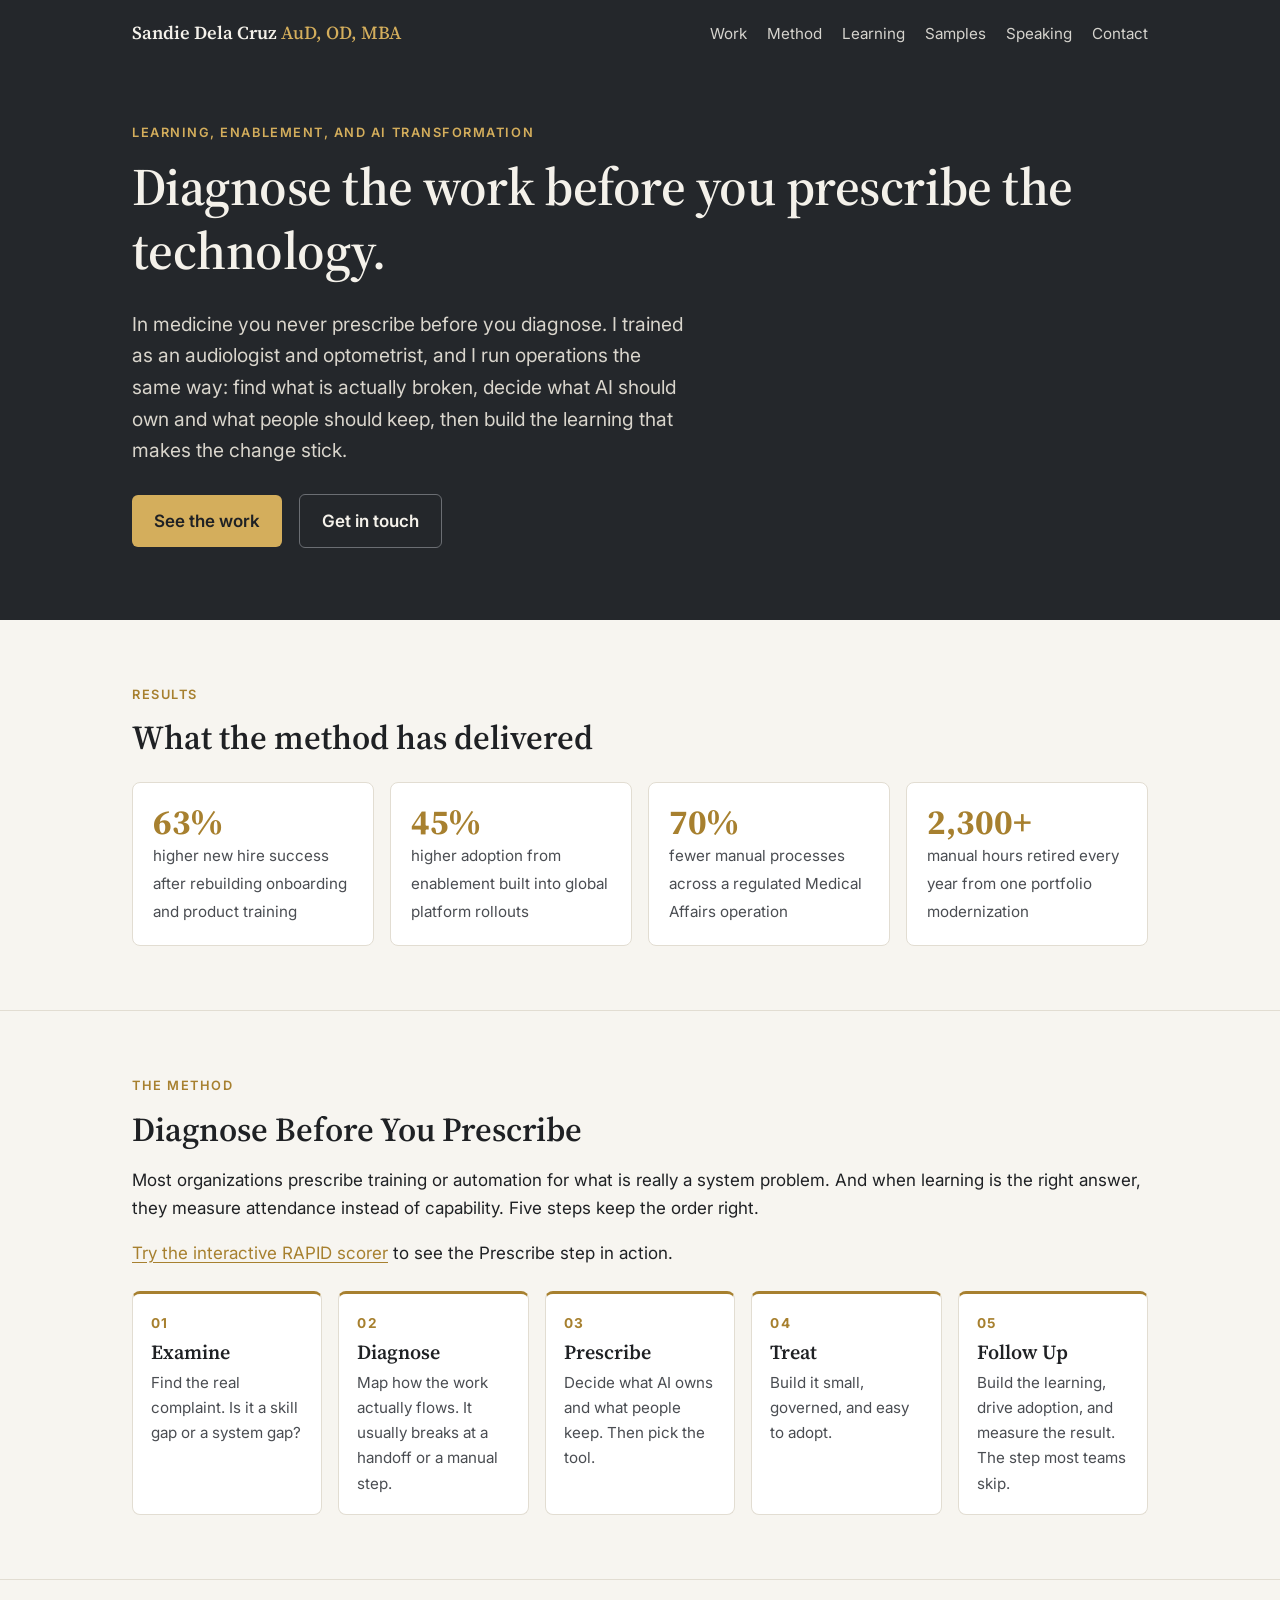
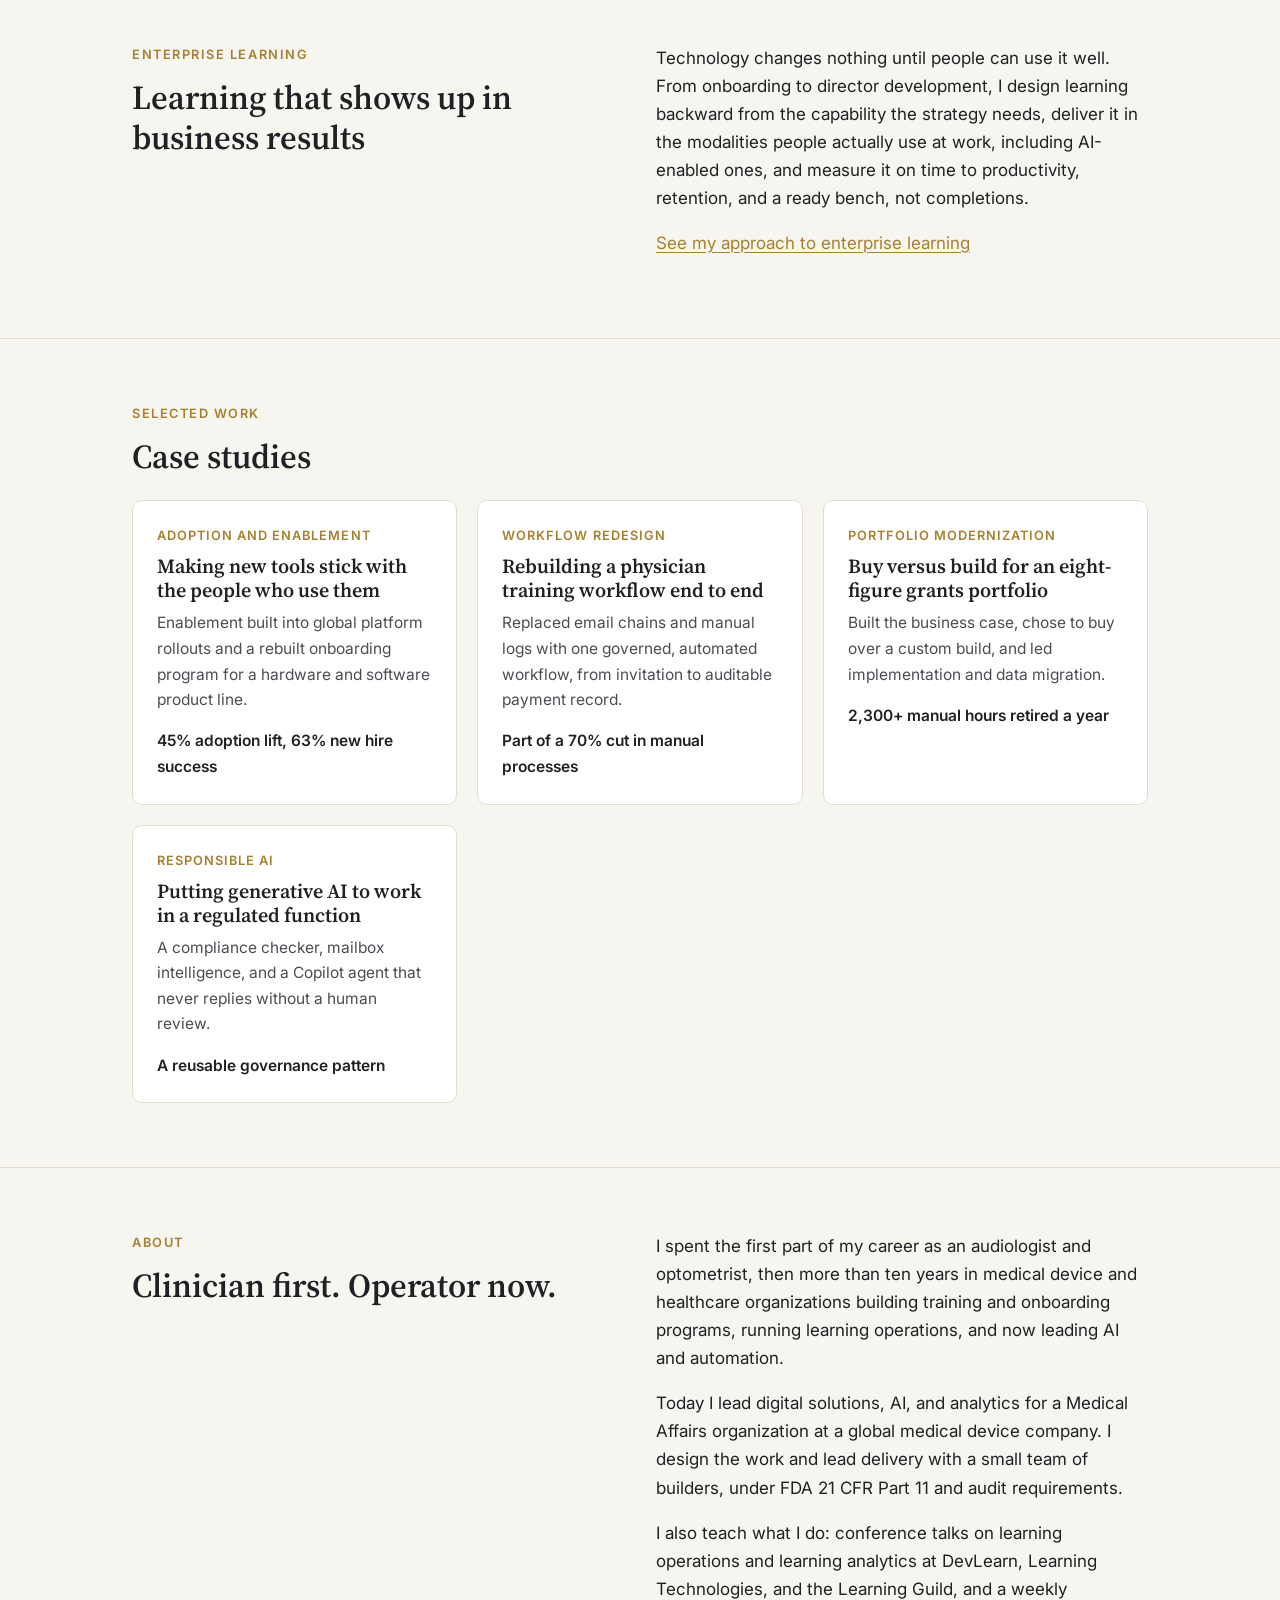
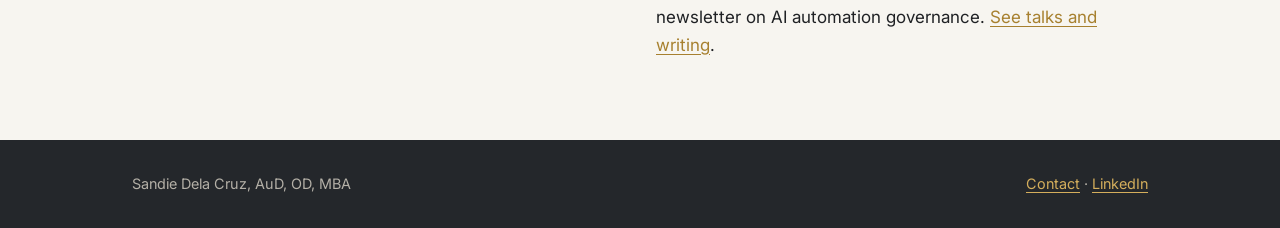
<file: index.html>
<!doctype html>
<html lang="en">
<head>
  <meta charset="UTF-8">
  <meta name="viewport" content="width=device-width, initial-scale=1.0">
  <title>Sandie Dela Cruz, AuD, OD, MBA</title>
  <meta name="description" content="Clinician turned learning, enablement, and AI transformation leader. Diagnose the work before you prescribe the technology, then build the capability that makes it stick.">
  <link rel="preconnect" href="https://fonts.googleapis.com">
  <link rel="preconnect" href="https://fonts.gstatic.com" crossorigin>
  <link href="https://fonts.googleapis.com/css2?family=Inter:wght@400;500;600;700&family=Source+Serif+4:wght@500;600&display=swap" rel="stylesheet">
  <link rel="stylesheet" href="css/styles.css">
</head>
<body>
  <header class="site-header">
    <div class="wrap">
      <a class="brand" href="index.html">Sandie Dela Cruz <span>AuD, OD, MBA</span></a>
      <nav class="nav" aria-label="Main">
        <a href="index.html#work">Work</a>
        <a href="index.html#method">Method</a>
        <a href="learning.html">Learning</a>
        <a href="samples.html">Samples</a>
        <a href="speaking.html">Speaking</a>
        <a href="contact.html">Contact</a>
      </nav>
    </div>
  </header>

  <main>
    <div class="hero">
      <div class="wrap">
        <p class="eyebrow">Learning, Enablement, and AI Transformation</p>
        <h1>Diagnose the work before you prescribe the technology.</h1>
        <p class="lede">In medicine you never prescribe before you diagnose. I trained as an audiologist and optometrist, and I run operations the same way: find what is actually broken, decide what AI should own and what people should keep, then build the learning that makes the change stick.</p>
        <a class="btn" href="#work">See the work</a>
        <a class="btn ghost" href="contact.html">Get in touch</a>
      </div>
    </div>

    <section aria-labelledby="proof">
      <div class="wrap">
        <p class="eyebrow">Results</p>
        <h2 id="proof">What the method has delivered</h2>
        <div class="stats">
          <div class="stat"><strong>63%</strong><span>higher new hire success after rebuilding onboarding and product training</span></div>
          <div class="stat"><strong>45%</strong><span>higher adoption from enablement built into global platform rollouts</span></div>
          <div class="stat"><strong>70%</strong><span>fewer manual processes across a regulated Medical Affairs operation</span></div>
          <div class="stat"><strong>2,300+</strong><span>manual hours retired every year from one portfolio modernization</span></div>
        </div>
      </div>
    </section>

    <section id="method" aria-labelledby="method-h">
      <div class="wrap">
        <p class="eyebrow">The method</p>
        <h2 id="method-h">Diagnose Before You Prescribe</h2>
        <p>Most organizations prescribe training or automation for what is really a system problem. And when learning is the right answer, they measure attendance instead of capability. Five steps keep the order right.</p>
        <p><a href="rapid.html">Try the interactive RAPID scorer</a> to see the Prescribe step in action.</p>
        <ol class="steps">
          <li><h3>Examine</h3><p>Find the real complaint. Is it a skill gap or a system gap?</p></li>
          <li><h3>Diagnose</h3><p>Map how the work actually flows. It usually breaks at a handoff or a manual step.</p></li>
          <li><h3>Prescribe</h3><p>Decide what AI owns and what people keep. Then pick the tool.</p></li>
          <li><h3>Treat</h3><p>Build it small, governed, and easy to adopt.</p></li>
          <li><h3>Follow Up</h3><p>Build the learning, drive adoption, and measure the result. The step most teams skip.</p></li>
        </ol>
      </div>
    </section>

    <section id="learning" aria-labelledby="learning-h">
      <div class="wrap two-col">
        <div>
          <p class="eyebrow">Enterprise learning</p>
          <h2 id="learning-h">Learning that shows up in business results</h2>
        </div>
        <div>
          <p>Technology changes nothing until people can use it well. From onboarding to director development, I design learning backward from the capability the strategy needs, deliver it in the modalities people actually use at work, including AI-enabled ones, and measure it on time to productivity, retention, and a ready bench, not completions.</p>
          <p><a href="learning.html">See my approach to enterprise learning</a></p>
        </div>
      </div>
    </section>

    <section id="work" aria-labelledby="work-h">
      <div class="wrap">
        <p class="eyebrow">Selected work</p>
        <h2 id="work-h">Case studies</h2>
        <div class="cards">
          <a class="card" href="work/adoption.html">
            <span class="tag">Adoption and enablement</span>
            <h3>Making new tools stick with the people who use them</h3>
            <p>Enablement built into global platform rollouts and a rebuilt onboarding program for a hardware and software product line.</p>
            <p class="result">45% adoption lift, 63% new hire success</p>
          </a>
          <a class="card" href="work/physician-training-workflow.html">
            <span class="tag">Workflow redesign</span>
            <h3>Rebuilding a physician training workflow end to end</h3>
            <p>Replaced email chains and manual logs with one governed, automated workflow, from invitation to auditable payment record.</p>
            <p class="result">Part of a 70% cut in manual processes</p>
          </a>
          <a class="card" href="work/grants-portfolio.html">
            <span class="tag">Portfolio modernization</span>
            <h3>Buy versus build for an eight-figure grants portfolio</h3>
            <p>Built the business case, chose to buy over a custom build, and led implementation and data migration.</p>
            <p class="result">2,300+ manual hours retired a year</p>
          </a>
          <a class="card" href="work/governed-ai.html">
            <span class="tag">Responsible AI</span>
            <h3>Putting generative AI to work in a regulated function</h3>
            <p>A compliance checker, mailbox intelligence, and a Copilot agent that never replies without a human review.</p>
            <p class="result">A reusable governance pattern</p>
          </a>
        </div>
      </div>
    </section>

    <section aria-labelledby="about-h">
      <div class="wrap two-col">
        <div>
          <p class="eyebrow">About</p>
          <h2 id="about-h">Clinician first. Operator now.</h2>
        </div>
        <div>
          <p>I spent the first part of my career as an audiologist and optometrist, then more than ten years in medical device and healthcare organizations building training and onboarding programs, running learning operations, and now leading AI and automation.</p>
          <p>Today I lead digital solutions, AI, and analytics for a Medical Affairs organization at a global medical device company. I design the work and lead delivery with a small team of builders, under FDA 21 CFR Part 11 and audit requirements.</p>
          <p>I also teach what I do: conference talks on learning operations and learning analytics at DevLearn, Learning Technologies, and the Learning Guild, and a weekly newsletter on AI automation governance. <a href="speaking.html">See talks and writing</a>.</p>
        </div>
      </div>
    </section>
  </main>

  <footer class="site-footer">
    <div class="wrap">
      <span>Sandie Dela Cruz, AuD, OD, MBA</span>
      <span><a href="contact.html">Contact</a> · <a href="https://www.linkedin.com/in/sandiedelacruz">LinkedIn</a></span>
    </div>
  </footer>
</body>
</html>
</file>
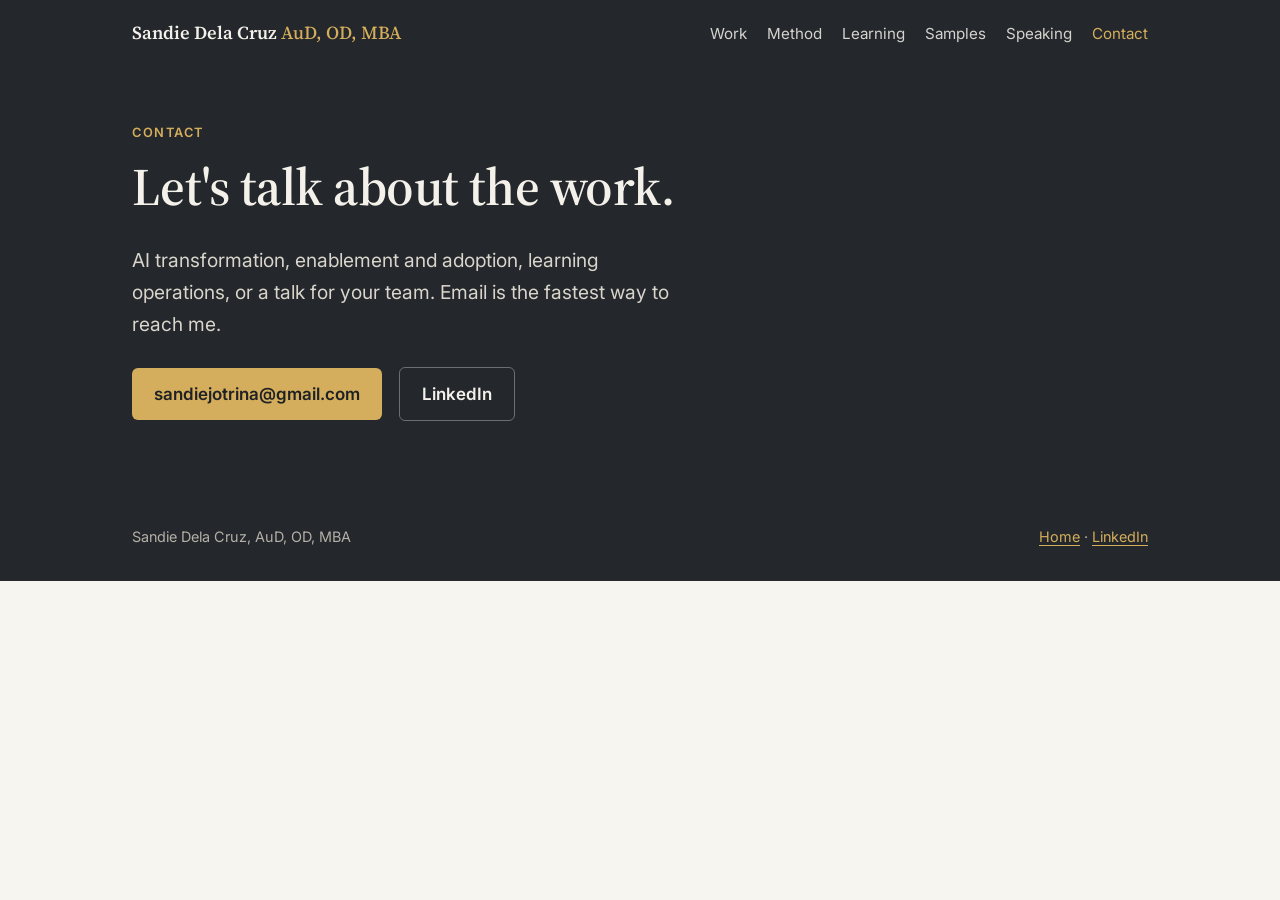
<file: contact.html>
<!doctype html>
<html lang="en">
<head>
  <meta charset="UTF-8">
  <meta name="viewport" content="width=device-width, initial-scale=1.0">
  <title>Contact | Sandie Dela Cruz</title>
  <meta name="description" content="Contact Sandie Dela Cruz about AI transformation, enablement, and speaking.">
  <link rel="preconnect" href="https://fonts.googleapis.com">
  <link rel="preconnect" href="https://fonts.gstatic.com" crossorigin>
  <link href="https://fonts.googleapis.com/css2?family=Inter:wght@400;500;600;700&family=Source+Serif+4:wght@500;600&display=swap" rel="stylesheet">
  <link rel="stylesheet" href="css/styles.css">
</head>
<body>
  <header class="site-header">
    <div class="wrap">
      <a class="brand" href="index.html">Sandie Dela Cruz <span>AuD, OD, MBA</span></a>
      <nav class="nav" aria-label="Main">
        <a href="index.html#work">Work</a>
        <a href="index.html#method">Method</a>
        <a href="learning.html">Learning</a>
        <a href="samples.html">Samples</a>
        <a href="speaking.html">Speaking</a>
        <a href="contact.html" aria-current="page">Contact</a>
      </nav>
    </div>
  </header>

  <main>
    <div class="hero">
      <div class="wrap">
        <p class="eyebrow">Contact</p>
        <h1>Let's talk about the work.</h1>
        <p class="lede">AI transformation, enablement and adoption, learning operations, or a talk for your team. Email is the fastest way to reach me.</p>
        <a class="btn" href="mailto:sandiejotrina@gmail.com">sandiejotrina@gmail.com</a>
        <a class="btn ghost" href="https://www.linkedin.com/in/sandiedelacruz">LinkedIn</a>
      </div>
    </div>
  </main>

  <footer class="site-footer">
    <div class="wrap">
      <span>Sandie Dela Cruz, AuD, OD, MBA</span>
      <span><a href="index.html">Home</a> · <a href="https://www.linkedin.com/in/sandiedelacruz">LinkedIn</a></span>
    </div>
  </footer>
</body>
</html>
</file>
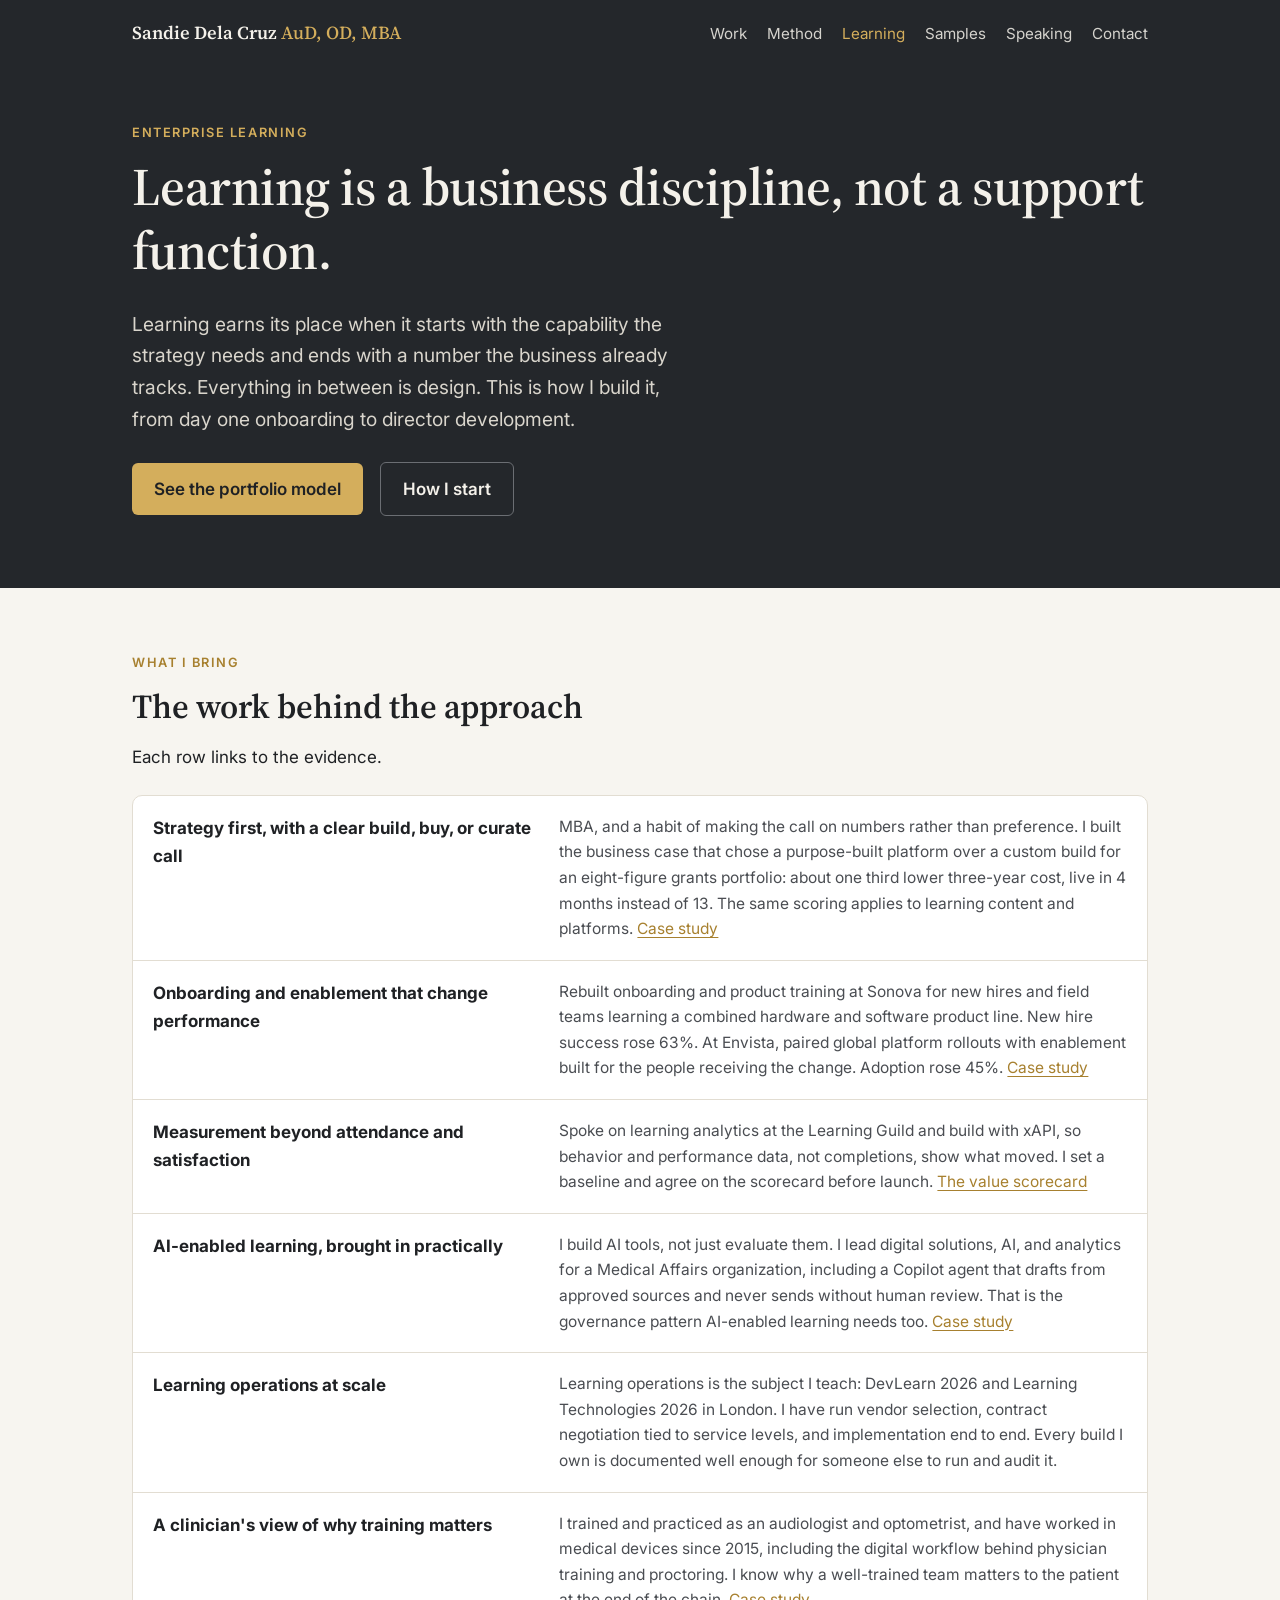
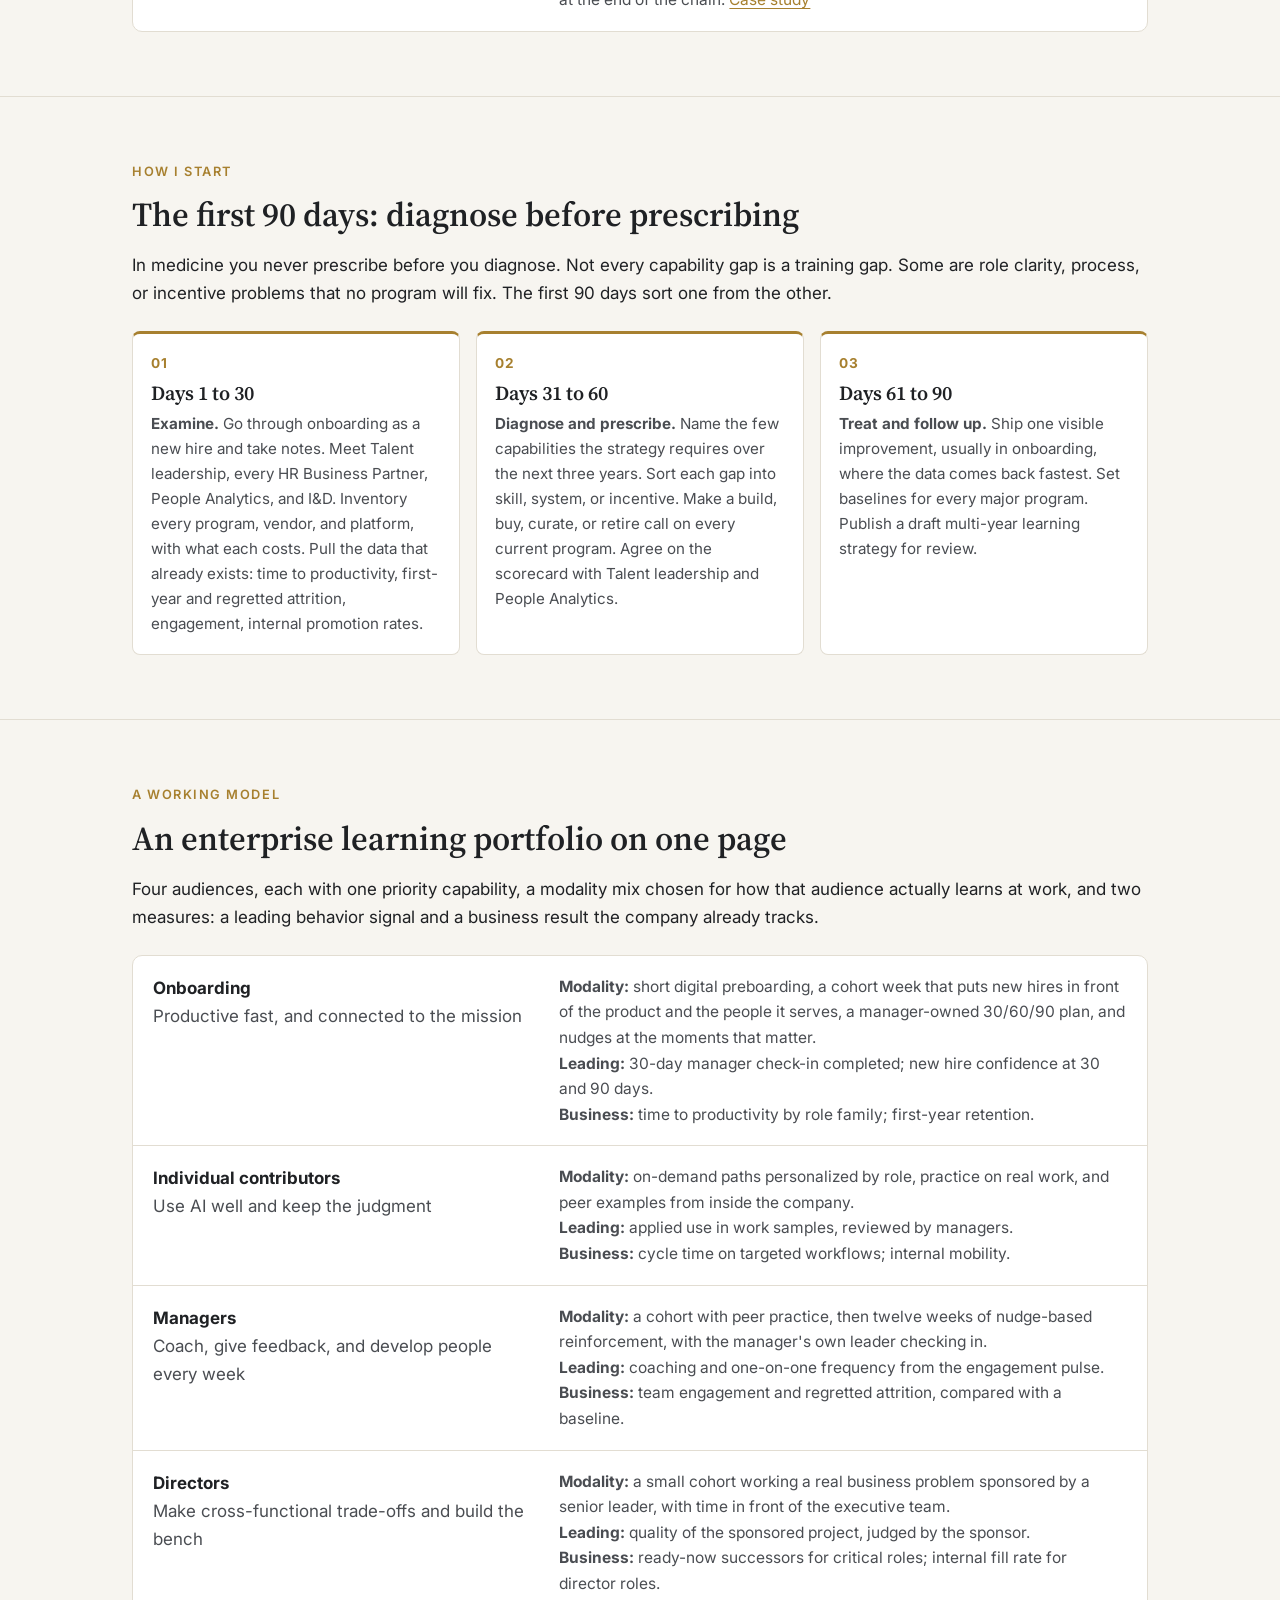
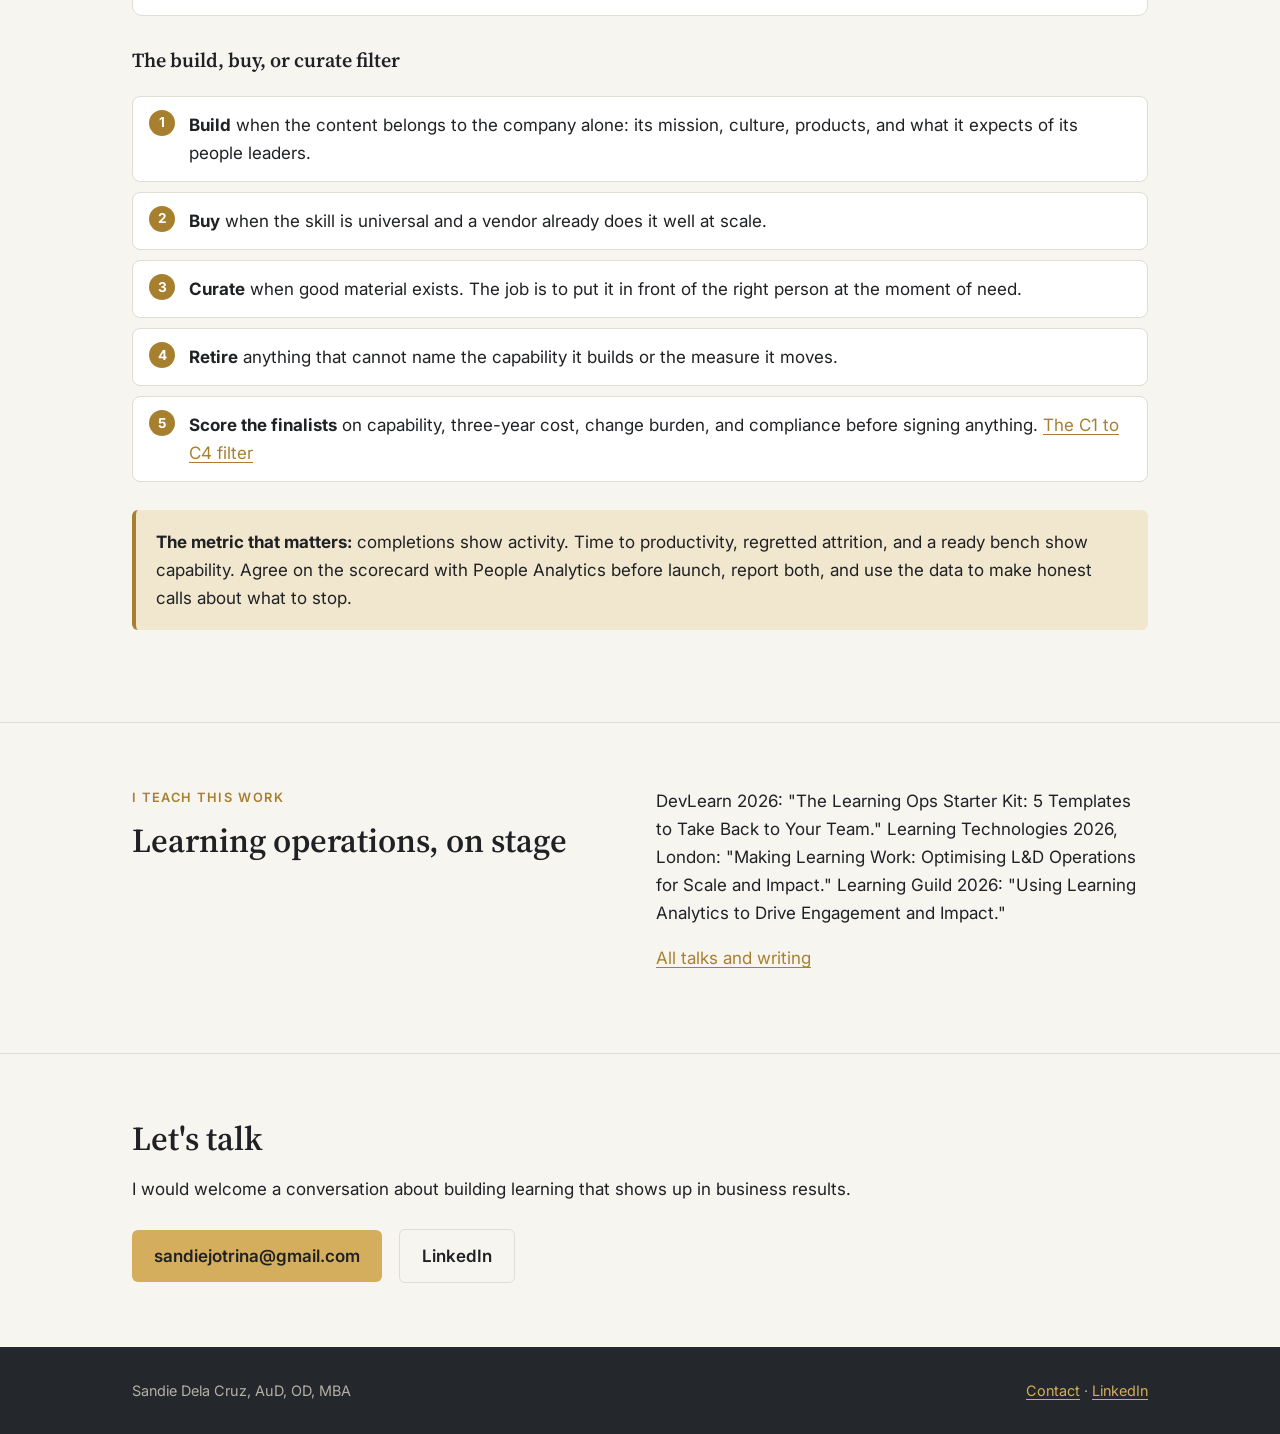
<file: learning.html>
<!doctype html>
<html lang="en">
<head>
  <meta charset="UTF-8">
  <meta name="viewport" content="width=device-width, initial-scale=1.0">
  <title>Enterprise Learning | Sandie Dela Cruz</title>
  <meta name="description" content="How I build enterprise learning as a business discipline: anchored to strategy, designed for how people learn at work, and measured on business results.">
  <link rel="preconnect" href="https://fonts.googleapis.com">
  <link rel="preconnect" href="https://fonts.gstatic.com" crossorigin>
  <link href="https://fonts.googleapis.com/css2?family=Inter:wght@400;500;600;700&family=Source+Serif+4:wght@500;600&display=swap" rel="stylesheet">
  <link rel="stylesheet" href="css/styles.css">
</head>
<body>
  <header class="site-header">
    <div class="wrap">
      <a class="brand" href="index.html">Sandie Dela Cruz <span>AuD, OD, MBA</span></a>
      <nav class="nav" aria-label="Main">
        <a href="index.html#work">Work</a>
        <a href="index.html#method">Method</a>
        <a href="learning.html" aria-current="page">Learning</a>
        <a href="samples.html">Samples</a>
        <a href="speaking.html">Speaking</a>
        <a href="contact.html">Contact</a>
      </nav>
    </div>
  </header>

  <main>
    <div class="hero">
      <div class="wrap">
        <p class="eyebrow">Enterprise learning</p>
        <h1>Learning is a business discipline, not a support function.</h1>
        <p class="lede">Learning earns its place when it starts with the capability the strategy needs and ends with a number the business already tracks. Everything in between is design. This is how I build it, from day one onboarding to director development.</p>
        <a class="btn" href="#sample">See the portfolio model</a>
        <a class="btn ghost" href="#start">How I start</a>
      </div>
    </div>

    <section aria-labelledby="bring-h">
      <div class="wrap">
        <p class="eyebrow">What I bring</p>
        <h2 id="bring-h">The work behind the approach</h2>
        <p>Each row links to the evidence.</p>
        <div class="match">
          <div class="match-row">
            <div><b>Strategy first, with a clear build, buy, or curate call</b></div>
            <div>MBA, and a habit of making the call on numbers rather than preference. I built the business case that chose a purpose-built platform over a custom build for an eight-figure grants portfolio: about one third lower three-year cost, live in 4 months instead of 13. The same scoring applies to learning content and platforms. <a href="work/grants-portfolio.html">Case study</a></div>
          </div>
          <div class="match-row">
            <div><b>Onboarding and enablement that change performance</b></div>
            <div>Rebuilt onboarding and product training at Sonova for new hires and field teams learning a combined hardware and software product line. New hire success rose 63%. At Envista, paired global platform rollouts with enablement built for the people receiving the change. Adoption rose 45%. <a href="work/adoption.html">Case study</a></div>
          </div>
          <div class="match-row">
            <div><b>Measurement beyond attendance and satisfaction</b></div>
            <div>Spoke on learning analytics at the Learning Guild and build with xAPI, so behavior and performance data, not completions, show what moved. I set a baseline and agree on the scorecard before launch. <a href="samples.html#value">The value scorecard</a></div>
          </div>
          <div class="match-row">
            <div><b>AI-enabled learning, brought in practically</b></div>
            <div>I build AI tools, not just evaluate them. I lead digital solutions, AI, and analytics for a Medical Affairs organization, including a Copilot agent that drafts from approved sources and never sends without human review. That is the governance pattern AI-enabled learning needs too. <a href="work/governed-ai.html">Case study</a></div>
          </div>
          <div class="match-row">
            <div><b>Learning operations at scale</b></div>
            <div>Learning operations is the subject I teach: DevLearn 2026 and Learning Technologies 2026 in London. I have run vendor selection, contract negotiation tied to service levels, and implementation end to end. Every build I own is documented well enough for someone else to run and audit it.</div>
          </div>
          <div class="match-row">
            <div><b>A clinician's view of why training matters</b></div>
            <div>I trained and practiced as an audiologist and optometrist, and have worked in medical devices since 2015, including the digital workflow behind physician training and proctoring. I know why a well-trained team matters to the patient at the end of the chain. <a href="work/physician-training-workflow.html">Case study</a></div>
          </div>
        </div>
      </div>
    </section>

    <section id="start" aria-labelledby="start-h">
      <div class="wrap">
        <p class="eyebrow">How I start</p>
        <h2 id="start-h">The first 90 days: diagnose before prescribing</h2>
        <p>In medicine you never prescribe before you diagnose. Not every capability gap is a training gap. Some are role clarity, process, or incentive problems that no program will fix. The first 90 days sort one from the other.</p>
        <ol class="steps">
          <li><h3>Days 1 to 30</h3><p><b>Examine.</b> Go through onboarding as a new hire and take notes. Meet Talent leadership, every HR Business Partner, People Analytics, and I&amp;D. Inventory every program, vendor, and platform, with what each costs. Pull the data that already exists: time to productivity, first-year and regretted attrition, engagement, internal promotion rates.</p></li>
          <li><h3>Days 31 to 60</h3><p><b>Diagnose and prescribe.</b> Name the few capabilities the strategy requires over the next three years. Sort each gap into skill, system, or incentive. Make a build, buy, curate, or retire call on every current program. Agree on the scorecard with Talent leadership and People Analytics.</p></li>
          <li><h3>Days 61 to 90</h3><p><b>Treat and follow up.</b> Ship one visible improvement, usually in onboarding, where the data comes back fastest. Set baselines for every major program. Publish a draft multi-year learning strategy for review.</p></li>
        </ol>
      </div>
    </section>

    <section id="sample" aria-labelledby="tool-h">
      <div class="wrap">
        <p class="eyebrow">A working model</p>
        <h2 id="tool-h">An enterprise learning portfolio on one page</h2>
        <p>Four audiences, each with one priority capability, a modality mix chosen for how that audience actually learns at work, and two measures: a leading behavior signal and a business result the company already tracks.</p>
        <div class="match">
          <div class="match-row">
            <div><b>Onboarding</b><br><span style="font-weight:400;color:var(--ink-soft)">Productive fast, and connected to the mission</span></div>
            <div><b>Modality:</b> short digital preboarding, a cohort week that puts new hires in front of the product and the people it serves, a manager-owned 30/60/90 plan, and nudges at the moments that matter.<br><b>Leading:</b> 30-day manager check-in completed; new hire confidence at 30 and 90 days.<br><b>Business:</b> time to productivity by role family; first-year retention.</div>
          </div>
          <div class="match-row">
            <div><b>Individual contributors</b><br><span style="font-weight:400;color:var(--ink-soft)">Use AI well and keep the judgment</span></div>
            <div><b>Modality:</b> on-demand paths personalized by role, practice on real work, and peer examples from inside the company.<br><b>Leading:</b> applied use in work samples, reviewed by managers.<br><b>Business:</b> cycle time on targeted workflows; internal mobility.</div>
          </div>
          <div class="match-row">
            <div><b>Managers</b><br><span style="font-weight:400;color:var(--ink-soft)">Coach, give feedback, and develop people every week</span></div>
            <div><b>Modality:</b> a cohort with peer practice, then twelve weeks of nudge-based reinforcement, with the manager's own leader checking in.<br><b>Leading:</b> coaching and one-on-one frequency from the engagement pulse.<br><b>Business:</b> team engagement and regretted attrition, compared with a baseline.</div>
          </div>
          <div class="match-row">
            <div><b>Directors</b><br><span style="font-weight:400;color:var(--ink-soft)">Make cross-functional trade-offs and build the bench</span></div>
            <div><b>Modality:</b> a small cohort working a real business problem sponsored by a senior leader, with time in front of the executive team.<br><b>Leading:</b> quality of the sponsored project, judged by the sponsor.<br><b>Business:</b> ready-now successors for critical roles; internal fill rate for director roles.</div>
          </div>
        </div>

        <h3 style="margin-top:32px">The build, buy, or curate filter</h3>
        <ol class="flow">
          <li><b>Build</b> when the content belongs to the company alone: its mission, culture, products, and what it expects of its people leaders.</li>
          <li><b>Buy</b> when the skill is universal and a vendor already does it well at scale.</li>
          <li><b>Curate</b> when good material exists. The job is to put it in front of the right person at the moment of need.</li>
          <li><b>Retire</b> anything that cannot name the capability it builds or the measure it moves.</li>
          <li><b>Score the finalists</b> on capability, three-year cost, change burden, and compliance before signing anything. <a href="samples.html#tools">The C1 to C4 filter</a></li>
        </ol>
        <div class="callout">
          <p><b>The metric that matters:</b> completions show activity. Time to productivity, regretted attrition, and a ready bench show capability. Agree on the scorecard with People Analytics before launch, report both, and use the data to make honest calls about what to stop.</p>
        </div>
      </div>
    </section>

    <section aria-labelledby="talks-h">
      <div class="wrap two-col">
        <div>
          <p class="eyebrow">I teach this work</p>
          <h2 id="talks-h">Learning operations, on stage</h2>
        </div>
        <div>
          <p>DevLearn 2026: "The Learning Ops Starter Kit: 5 Templates to Take Back to Your Team." Learning Technologies 2026, London: "Making Learning Work: Optimising L&amp;D Operations for Scale and Impact." Learning Guild 2026: "Using Learning Analytics to Drive Engagement and Impact."</p>
          <p><a href="speaking.html">All talks and writing</a></p>
        </div>
      </div>
    </section>

    <section aria-labelledby="next-h">
      <div class="wrap">
        <h2 id="next-h">Let's talk</h2>
        <p>I would welcome a conversation about building learning that shows up in business results.</p>
        <a class="btn" href="mailto:sandiejotrina@gmail.com">sandiejotrina@gmail.com</a>
        <a class="btn ghost" style="color:var(--ink);border-color:var(--line)" href="https://www.linkedin.com/in/sandiedelacruz">LinkedIn</a>
      </div>
    </section>
  </main>

  <footer class="site-footer">
    <div class="wrap">
      <span>Sandie Dela Cruz, AuD, OD, MBA</span>
      <span><a href="contact.html">Contact</a> · <a href="https://www.linkedin.com/in/sandiedelacruz">LinkedIn</a></span>
    </div>
  </footer>
</body>
</html>
</file>
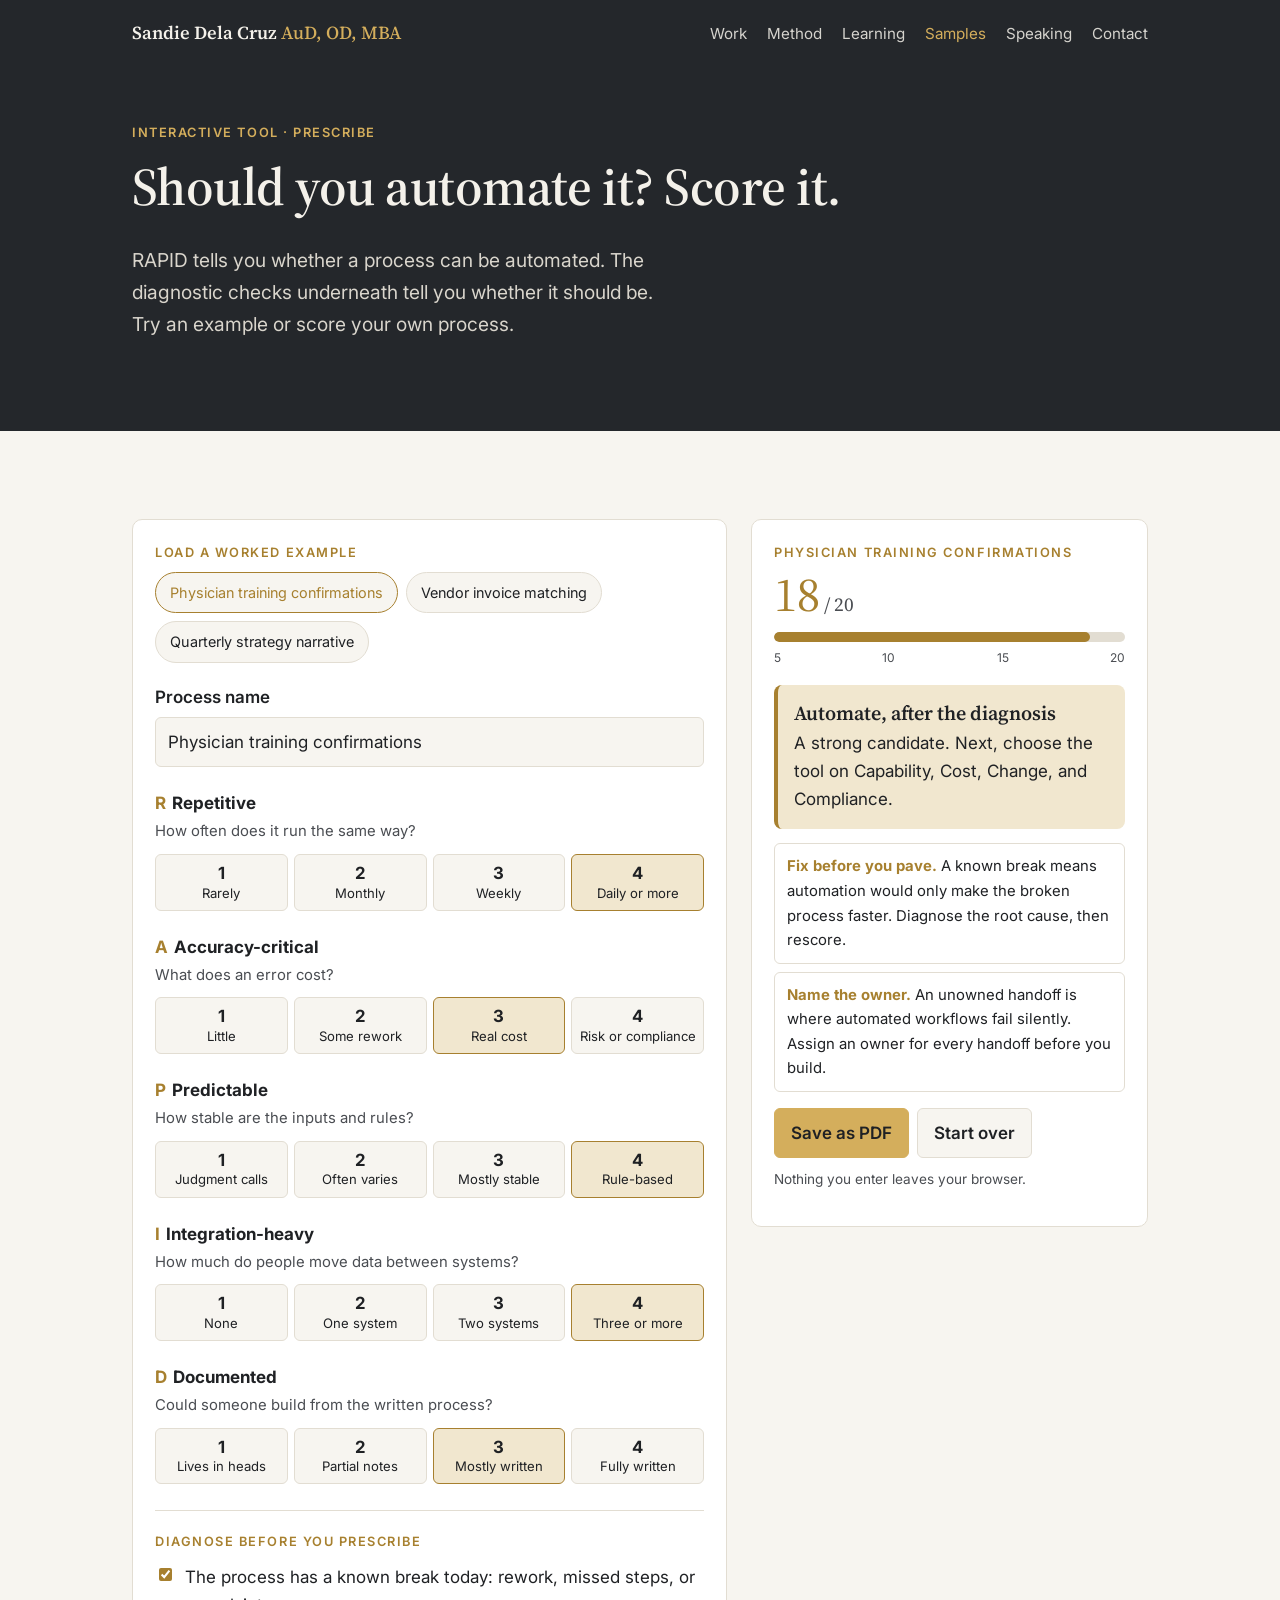
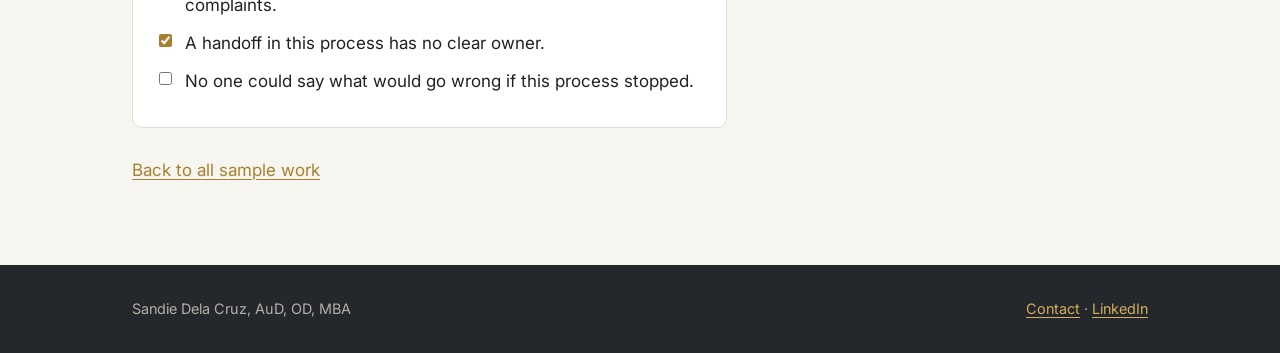
<file: rapid.html>
<!doctype html>
<html lang="en">
<head>
  <meta charset="UTF-8">
  <meta name="viewport" content="width=device-width, initial-scale=1.0">
  <title>RAPID Scorer | Sandie Dela Cruz</title>
  <meta name="description" content="Score any process on RAPID to decide whether to automate it, document it first, or redesign it. An interactive tool from the Diagnose Before You Prescribe method.">
  <link rel="preconnect" href="https://fonts.googleapis.com">
  <link rel="preconnect" href="https://fonts.gstatic.com" crossorigin>
  <link href="https://fonts.googleapis.com/css2?family=Inter:wght@400;500;600;700&family=Source+Serif+4:wght@500;600&display=swap" rel="stylesheet">
  <link rel="stylesheet" href="css/styles.css">
  <style>
    .scorer { display: grid; gap: 24px; margin-top: 24px; }
    @media (min-width: 900px) { .scorer { grid-template-columns: 3fr 2fr; align-items: start; } }
    .panel { background: var(--surface); border: 1px solid var(--line); border-radius: 10px; padding: 22px; }
    .examples { display: flex; flex-wrap: wrap; gap: 8px; margin: 8px 0 20px; }
    .chip {
      font: inherit; font-size: 0.9rem; cursor: pointer;
      padding: 8px 14px; border-radius: 999px;
      border: 1px solid var(--line); background: var(--bg); color: var(--ink);
    }
    .chip:hover, .chip[aria-pressed="true"] { border-color: var(--gold); color: var(--gold); }
    label.field { display: block; font-weight: 600; margin-bottom: 6px; }
    input[type="text"] {
      width: 100%; font: inherit; padding: 10px 12px; border-radius: 6px;
      border: 1px solid var(--line); background: var(--bg); color: var(--ink);
    }
    fieldset { border: 0; padding: 0; margin: 22px 0 0; }
    legend { font-weight: 700; padding: 0; }
    legend span { color: var(--gold); margin-right: 6px; }
    .q { color: var(--ink-soft); font-size: 0.93rem; margin: 2px 0 10px; }
    .opts { display: grid; grid-template-columns: repeat(4, 1fr); gap: 6px; }
    .opts input { position: absolute; opacity: 0; pointer-events: none; }
    .opts label {
      display: block; text-align: center; cursor: pointer;
      padding: 8px 4px; border: 1px solid var(--line); border-radius: 6px;
      font-size: 0.82rem; line-height: 1.3; background: var(--bg);
    }
    .opts label b { display: block; font-size: 1.05rem; }
    .opts input:checked + label { border-color: var(--gold); background: var(--gold-soft); }
    .opts input:focus-visible + label { outline: 2px solid var(--gold); outline-offset: 2px; }
    .checks { margin-top: 26px; padding-top: 20px; border-top: 1px solid var(--line); }
    .checks label { display: flex; gap: 10px; align-items: flex-start; margin-bottom: 10px; cursor: pointer; }
    .checks input { margin-top: 5px; accent-color: var(--gold); }
    .result { position: sticky; top: 16px; }
    .total { font-family: "Source Serif 4", Georgia, serif; font-size: 3rem; line-height: 1; color: var(--gold); }
    .total small { font-size: 1.2rem; color: var(--ink-soft); }
    .meter { height: 10px; border-radius: 999px; background: var(--line); margin: 14px 0 6px; position: relative; overflow: hidden; }
    .meter i { position: absolute; inset: 0 auto 0 0; background: var(--gold); border-radius: 999px; transition: width 0.2s; }
    .bands { display: flex; justify-content: space-between; font-size: 0.75rem; color: var(--ink-soft); }
    .verdict { margin-top: 18px; padding: 16px; border-radius: 8px; background: var(--gold-soft); border-left: 4px solid var(--gold); }
    .verdict h3 { margin: 0 0 4px; }
    .verdict p { margin: 0; }
    .flags { list-style: none; padding: 0; margin: 14px 0 0; }
    .flags li { padding: 10px 12px; border: 1px solid var(--line); border-radius: 6px; margin-bottom: 8px; font-size: 0.93rem; }
    .flags li b { color: var(--gold); }
    .actions { margin-top: 16px; display: flex; flex-wrap: wrap; gap: 8px; }
    .actions button {
      font: inherit; font-weight: 600; cursor: pointer; padding: 10px 16px; border-radius: 6px;
      border: 1px solid var(--line); background: var(--bg); color: var(--ink);
    }
    .actions button.primary { background: #d4ae5c; border-color: #d4ae5c; color: #1f2124; }
    .note { font-size: 0.85rem; color: var(--ink-soft); margin-top: 10px; }
    @media print {
      .site-header, .site-footer, .hero .btn, .examples, .actions, .note { display: none !important; }
      .hero { background: none !important; color: #000 !important; padding: 0 !important; }
      .result { position: static; }
      body { background: #fff; }
    }
  </style>
</head>
<body>
  <header class="site-header">
    <div class="wrap">
      <a class="brand" href="index.html">Sandie Dela Cruz <span>AuD, OD, MBA</span></a>
      <nav class="nav" aria-label="Main">
        <a href="index.html#work">Work</a>
        <a href="index.html#method">Method</a>
        <a href="learning.html">Learning</a>
        <a href="samples.html" aria-current="page">Samples</a>
        <a href="speaking.html">Speaking</a>
        <a href="contact.html">Contact</a>
      </nav>
    </div>
  </header>

  <main>
    <div class="hero">
      <div class="wrap">
        <p class="eyebrow">Interactive tool · Prescribe</p>
        <h1>Should you automate it? Score it.</h1>
        <p class="lede">RAPID tells you whether a process can be automated. The diagnostic checks underneath tell you whether it should be. Try an example or score your own process.</p>
      </div>
    </div>

    <section>
      <div class="wrap">
        <div class="scorer">
          <form class="panel" id="rapid-form" onsubmit="return false">
            <p class="eyebrow" style="margin-bottom:4px">Load a worked example</p>
            <div class="examples" role="group" aria-label="Worked examples">
              <button type="button" class="chip" data-ex="0">Physician training confirmations</button>
              <button type="button" class="chip" data-ex="1">Vendor invoice matching</button>
              <button type="button" class="chip" data-ex="2">Quarterly strategy narrative</button>
            </div>

            <label class="field" for="pname">Process name</label>
            <input type="text" id="pname" placeholder="For example: new hire system access requests">

            <div id="dims"></div>

            <div class="checks">
              <p class="eyebrow" style="margin-bottom:10px">Diagnose before you prescribe</p>
              <label><input type="checkbox" id="c-broken"> <span>The process has a known break today: rework, missed steps, or complaints.</span></label>
              <label><input type="checkbox" id="c-owner"> <span>A handoff in this process has no clear owner.</span></label>
              <label><input type="checkbox" id="c-value"> <span>No one could say what would go wrong if this process stopped.</span></label>
            </div>
          </form>

          <aside class="panel result" aria-live="polite">
            <p class="eyebrow" style="margin-bottom:6px" id="r-name">Your result</p>
            <div class="total"><span id="r-total">0</span><small> / 20</small></div>
            <div class="meter" aria-hidden="true"><i id="r-bar" style="width:0%"></i></div>
            <div class="bands"><span>5</span><span>10</span><span>15</span><span>20</span></div>
            <div class="verdict">
              <h3 id="r-verdict">Score all five</h3>
              <p id="r-detail">Pick a level for each letter, or load an example.</p>
            </div>
            <ul class="flags" id="r-flags"></ul>
            <div class="actions">
              <button type="button" class="primary" id="b-print">Save as PDF</button>
              <button type="button" id="b-reset">Start over</button>
            </div>
            <p class="note">Nothing you enter leaves your browser.</p>
          </aside>
        </div>
        <p style="margin-top:28px"><a href="samples.html">Back to all sample work</a></p>
      </div>
    </section>
  </main>

  <footer class="site-footer">
    <div class="wrap">
      <span>Sandie Dela Cruz, AuD, OD, MBA</span>
      <span><a href="contact.html">Contact</a> · <a href="https://www.linkedin.com/in/sandiedelacruz">LinkedIn</a></span>
    </div>
  </footer>

  <script>
  (function () {
    var DIMS = [
      { k: "R", name: "Repetitive", q: "How often does it run the same way?",
        levels: ["Rarely", "Monthly", "Weekly", "Daily or more"] },
      { k: "A", name: "Accuracy-critical", q: "What does an error cost?",
        levels: ["Little", "Some rework", "Real cost", "Risk or compliance"] },
      { k: "P", name: "Predictable", q: "How stable are the inputs and rules?",
        levels: ["Judgment calls", "Often varies", "Mostly stable", "Rule-based"] },
      { k: "I", name: "Integration-heavy", q: "How much do people move data between systems?",
        levels: ["None", "One system", "Two systems", "Three or more"] },
      { k: "D", name: "Documented", q: "Could someone build from the written process?",
        levels: ["Lives in heads", "Partial notes", "Mostly written", "Fully written"] }
    ];
    var EXAMPLES = [
      { name: "Physician training confirmations", s: [4, 3, 4, 4, 3], broken: true, owner: true, value: false },
      { name: "Vendor invoice matching", s: [4, 4, 3, 3, 2], broken: false, owner: false, value: false },
      { name: "Quarterly strategy narrative", s: [1, 3, 1, 2, 1], broken: false, owner: false, value: false }
    ];

    var dimsEl = document.getElementById("dims");
    DIMS.forEach(function (d, i) {
      var fs = document.createElement("fieldset");
      var html = '<legend><span>' + d.k + '</span>' + d.name + '</legend><p class="q">' + d.q + '</p><div class="opts">';
      d.levels.forEach(function (lv, j) {
        var id = "d" + i + "v" + (j + 1);
        html += '<input type="radio" name="d' + i + '" id="' + id + '" value="' + (j + 1) + '">' +
                '<label for="' + id + '"><b>' + (j + 1) + '</b>' + lv + '</label>';
      });
      fs.innerHTML = html + "</div>";
      dimsEl.appendChild(fs);
    });

    function $(id) { return document.getElementById(id); }
    var form = $("rapid-form");

    function scores() {
      return DIMS.map(function (_, i) {
        var c = form.querySelector('input[name="d' + i + '"]:checked');
        return c ? +c.value : 0;
      });
    }

    function render() {
      var s = scores();
      var done = s.every(function (v) { return v > 0; });
      var total = s.reduce(function (a, b) { return a + b; }, 0);
      var name = $("pname").value.trim();
      $("r-name").textContent = name ? name : "Your result";
      $("r-total").textContent = total;
      $("r-bar").style.width = (total / 20 * 100) + "%";

      var verdict = "Score all five", detail = "Pick a level for each letter, or load an example.";
      if (done) {
        if (total >= 15) { verdict = "Automate"; detail = "A strong candidate. Next, choose the tool on Capability, Cost, Change, and Compliance."; }
        else if (total >= 10) { verdict = "Not ready: document first"; detail = "Standardize and write down the process, then score it again."; }
        else { verdict = "Redesign or leave to people"; detail = "Automation would add cost without adding value. This work needs judgment."; }
      }

      var flags = [];
      if (done) {
        if ($("c-value").checked) flags.push(["Question it first.", "If no one can say what breaks when it stops, ask whether the process should exist at all. The cheapest automation is the one you never build."]);
        if ($("c-broken").checked) flags.push(["Fix before you pave.", "A known break means automation would only make the broken process faster. Diagnose the root cause, then rescore."]);
        if ($("c-owner").checked) flags.push(["Name the owner.", "An unowned handoff is where automated workflows fail silently. Assign an owner for every handoff before you build."]);
        if (s[4] <= 2 && total >= 15) flags.push(["Write it down.", "The score says automate, but D is low. Document the real steps first, or you will automate a guess."]);
        if (s[1] === 4 && total >= 15) flags.push(["Keep a person on the output.", "Errors carry risk or compliance exposure. Build a human review gate into the design."]);
        if (flags.length && total >= 15) verdict = "Automate, after the diagnosis";
      }

      $("r-verdict").textContent = verdict;
      $("r-detail").textContent = detail;
      $("r-flags").innerHTML = flags.map(function (f) {
        return "<li><b>" + f[0] + "</b> " + f[1] + "</li>";
      }).join("");
    }

    function load(i) {
      var ex = EXAMPLES[i];
      $("pname").value = ex.name;
      ex.s.forEach(function (v, j) { $("d" + j + "v" + v).checked = true; });
      $("c-broken").checked = ex.broken;
      $("c-owner").checked = ex.owner;
      $("c-value").checked = ex.value;
      document.querySelectorAll(".chip").forEach(function (c, j) { c.setAttribute("aria-pressed", j === i ? "true" : "false"); });
      render();
    }

    document.querySelectorAll(".chip").forEach(function (c) {
      c.addEventListener("click", function () { load(+c.getAttribute("data-ex")); });
    });
    form.addEventListener("change", render);
    $("pname").addEventListener("input", render);
    $("b-print").addEventListener("click", function () { window.print(); });
    $("b-reset").addEventListener("click", function () {
      form.reset();
      document.querySelectorAll(".chip").forEach(function (c) { c.setAttribute("aria-pressed", "false"); });
      render();
    });

    load(0);
  })();
  </script>
</body>
</html>
</file>
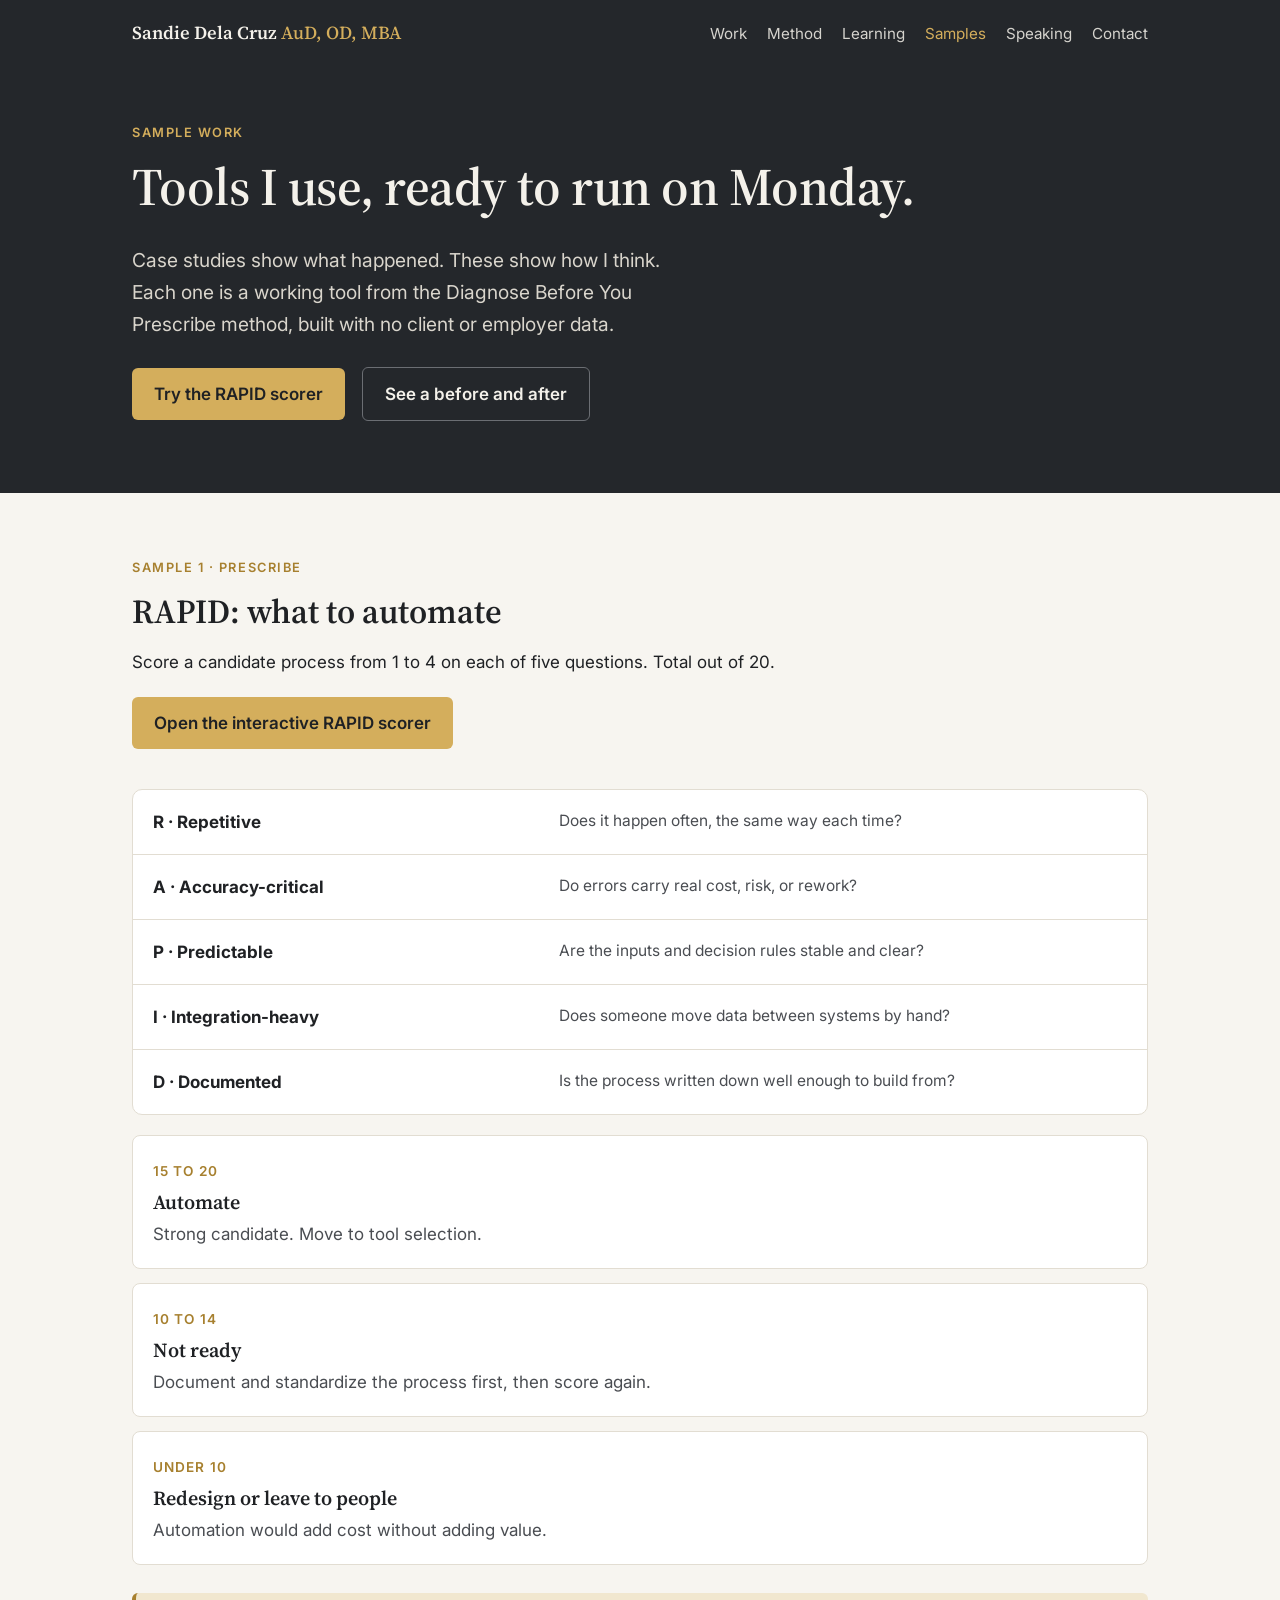
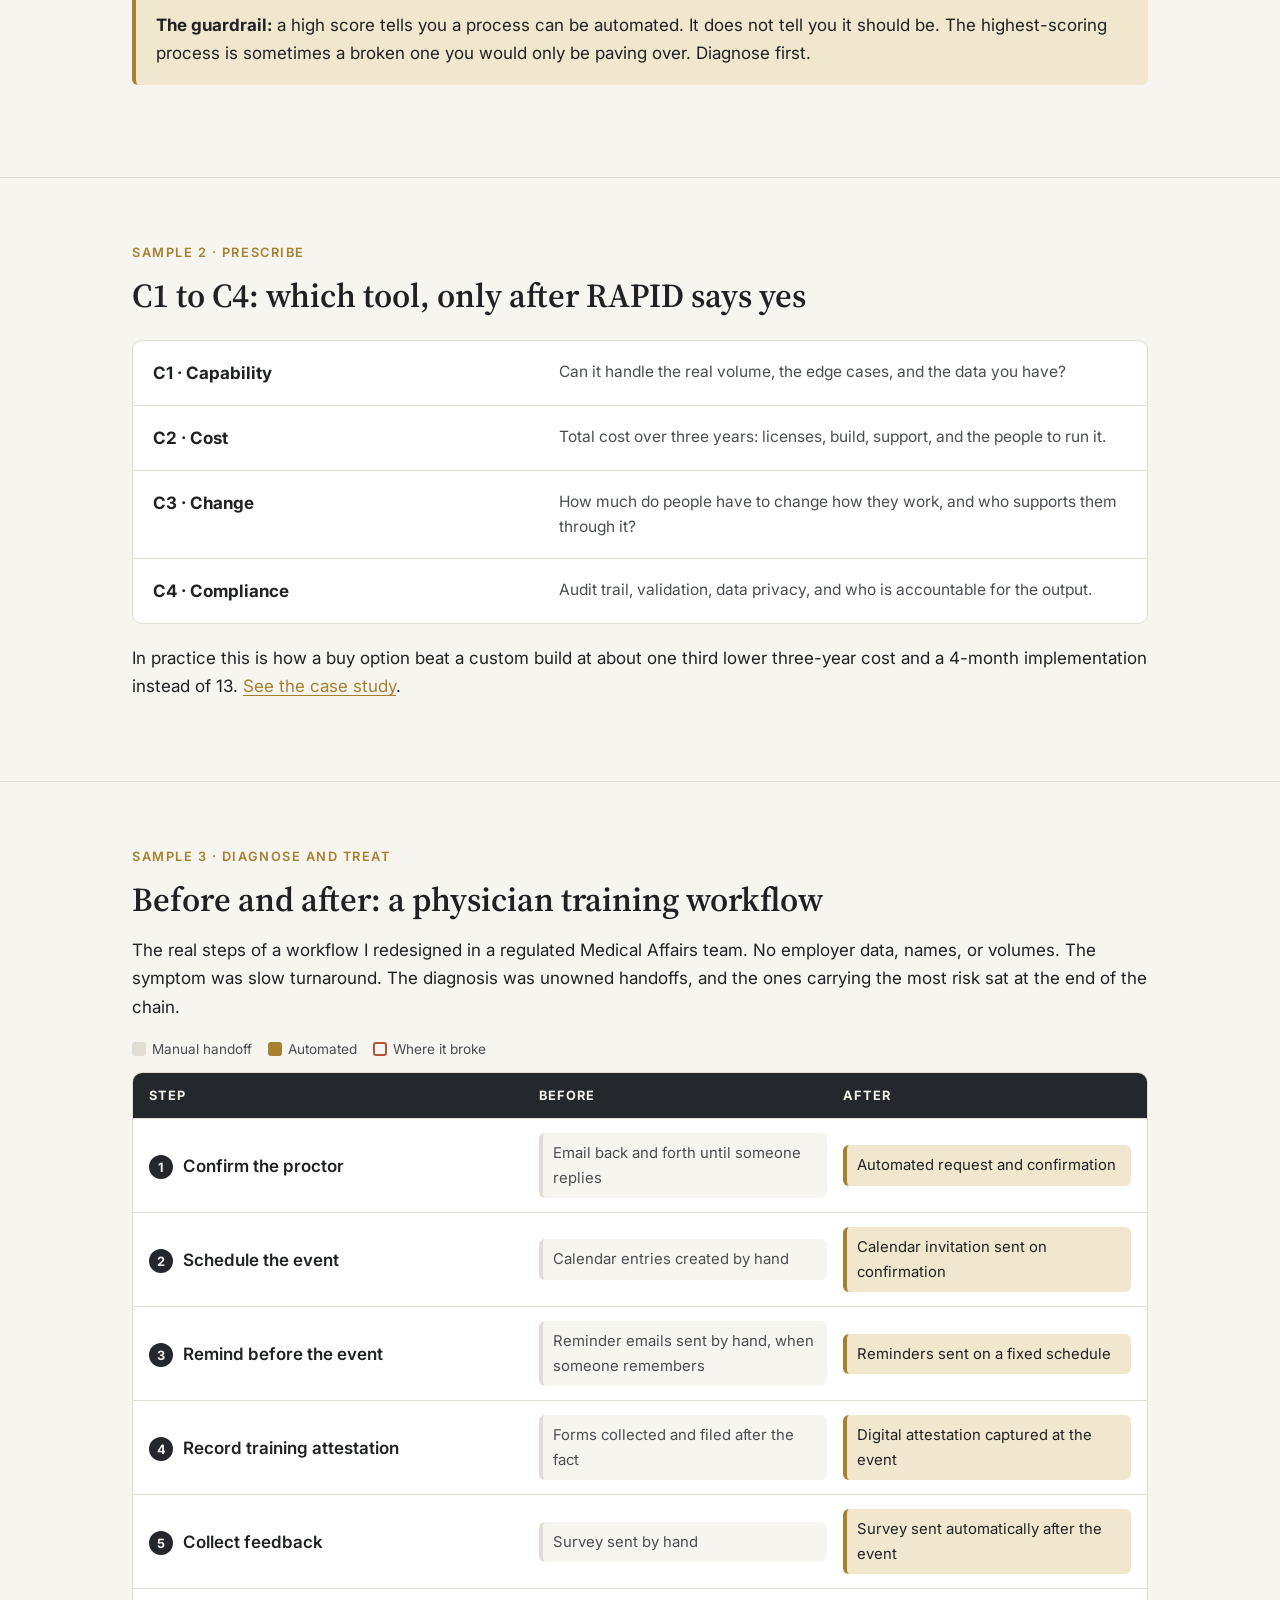
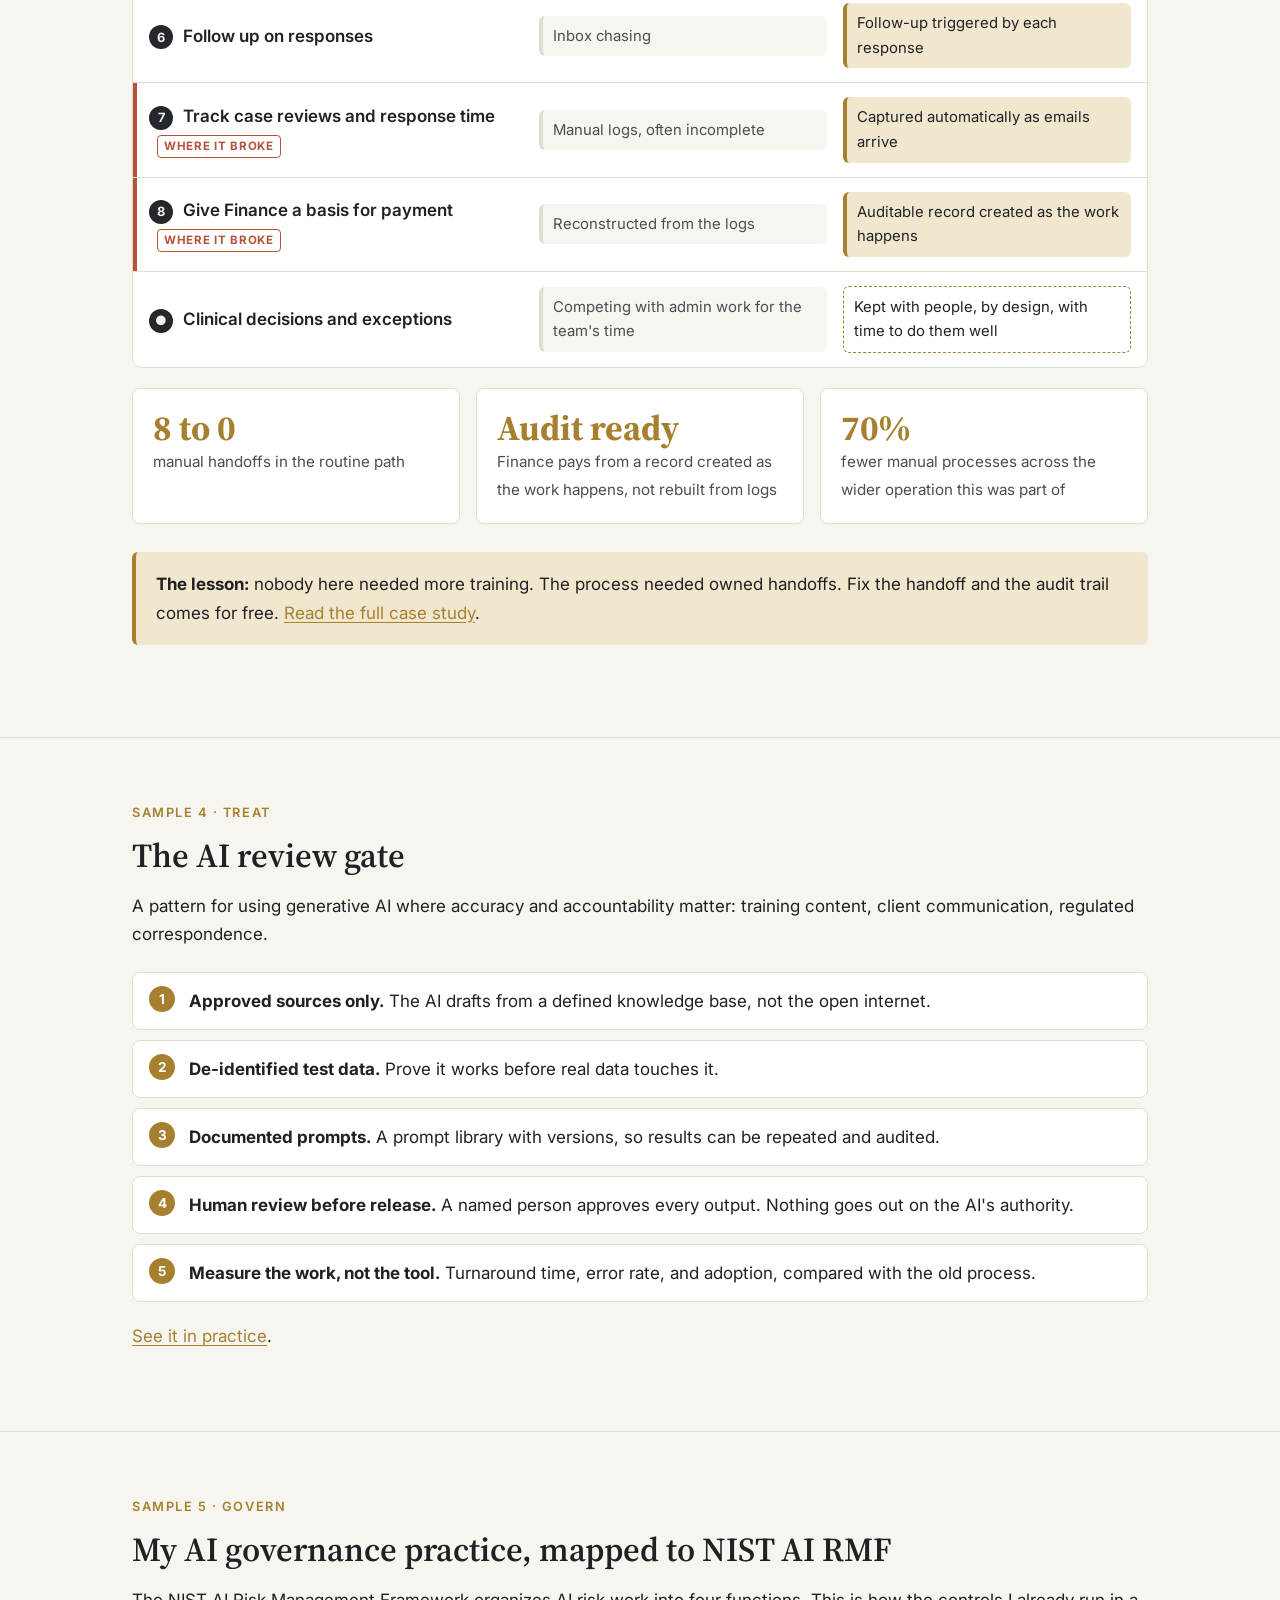
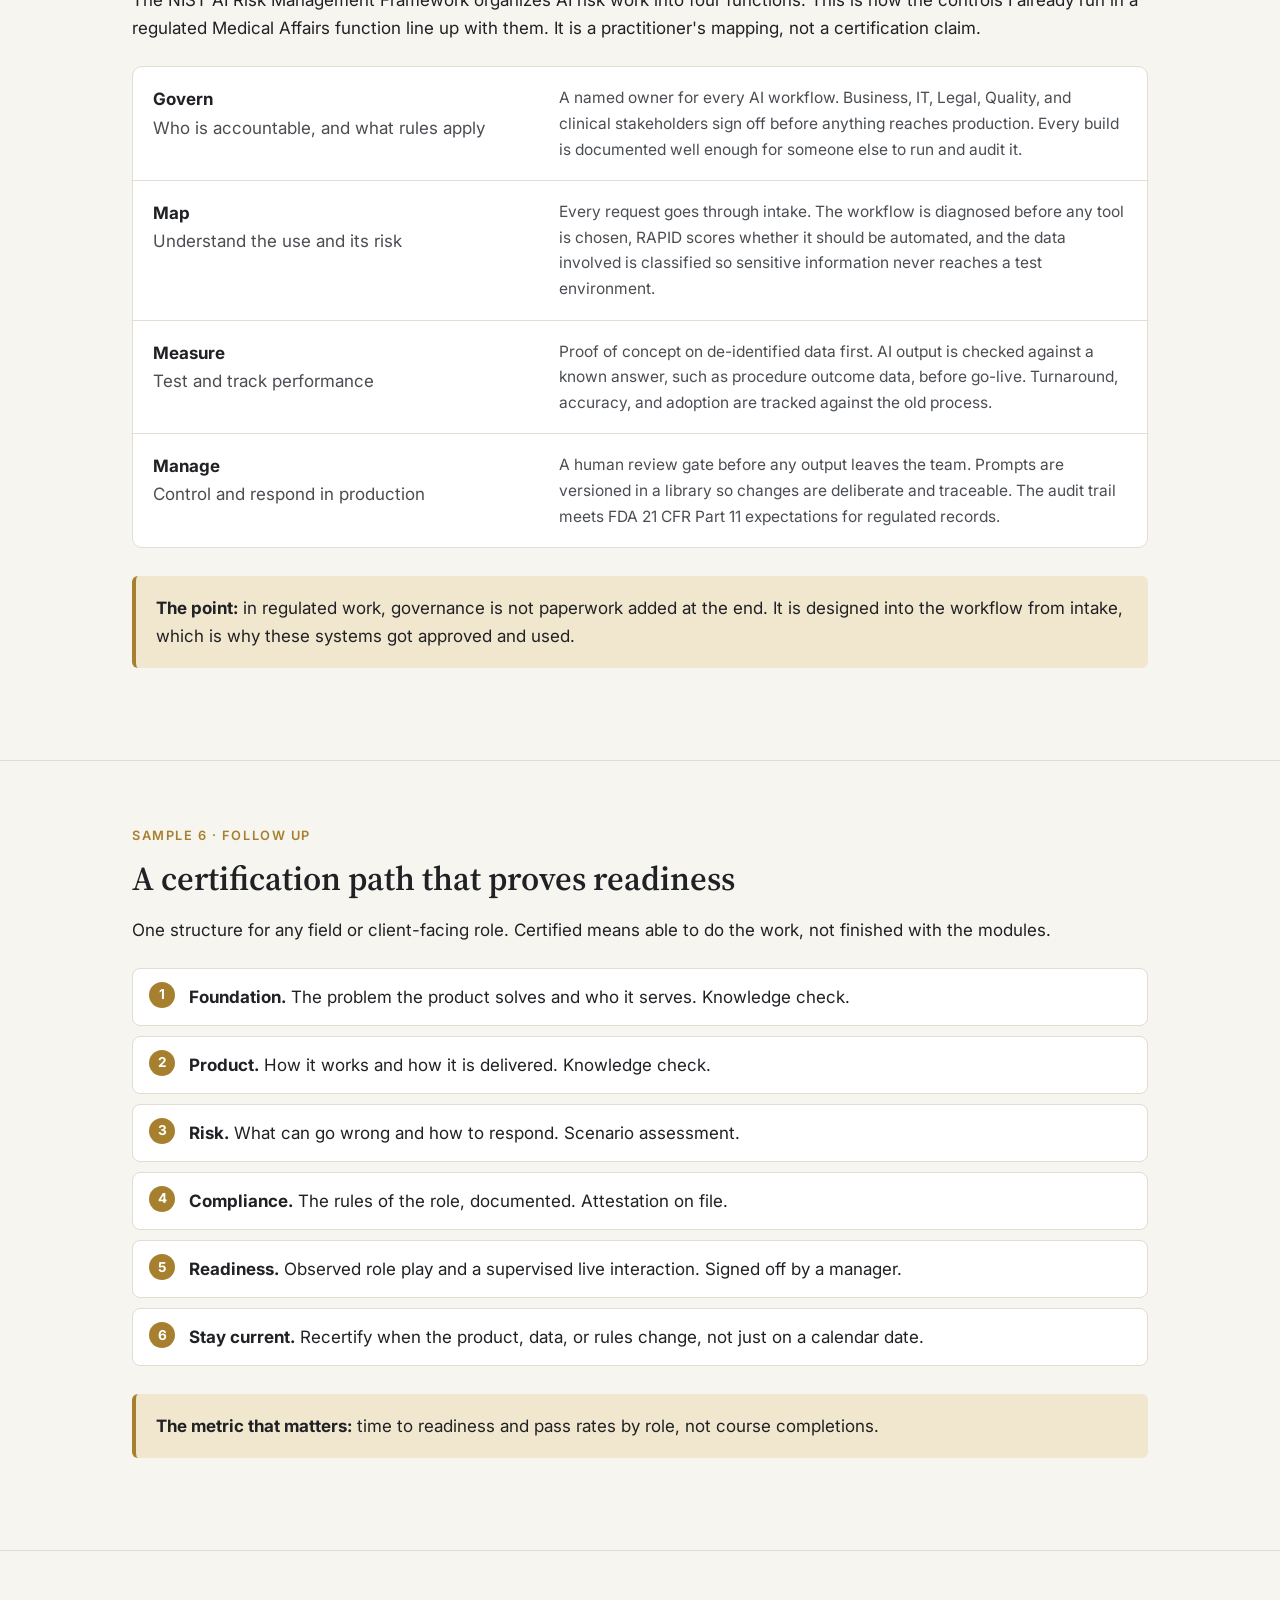
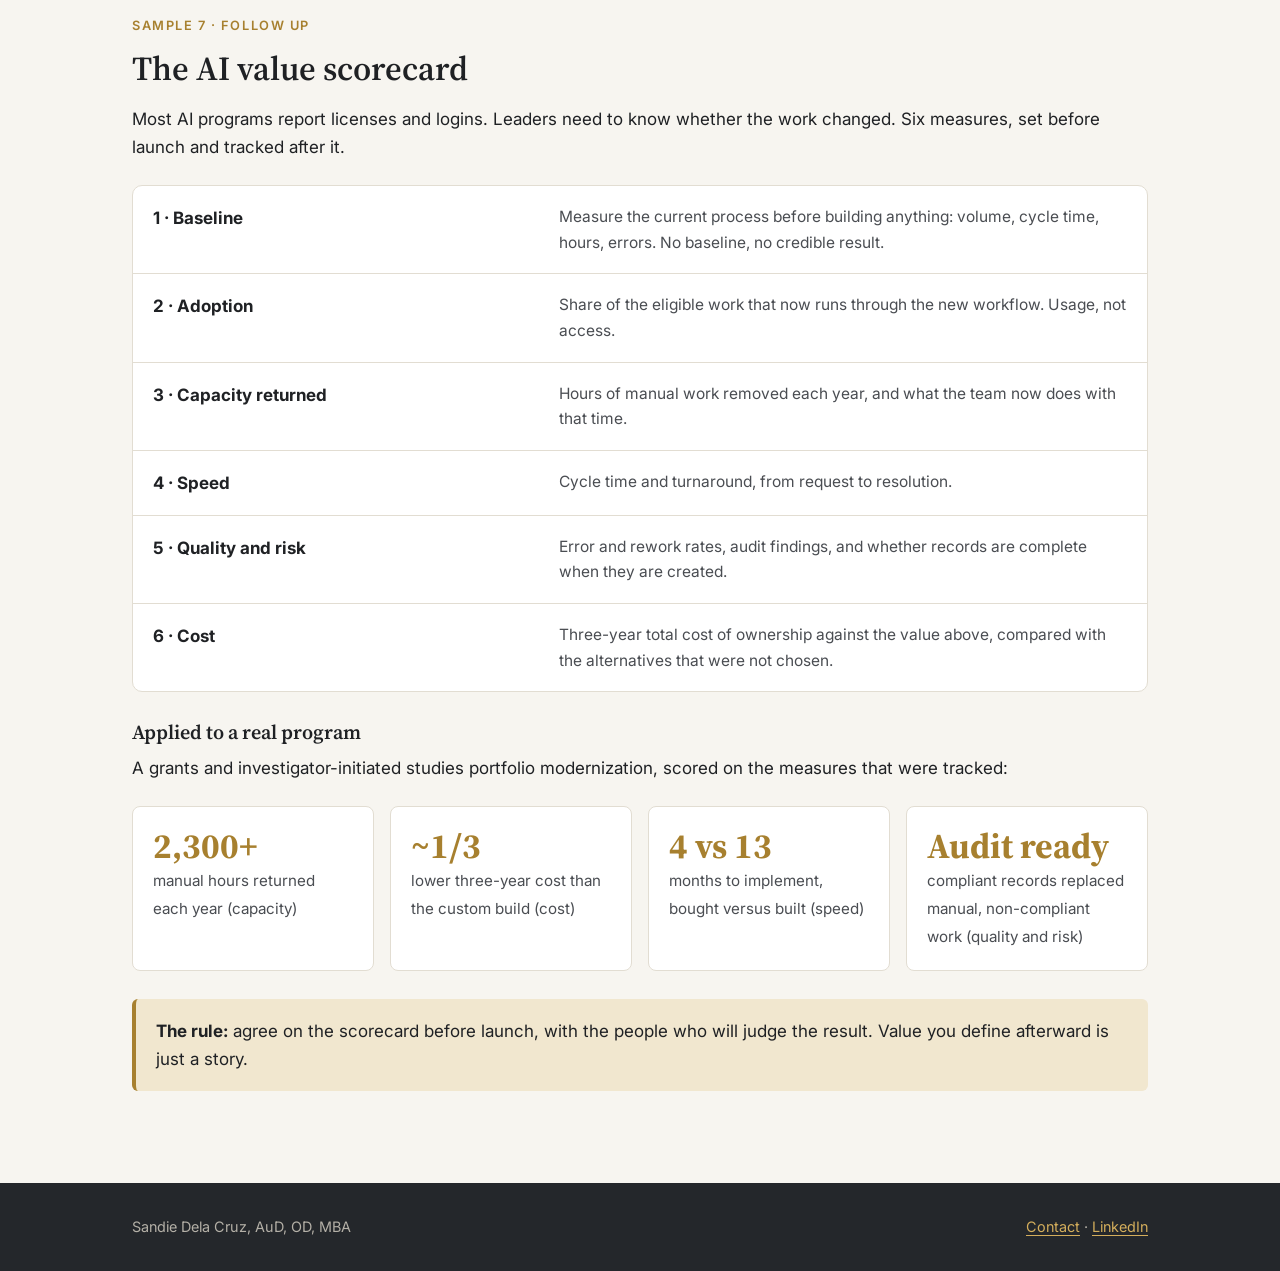
<file: samples.html>
<!doctype html>
<html lang="en">
<head>
  <meta charset="UTF-8">
  <meta name="viewport" content="width=device-width, initial-scale=1.0">
  <title>Sample Work | Sandie Dela Cruz</title>
  <meta name="description" content="Working tools from Sandie Dela Cruz: the RAPID automation scorecard, a tool selection grid, an AI content review gate, and a field certification path.">
  <link rel="preconnect" href="https://fonts.googleapis.com">
  <link rel="preconnect" href="https://fonts.gstatic.com" crossorigin>
  <link href="https://fonts.googleapis.com/css2?family=Inter:wght@400;500;600;700&family=Source+Serif+4:wght@500;600&display=swap" rel="stylesheet">
  <link rel="stylesheet" href="css/styles.css">
</head>
<body>
  <header class="site-header">
    <div class="wrap">
      <a class="brand" href="index.html">Sandie Dela Cruz <span>AuD, OD, MBA</span></a>
      <nav class="nav" aria-label="Main">
        <a href="index.html#work">Work</a>
        <a href="index.html#method">Method</a>
        <a href="learning.html">Learning</a>
        <a href="samples.html" aria-current="page">Samples</a>
        <a href="speaking.html">Speaking</a>
        <a href="contact.html">Contact</a>
      </nav>
    </div>
  </header>

  <main>
    <div class="hero">
      <div class="wrap">
        <p class="eyebrow">Sample work</p>
        <h1>Tools I use, ready to run on Monday.</h1>
        <p class="lede">Case studies show what happened. These show how I think. Each one is a working tool from the Diagnose Before You Prescribe method, built with no client or employer data.</p>
        <a class="btn" href="rapid.html">Try the RAPID scorer</a>
        <a class="btn ghost" href="#workflow">See a before and after</a>
      </div>
    </div>

    <section id="rapid" aria-labelledby="rapid-h">
      <div class="wrap">
        <p class="eyebrow">Sample 1 · Prescribe</p>
        <h2 id="rapid-h">RAPID: what to automate</h2>
        <p>Score a candidate process from 1 to 4 on each of five questions. Total out of 20.</p>
        <p><a class="btn" style="margin:4px 0 16px" href="rapid.html">Open the interactive RAPID scorer</a></p>
        <div class="match">
          <div class="match-row"><div><b>R · Repetitive</b></div><div>Does it happen often, the same way each time?</div></div>
          <div class="match-row"><div><b>A · Accuracy-critical</b></div><div>Do errors carry real cost, risk, or rework?</div></div>
          <div class="match-row"><div><b>P · Predictable</b></div><div>Are the inputs and decision rules stable and clear?</div></div>
          <div class="match-row"><div><b>I · Integration-heavy</b></div><div>Does someone move data between systems by hand?</div></div>
          <div class="match-row"><div><b>D · Documented</b></div><div>Is the process written down well enough to build from?</div></div>
        </div>
        <ul class="talks" style="margin-top:20px">
          <li><span class="where">15 to 20</span><h3>Automate</h3><p>Strong candidate. Move to tool selection.</p></li>
          <li><span class="where">10 to 14</span><h3>Not ready</h3><p>Document and standardize the process first, then score again.</p></li>
          <li><span class="where">Under 10</span><h3>Redesign or leave to people</h3><p>Automation would add cost without adding value.</p></li>
        </ul>
        <div class="callout">
          <p><b>The guardrail:</b> a high score tells you a process can be automated. It does not tell you it should be. The highest-scoring process is sometimes a broken one you would only be paving over. Diagnose first.</p>
        </div>
      </div>
    </section>

    <section id="tools" aria-labelledby="tools-h">
      <div class="wrap">
        <p class="eyebrow">Sample 2 · Prescribe</p>
        <h2 id="tools-h">C1 to C4: which tool, only after RAPID says yes</h2>
        <div class="match">
          <div class="match-row"><div><b>C1 · Capability</b></div><div>Can it handle the real volume, the edge cases, and the data you have?</div></div>
          <div class="match-row"><div><b>C2 · Cost</b></div><div>Total cost over three years: licenses, build, support, and the people to run it.</div></div>
          <div class="match-row"><div><b>C3 · Change</b></div><div>How much do people have to change how they work, and who supports them through it?</div></div>
          <div class="match-row"><div><b>C4 · Compliance</b></div><div>Audit trail, validation, data privacy, and who is accountable for the output.</div></div>
        </div>
        <p style="margin-top:20px">In practice this is how a buy option beat a custom build at about one third lower three-year cost and a 4-month implementation instead of 13. <a href="work/grants-portfolio.html">See the case study</a>.</p>
      </div>
    </section>

    <section id="workflow" aria-labelledby="flow-h">
      <div class="wrap">
        <p class="eyebrow">Sample 3 · Diagnose and Treat</p>
        <h2 id="flow-h">Before and after: a physician training workflow</h2>
        <p>The real steps of a workflow I redesigned in a regulated Medical Affairs team. No employer data, names, or volumes. The symptom was slow turnaround. The diagnosis was unowned handoffs, and the ones carrying the most risk sat at the end of the chain.</p>
        <div class="legend" aria-hidden="true">
          <span><i class="sw manual"></i>Manual handoff</span>
          <span><i class="sw auto"></i>Automated</span>
          <span><i class="sw break"></i>Where it broke</span>
        </div>
        <div class="ba" role="table" aria-label="Workflow before and after">
          <div class="ba-head" role="row"><span role="columnheader">Step</span><span role="columnheader">Before</span><span role="columnheader">After</span></div>
          <div class="ba-row" role="row">
            <span class="ba-step" role="cell"><b>1</b>Confirm the proctor</span>
            <span class="ba-before" role="cell"><small>Before</small>Email back and forth until someone replies</span>
            <span class="ba-after" role="cell"><small>After</small>Automated request and confirmation</span>
          </div>
          <div class="ba-row" role="row">
            <span class="ba-step" role="cell"><b>2</b>Schedule the event</span>
            <span class="ba-before" role="cell"><small>Before</small>Calendar entries created by hand</span>
            <span class="ba-after" role="cell"><small>After</small>Calendar invitation sent on confirmation</span>
          </div>
          <div class="ba-row" role="row">
            <span class="ba-step" role="cell"><b>3</b>Remind before the event</span>
            <span class="ba-before" role="cell"><small>Before</small>Reminder emails sent by hand, when someone remembers</span>
            <span class="ba-after" role="cell"><small>After</small>Reminders sent on a fixed schedule</span>
          </div>
          <div class="ba-row" role="row">
            <span class="ba-step" role="cell"><b>4</b>Record training attestation</span>
            <span class="ba-before" role="cell"><small>Before</small>Forms collected and filed after the fact</span>
            <span class="ba-after" role="cell"><small>After</small>Digital attestation captured at the event</span>
          </div>
          <div class="ba-row" role="row">
            <span class="ba-step" role="cell"><b>5</b>Collect feedback</span>
            <span class="ba-before" role="cell"><small>Before</small>Survey sent by hand</span>
            <span class="ba-after" role="cell"><small>After</small>Survey sent automatically after the event</span>
          </div>
          <div class="ba-row" role="row">
            <span class="ba-step" role="cell"><b>6</b>Follow up on responses</span>
            <span class="ba-before" role="cell"><small>Before</small>Inbox chasing</span>
            <span class="ba-after" role="cell"><small>After</small>Follow-up triggered by each response</span>
          </div>
          <div class="ba-row is-break" role="row">
            <span class="ba-step" role="cell"><b>7</b>Track case reviews and response time<em>Where it broke</em></span>
            <span class="ba-before" role="cell"><small>Before</small>Manual logs, often incomplete</span>
            <span class="ba-after" role="cell"><small>After</small>Captured automatically as emails arrive</span>
          </div>
          <div class="ba-row is-break" role="row">
            <span class="ba-step" role="cell"><b>8</b>Give Finance a basis for payment<em>Where it broke</em></span>
            <span class="ba-before" role="cell"><small>Before</small>Reconstructed from the logs</span>
            <span class="ba-after" role="cell"><small>After</small>Auditable record created as the work happens</span>
          </div>
          <div class="ba-row ba-human" role="row">
            <span class="ba-step" role="cell"><b>&#9679;</b>Clinical decisions and exceptions</span>
            <span class="ba-before" role="cell"><small>Before</small>Competing with admin work for the team's time</span>
            <span class="ba-after" role="cell"><small>After</small>Kept with people, by design, with time to do them well</span>
          </div>
        </div>
        <div class="stats" style="margin-top:20px">
          <div class="stat"><strong>8 to 0</strong><span>manual handoffs in the routine path</span></div>
          <div class="stat"><strong>Audit ready</strong><span>Finance pays from a record created as the work happens, not rebuilt from logs</span></div>
          <div class="stat"><strong>70%</strong><span>fewer manual processes across the wider operation this was part of</span></div>
        </div>
        <div class="callout">
          <p><b>The lesson:</b> nobody here needed more training. The process needed owned handoffs. Fix the handoff and the audit trail comes for free. <a href="work/physician-training-workflow.html">Read the full case study</a>.</p>
        </div>
      </div>
    </section>

    <section id="review-gate" aria-labelledby="gate-h">
      <div class="wrap">
        <p class="eyebrow">Sample 4 · Treat</p>
        <h2 id="gate-h">The AI review gate</h2>
        <p>A pattern for using generative AI where accuracy and accountability matter: training content, client communication, regulated correspondence.</p>
        <ol class="flow">
          <li><b>Approved sources only.</b> The AI drafts from a defined knowledge base, not the open internet.</li>
          <li><b>De-identified test data.</b> Prove it works before real data touches it.</li>
          <li><b>Documented prompts.</b> A prompt library with versions, so results can be repeated and audited.</li>
          <li><b>Human review before release.</b> A named person approves every output. Nothing goes out on the AI's authority.</li>
          <li><b>Measure the work, not the tool.</b> Turnaround time, error rate, and adoption, compared with the old process.</li>
        </ol>
        <p style="margin-top:20px"><a href="work/governed-ai.html">See it in practice</a>.</p>
      </div>
    </section>

    <section id="governance" aria-labelledby="gov-h">
      <div class="wrap">
        <p class="eyebrow">Sample 5 · Govern</p>
        <h2 id="gov-h">My AI governance practice, mapped to NIST AI RMF</h2>
        <p>The NIST AI Risk Management Framework organizes AI risk work into four functions. This is how the controls I already run in a regulated Medical Affairs function line up with them. It is a practitioner's mapping, not a certification claim.</p>
        <div class="match">
          <div class="match-row"><div><b>Govern</b><br><span style="font-weight:400;color:var(--ink-soft)">Who is accountable, and what rules apply</span></div><div>A named owner for every AI workflow. Business, IT, Legal, Quality, and clinical stakeholders sign off before anything reaches production. Every build is documented well enough for someone else to run and audit it.</div></div>
          <div class="match-row"><div><b>Map</b><br><span style="font-weight:400;color:var(--ink-soft)">Understand the use and its risk</span></div><div>Every request goes through intake. The workflow is diagnosed before any tool is chosen, RAPID scores whether it should be automated, and the data involved is classified so sensitive information never reaches a test environment.</div></div>
          <div class="match-row"><div><b>Measure</b><br><span style="font-weight:400;color:var(--ink-soft)">Test and track performance</span></div><div>Proof of concept on de-identified data first. AI output is checked against a known answer, such as procedure outcome data, before go-live. Turnaround, accuracy, and adoption are tracked against the old process.</div></div>
          <div class="match-row"><div><b>Manage</b><br><span style="font-weight:400;color:var(--ink-soft)">Control and respond in production</span></div><div>A human review gate before any output leaves the team. Prompts are versioned in a library so changes are deliberate and traceable. The audit trail meets FDA 21 CFR Part 11 expectations for regulated records.</div></div>
        </div>
        <div class="callout">
          <p><b>The point:</b> in regulated work, governance is not paperwork added at the end. It is designed into the workflow from intake, which is why these systems got approved and used.</p>
        </div>
      </div>
    </section>

    <section id="certification" aria-labelledby="cert-h">
      <div class="wrap">
        <p class="eyebrow">Sample 6 · Follow Up</p>
        <h2 id="cert-h">A certification path that proves readiness</h2>
        <p>One structure for any field or client-facing role. Certified means able to do the work, not finished with the modules.</p>
        <ol class="flow">
          <li><b>Foundation.</b> The problem the product solves and who it serves. Knowledge check.</li>
          <li><b>Product.</b> How it works and how it is delivered. Knowledge check.</li>
          <li><b>Risk.</b> What can go wrong and how to respond. Scenario assessment.</li>
          <li><b>Compliance.</b> The rules of the role, documented. Attestation on file.</li>
          <li><b>Readiness.</b> Observed role play and a supervised live interaction. Signed off by a manager.</li>
          <li><b>Stay current.</b> Recertify when the product, data, or rules change, not just on a calendar date.</li>
        </ol>
        <div class="callout">
          <p><b>The metric that matters:</b> time to readiness and pass rates by role, not course completions.</p>
        </div>
      </div>
    </section>
    <section id="value" aria-labelledby="val-h">
      <div class="wrap">
        <p class="eyebrow">Sample 7 · Follow Up</p>
        <h2 id="val-h">The AI value scorecard</h2>
        <p>Most AI programs report licenses and logins. Leaders need to know whether the work changed. Six measures, set before launch and tracked after it.</p>
        <div class="match">
          <div class="match-row"><div><b>1 · Baseline</b></div><div>Measure the current process before building anything: volume, cycle time, hours, errors. No baseline, no credible result.</div></div>
          <div class="match-row"><div><b>2 · Adoption</b></div><div>Share of the eligible work that now runs through the new workflow. Usage, not access.</div></div>
          <div class="match-row"><div><b>3 · Capacity returned</b></div><div>Hours of manual work removed each year, and what the team now does with that time.</div></div>
          <div class="match-row"><div><b>4 · Speed</b></div><div>Cycle time and turnaround, from request to resolution.</div></div>
          <div class="match-row"><div><b>5 · Quality and risk</b></div><div>Error and rework rates, audit findings, and whether records are complete when they are created.</div></div>
          <div class="match-row"><div><b>6 · Cost</b></div><div>Three-year total cost of ownership against the value above, compared with the alternatives that were not chosen.</div></div>
        </div>
        <h3 style="margin-top:28px">Applied to a real program</h3>
        <p>A grants and investigator-initiated studies portfolio modernization, scored on the measures that were tracked:</p>
        <div class="stats">
          <div class="stat"><strong>2,300+</strong><span>manual hours returned each year (capacity)</span></div>
          <div class="stat"><strong>~1/3</strong><span>lower three-year cost than the custom build (cost)</span></div>
          <div class="stat"><strong>4 vs 13</strong><span>months to implement, bought versus built (speed)</span></div>
          <div class="stat"><strong>Audit ready</strong><span>compliant records replaced manual, non-compliant work (quality and risk)</span></div>
        </div>
        <div class="callout">
          <p><b>The rule:</b> agree on the scorecard before launch, with the people who will judge the result. Value you define afterward is just a story.</p>
        </div>
      </div>
    </section>

  </main>

  <footer class="site-footer">
    <div class="wrap">
      <span>Sandie Dela Cruz, AuD, OD, MBA</span>
      <span><a href="contact.html">Contact</a> · <a href="https://www.linkedin.com/in/sandiedelacruz">LinkedIn</a></span>
    </div>
  </footer>
</body>
</html>
</file>
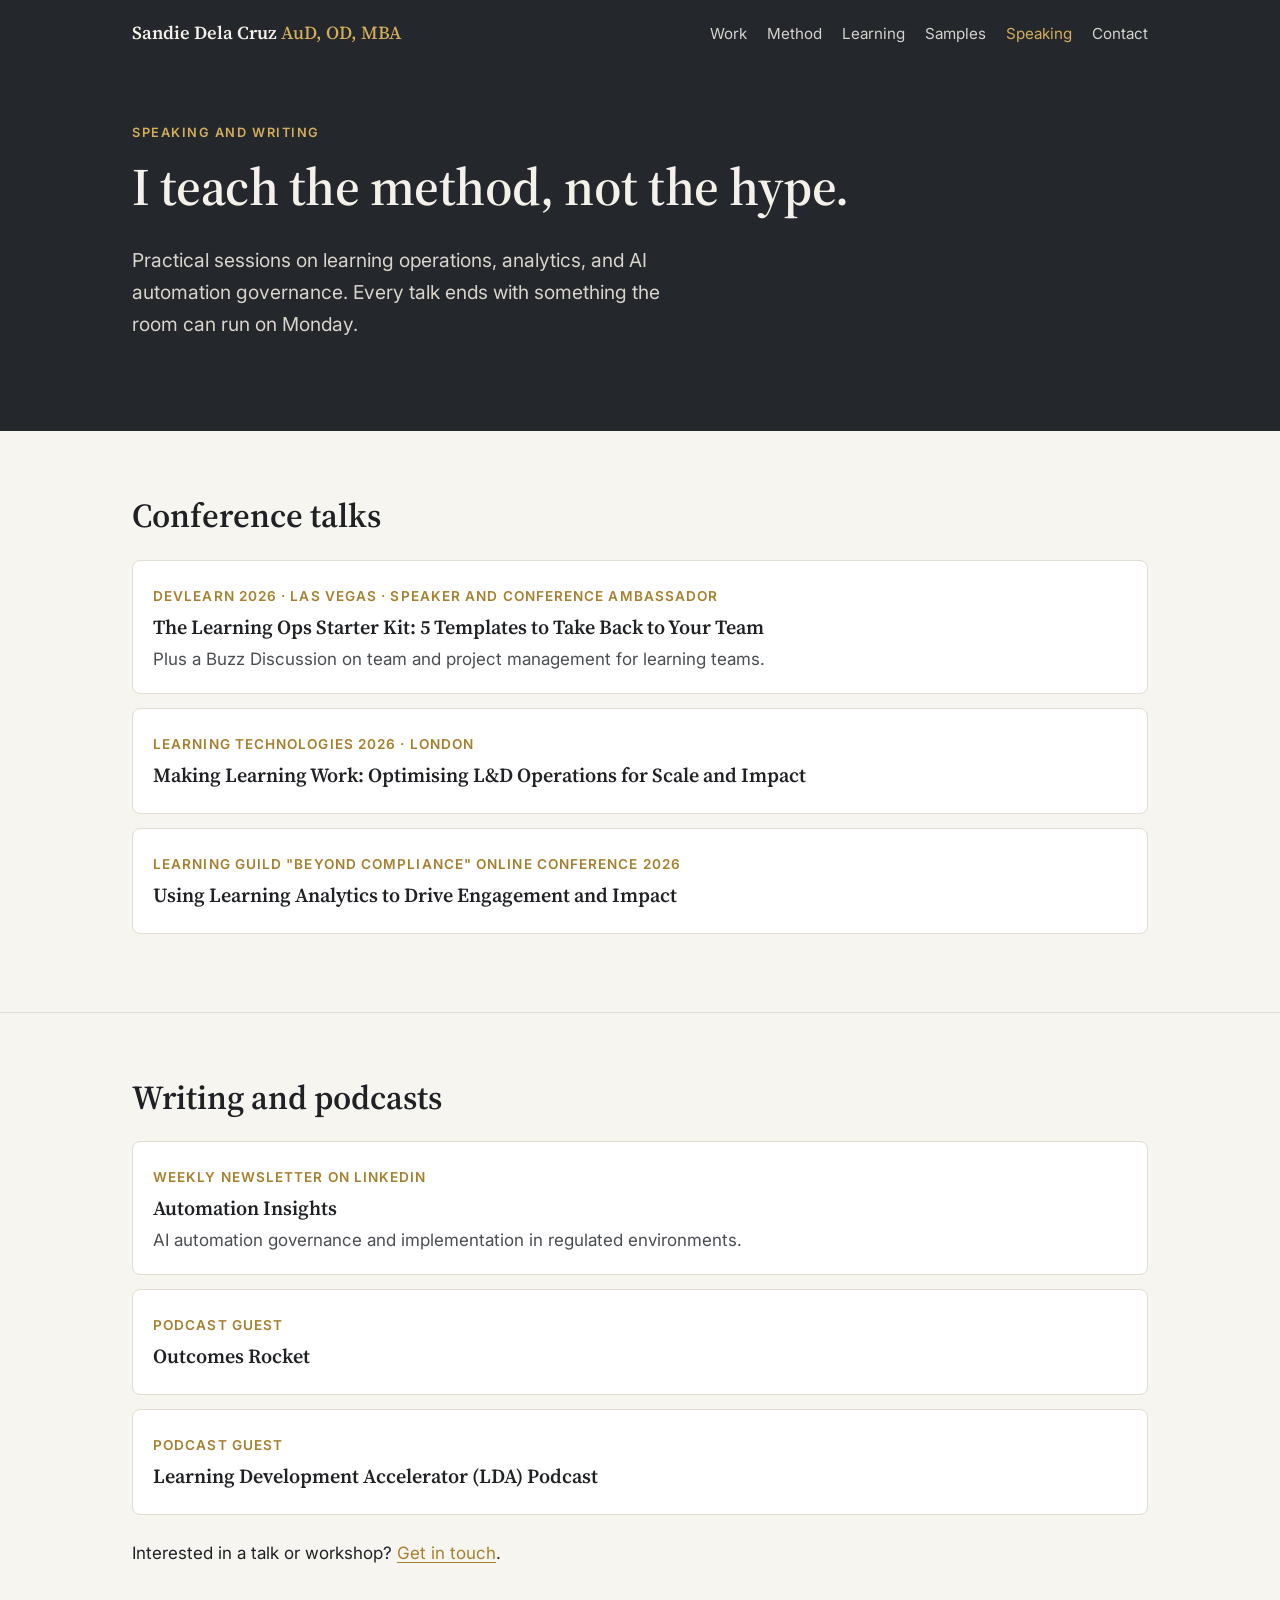
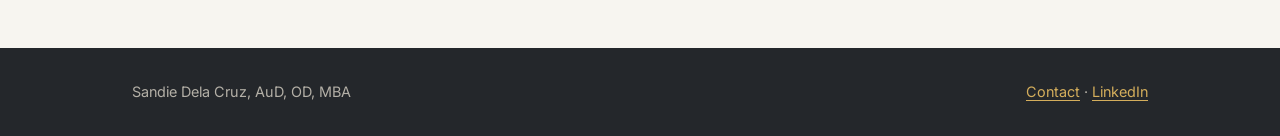
<file: speaking.html>
<!doctype html>
<html lang="en">
<head>
  <meta charset="UTF-8">
  <meta name="viewport" content="width=device-width, initial-scale=1.0">
  <title>Speaking and Writing | Sandie Dela Cruz</title>
  <meta name="description" content="Conference talks, podcasts, and the Automation Insights newsletter by Sandie Dela Cruz.">
  <link rel="preconnect" href="https://fonts.googleapis.com">
  <link rel="preconnect" href="https://fonts.gstatic.com" crossorigin>
  <link href="https://fonts.googleapis.com/css2?family=Inter:wght@400;500;600;700&family=Source+Serif+4:wght@500;600&display=swap" rel="stylesheet">
  <link rel="stylesheet" href="css/styles.css">
</head>
<body>
  <header class="site-header">
    <div class="wrap">
      <a class="brand" href="index.html">Sandie Dela Cruz <span>AuD, OD, MBA</span></a>
      <nav class="nav" aria-label="Main">
        <a href="index.html#work">Work</a>
        <a href="index.html#method">Method</a>
        <a href="learning.html">Learning</a>
        <a href="samples.html">Samples</a>
        <a href="speaking.html" aria-current="page">Speaking</a>
        <a href="contact.html">Contact</a>
      </nav>
    </div>
  </header>

  <main>
    <div class="hero">
      <div class="wrap">
        <p class="eyebrow">Speaking and writing</p>
        <h1>I teach the method, not the hype.</h1>
        <p class="lede">Practical sessions on learning operations, analytics, and AI automation governance. Every talk ends with something the room can run on Monday.</p>
      </div>
    </div>

    <section aria-labelledby="talks-h">
      <div class="wrap">
        <h2 id="talks-h">Conference talks</h2>
        <ul class="talks">
          <li>
            <span class="where">DevLearn 2026 · Las Vegas · Speaker and Conference Ambassador</span>
            <h3>The Learning Ops Starter Kit: 5 Templates to Take Back to Your Team</h3>
            <p>Plus a Buzz Discussion on team and project management for learning teams.</p>
          </li>
          <li>
            <span class="where">Learning Technologies 2026 · London</span>
            <h3>Making Learning Work: Optimising L&amp;D Operations for Scale and Impact</h3>
          </li>
          <li>
            <span class="where">Learning Guild "Beyond Compliance" Online Conference 2026</span>
            <h3>Using Learning Analytics to Drive Engagement and Impact</h3>
          </li>
        </ul>
      </div>
    </section>

    <section aria-labelledby="writing-h">
      <div class="wrap">
        <h2 id="writing-h">Writing and podcasts</h2>
        <ul class="talks">
          <li>
            <span class="where">Weekly newsletter on LinkedIn</span>
            <h3>Automation Insights</h3>
            <p>AI automation governance and implementation in regulated environments.</p>
          </li>
          <li>
            <span class="where">Podcast guest</span>
            <h3>Outcomes Rocket</h3>
          </li>
          <li>
            <span class="where">Podcast guest</span>
            <h3>Learning Development Accelerator (LDA) Podcast</h3>
          </li>
        </ul>
        <p style="margin-top:24px">Interested in a talk or workshop? <a href="contact.html">Get in touch</a>.</p>
      </div>
    </section>
  </main>

  <footer class="site-footer">
    <div class="wrap">
      <span>Sandie Dela Cruz, AuD, OD, MBA</span>
      <span><a href="contact.html">Contact</a> · <a href="https://www.linkedin.com/in/sandiedelacruz">LinkedIn</a></span>
    </div>
  </footer>
</body>
</html>
</file>
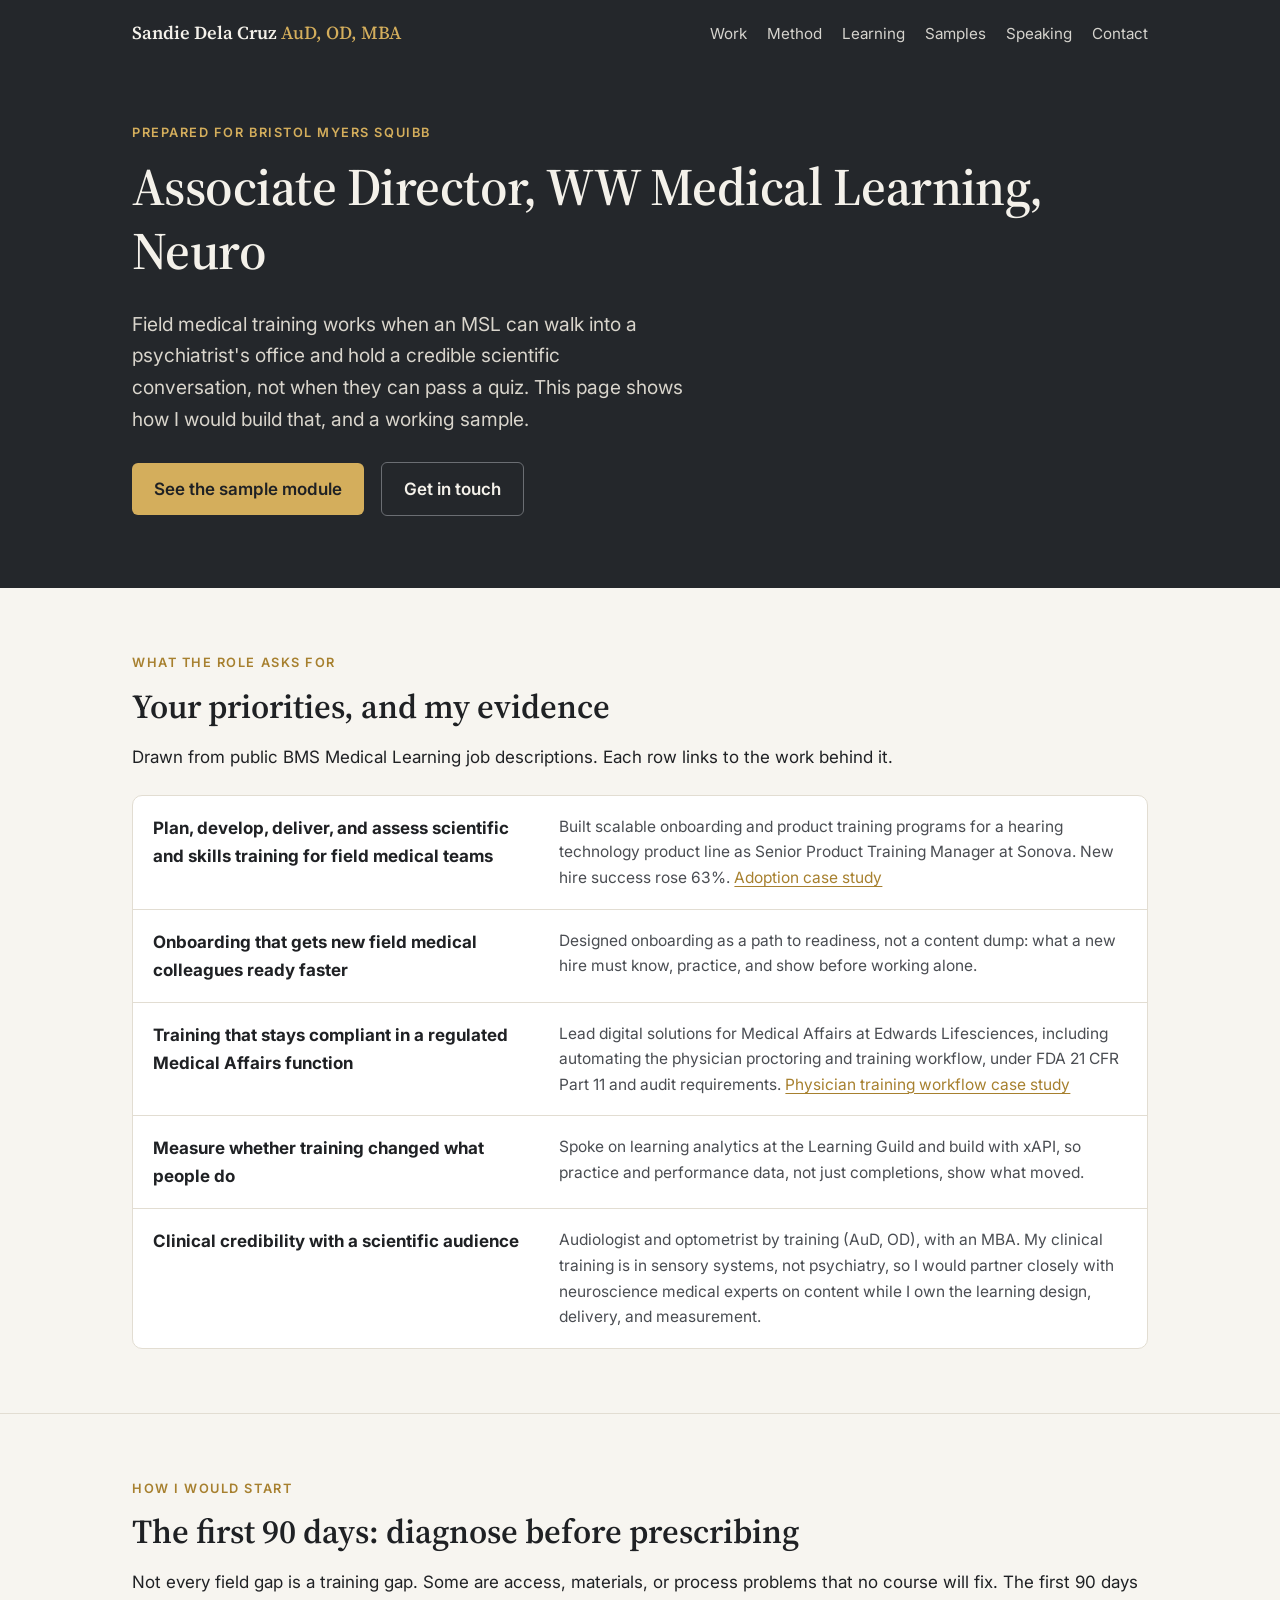
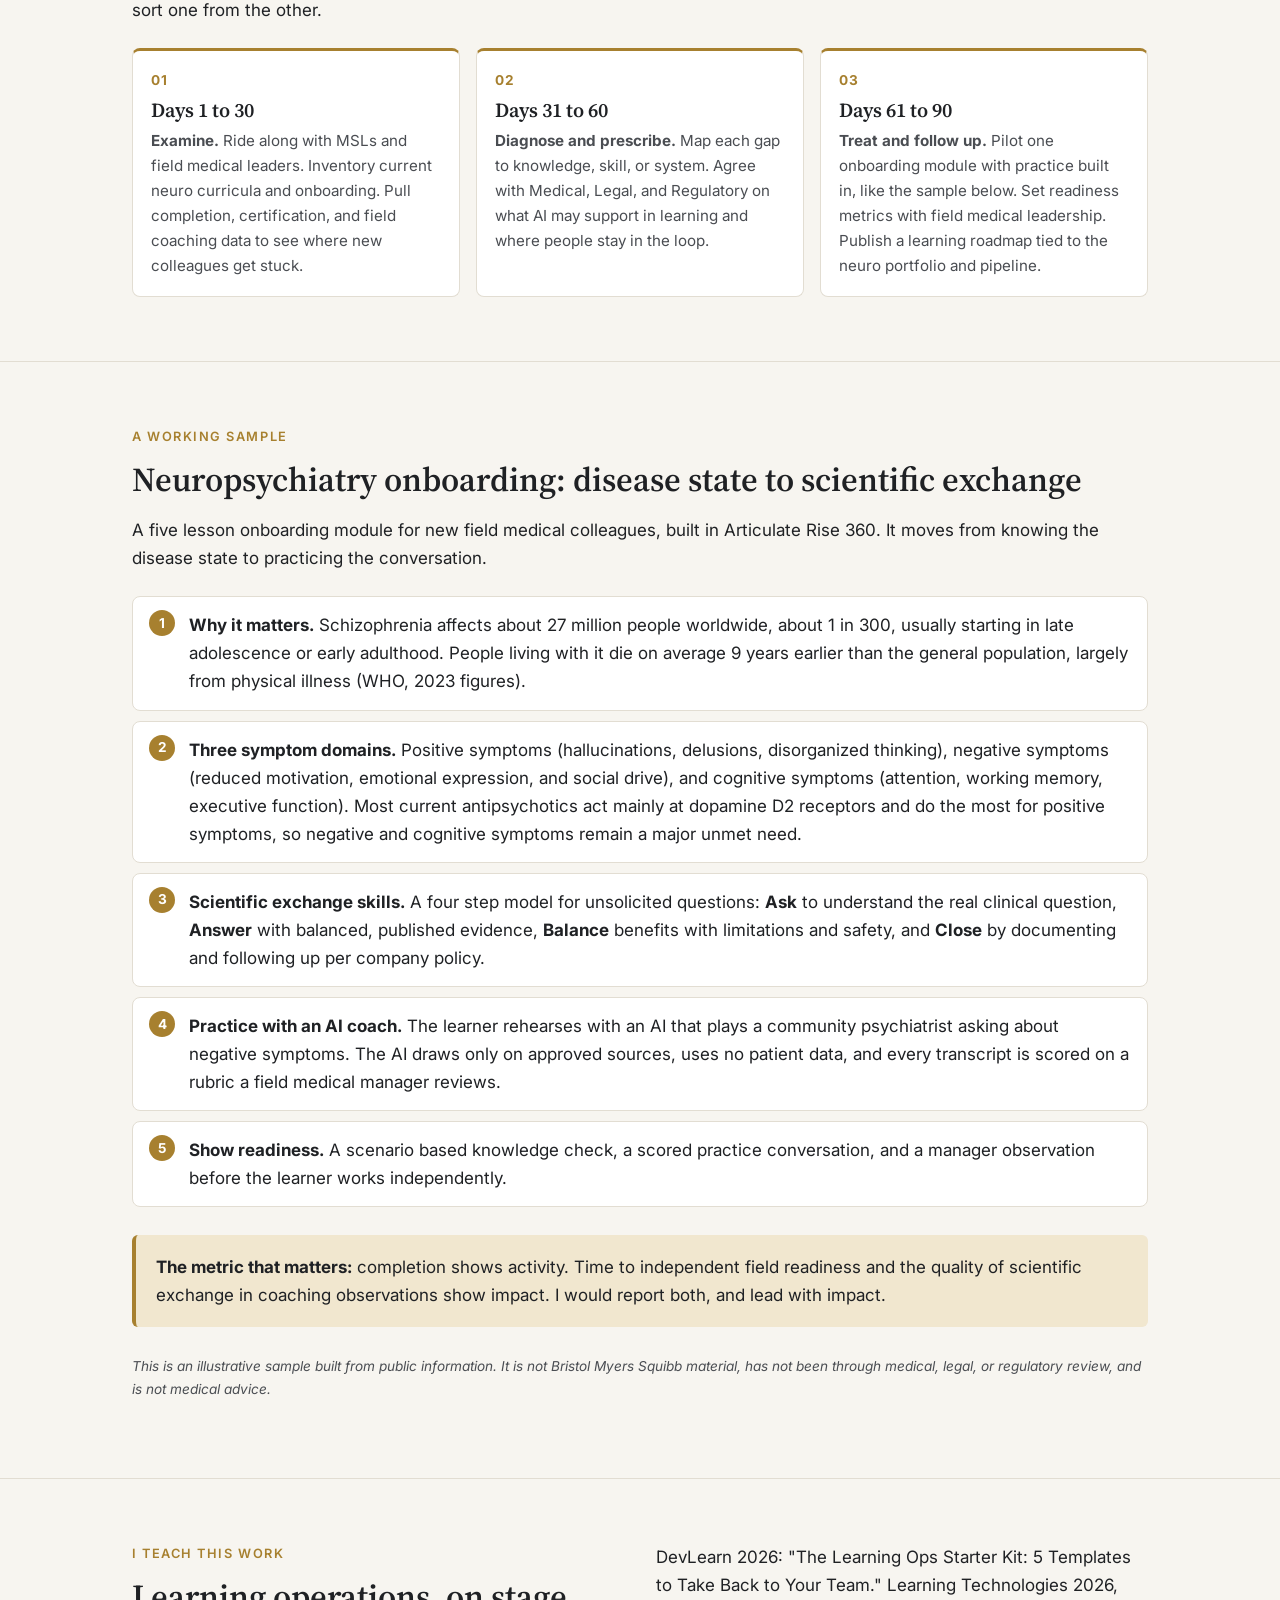
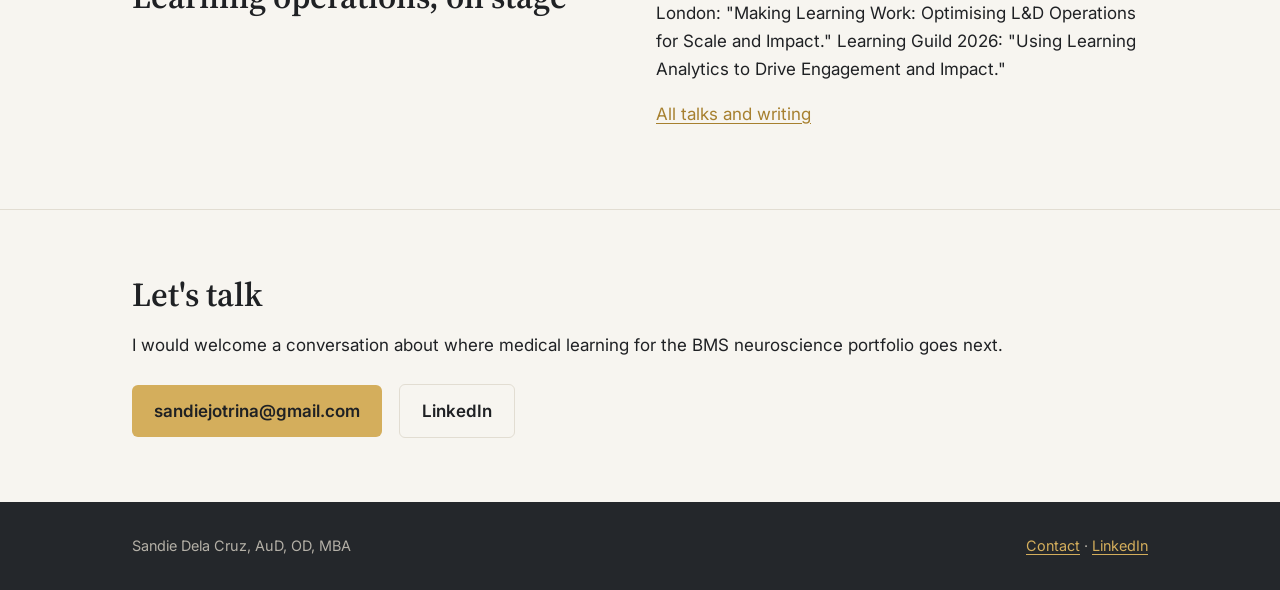
<file: for/bms.html>
<!doctype html>
<html lang="en">
<head>
  <meta charset="UTF-8">
  <meta name="viewport" content="width=device-width, initial-scale=1.0">
  <meta name="robots" content="noindex, nofollow">
  <title>For Bristol Myers Squibb | Sandie Dela Cruz</title>
  <meta name="description" content="Prepared for the Associate Director, WW Medical Learning, Neuro role at Bristol Myers Squibb.">
  <link rel="preconnect" href="https://fonts.googleapis.com">
  <link rel="preconnect" href="https://fonts.gstatic.com" crossorigin>
  <link href="https://fonts.googleapis.com/css2?family=Inter:wght@400;500;600;700&family=Source+Serif+4:wght@500;600&display=swap" rel="stylesheet">
  <link rel="stylesheet" href="../css/styles.css">
</head>
<body>
  <header class="site-header">
    <div class="wrap">
      <a class="brand" href="../index.html">Sandie Dela Cruz <span>AuD, OD, MBA</span></a>
      <nav class="nav" aria-label="Main">
        <a href="../index.html#work">Work</a>
        <a href="../index.html#method">Method</a>
        <a href="../learning.html">Learning</a>
        <a href="../samples.html">Samples</a>
        <a href="../speaking.html">Speaking</a>
        <a href="../contact.html">Contact</a>
      </nav>
    </div>
  </header>

  <main>
    <div class="hero">
      <div class="wrap">
        <p class="eyebrow">Prepared for Bristol Myers Squibb</p>
        <h1>Associate Director, WW Medical Learning, Neuro</h1>
        <p class="lede">Field medical training works when an MSL can walk into a psychiatrist's office and hold a credible scientific conversation, not when they can pass a quiz. This page shows how I would build that, and a working sample.</p>
        <a class="btn" href="#sample">See the sample module</a>
        <a class="btn ghost" href="../contact.html">Get in touch</a>
      </div>
    </div>

    <section aria-labelledby="heard-h">
      <div class="wrap">
        <p class="eyebrow">What the role asks for</p>
        <h2 id="heard-h">Your priorities, and my evidence</h2>
        <p>Drawn from public BMS Medical Learning job descriptions. Each row links to the work behind it.</p>
        <div class="match">
          <div class="match-row">
            <div><b>Plan, develop, deliver, and assess scientific and skills training for field medical teams</b></div>
            <div>Built scalable onboarding and product training programs for a hearing technology product line as Senior Product Training Manager at Sonova. New hire success rose 63%. <a href="../work/adoption.html">Adoption case study</a></div>
          </div>
          <div class="match-row">
            <div><b>Onboarding that gets new field medical colleagues ready faster</b></div>
            <div>Designed onboarding as a path to readiness, not a content dump: what a new hire must know, practice, and show before working alone.</div>
          </div>
          <div class="match-row">
            <div><b>Training that stays compliant in a regulated Medical Affairs function</b></div>
            <div>Lead digital solutions for Medical Affairs at Edwards Lifesciences, including automating the physician proctoring and training workflow, under FDA 21 CFR Part 11 and audit requirements. <a href="../work/physician-training-workflow.html">Physician training workflow case study</a></div>
          </div>
          <div class="match-row">
            <div><b>Measure whether training changed what people do</b></div>
            <div>Spoke on learning analytics at the Learning Guild and build with xAPI, so practice and performance data, not just completions, show what moved.</div>
          </div>
          <div class="match-row">
            <div><b>Clinical credibility with a scientific audience</b></div>
            <div>Audiologist and optometrist by training (AuD, OD), with an MBA. My clinical training is in sensory systems, not psychiatry, so I would partner closely with neuroscience medical experts on content while I own the learning design, delivery, and measurement.</div>
          </div>
        </div>
      </div>
    </section>

    <section id="plan" aria-labelledby="plan-h">
      <div class="wrap">
        <p class="eyebrow">How I would start</p>
        <h2 id="plan-h">The first 90 days: diagnose before prescribing</h2>
        <p>Not every field gap is a training gap. Some are access, materials, or process problems that no course will fix. The first 90 days sort one from the other.</p>
        <ol class="steps">
          <li><h3>Days 1 to 30</h3><p><b>Examine.</b> Ride along with MSLs and field medical leaders. Inventory current neuro curricula and onboarding. Pull completion, certification, and field coaching data to see where new colleagues get stuck.</p></li>
          <li><h3>Days 31 to 60</h3><p><b>Diagnose and prescribe.</b> Map each gap to knowledge, skill, or system. Agree with Medical, Legal, and Regulatory on what AI may support in learning and where people stay in the loop.</p></li>
          <li><h3>Days 61 to 90</h3><p><b>Treat and follow up.</b> Pilot one onboarding module with practice built in, like the sample below. Set readiness metrics with field medical leadership. Publish a learning roadmap tied to the neuro portfolio and pipeline.</p></li>
        </ol>
      </div>
    </section>

    <section id="sample" aria-labelledby="tool-h">
      <div class="wrap">
        <p class="eyebrow">A working sample</p>
        <h2 id="tool-h">Neuropsychiatry onboarding: disease state to scientific exchange</h2>
        <p>A five lesson onboarding module for new field medical colleagues, built in Articulate Rise 360. It moves from knowing the disease state to practicing the conversation.</p>
        <ol class="flow">
          <li><b>Why it matters.</b> Schizophrenia affects about 27 million people worldwide, about 1 in 300, usually starting in late adolescence or early adulthood. People living with it die on average 9 years earlier than the general population, largely from physical illness (WHO, 2023 figures).</li>
          <li><b>Three symptom domains.</b> Positive symptoms (hallucinations, delusions, disorganized thinking), negative symptoms (reduced motivation, emotional expression, and social drive), and cognitive symptoms (attention, working memory, executive function). Most current antipsychotics act mainly at dopamine D2 receptors and do the most for positive symptoms, so negative and cognitive symptoms remain a major unmet need.</li>
          <li><b>Scientific exchange skills.</b> A four step model for unsolicited questions: <b>Ask</b> to understand the real clinical question, <b>Answer</b> with balanced, published evidence, <b>Balance</b> benefits with limitations and safety, and <b>Close</b> by documenting and following up per company policy.</li>
          <li><b>Practice with an AI coach.</b> The learner rehearses with an AI that plays a community psychiatrist asking about negative symptoms. The AI draws only on approved sources, uses no patient data, and every transcript is scored on a rubric a field medical manager reviews.</li>
          <li><b>Show readiness.</b> A scenario based knowledge check, a scored practice conversation, and a manager observation before the learner works independently.</li>
        </ol>
        <div class="callout">
          <p><b>The metric that matters:</b> completion shows activity. Time to independent field readiness and the quality of scientific exchange in coaching observations show impact. I would report both, and lead with impact.</p>
        </div>
        <p style="font-size:0.85rem;color:var(--ink-soft)"><i>This is an illustrative sample built from public information. It is not Bristol Myers Squibb material, has not been through medical, legal, or regulatory review, and is not medical advice.</i></p>
      </div>
    </section>

    <section aria-labelledby="talks-h">
      <div class="wrap two-col">
        <div>
          <p class="eyebrow">I teach this work</p>
          <h2 id="talks-h">Learning operations, on stage</h2>
        </div>
        <div>
          <p>DevLearn 2026: "The Learning Ops Starter Kit: 5 Templates to Take Back to Your Team." Learning Technologies 2026, London: "Making Learning Work: Optimising L&amp;D Operations for Scale and Impact." Learning Guild 2026: "Using Learning Analytics to Drive Engagement and Impact."</p>
          <p><a href="../speaking.html">All talks and writing</a></p>
        </div>
      </div>
    </section>

    <section aria-labelledby="next-h">
      <div class="wrap">
        <h2 id="next-h">Let's talk</h2>
        <p>I would welcome a conversation about where medical learning for the BMS neuroscience portfolio goes next.</p>
        <a class="btn" href="mailto:sandiejotrina@gmail.com">sandiejotrina@gmail.com</a>
        <a class="btn ghost" style="color:var(--ink);border-color:var(--line)" href="https://www.linkedin.com/in/sandiedelacruz">LinkedIn</a>
      </div>
    </section>
  </main>

  <footer class="site-footer">
    <div class="wrap">
      <span>Sandie Dela Cruz, AuD, OD, MBA</span>
      <span><a href="../contact.html">Contact</a> · <a href="https://www.linkedin.com/in/sandiedelacruz">LinkedIn</a></span>
    </div>
  </footer>
</body>
</html>
</file>
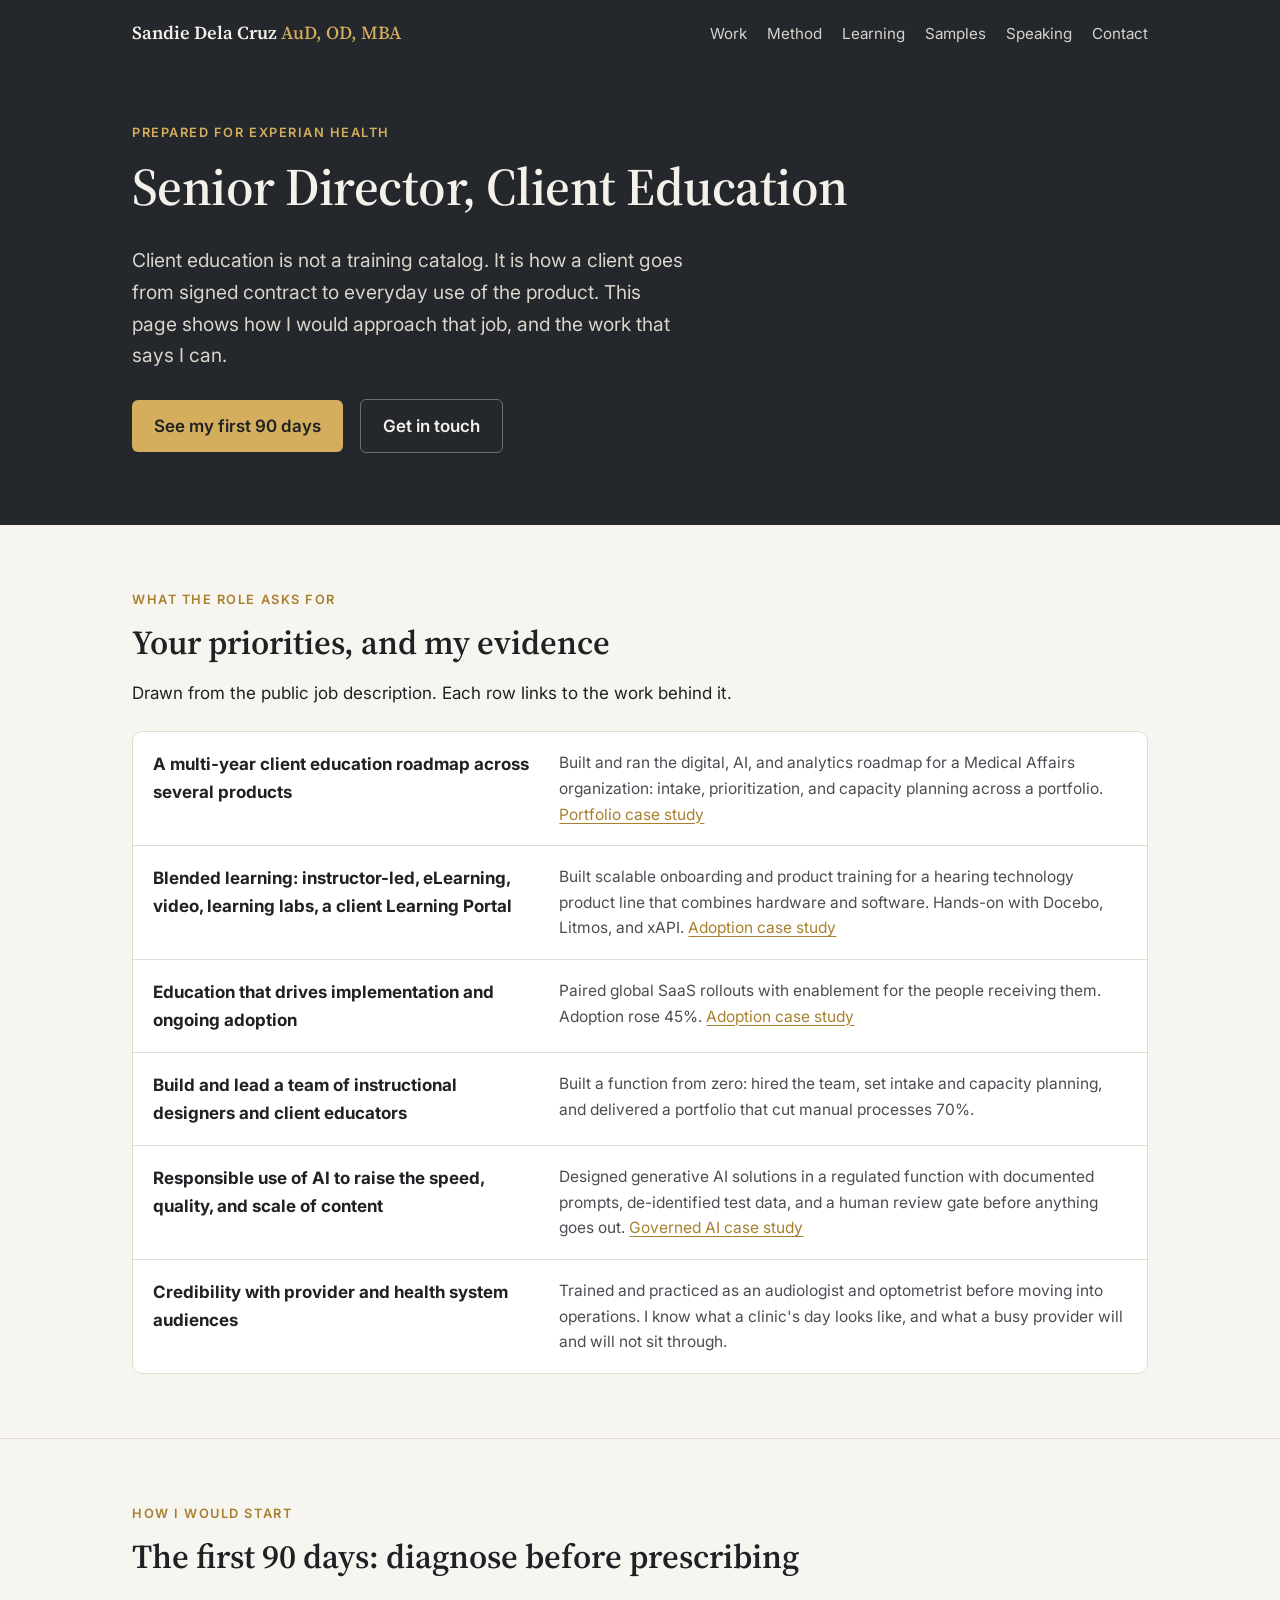
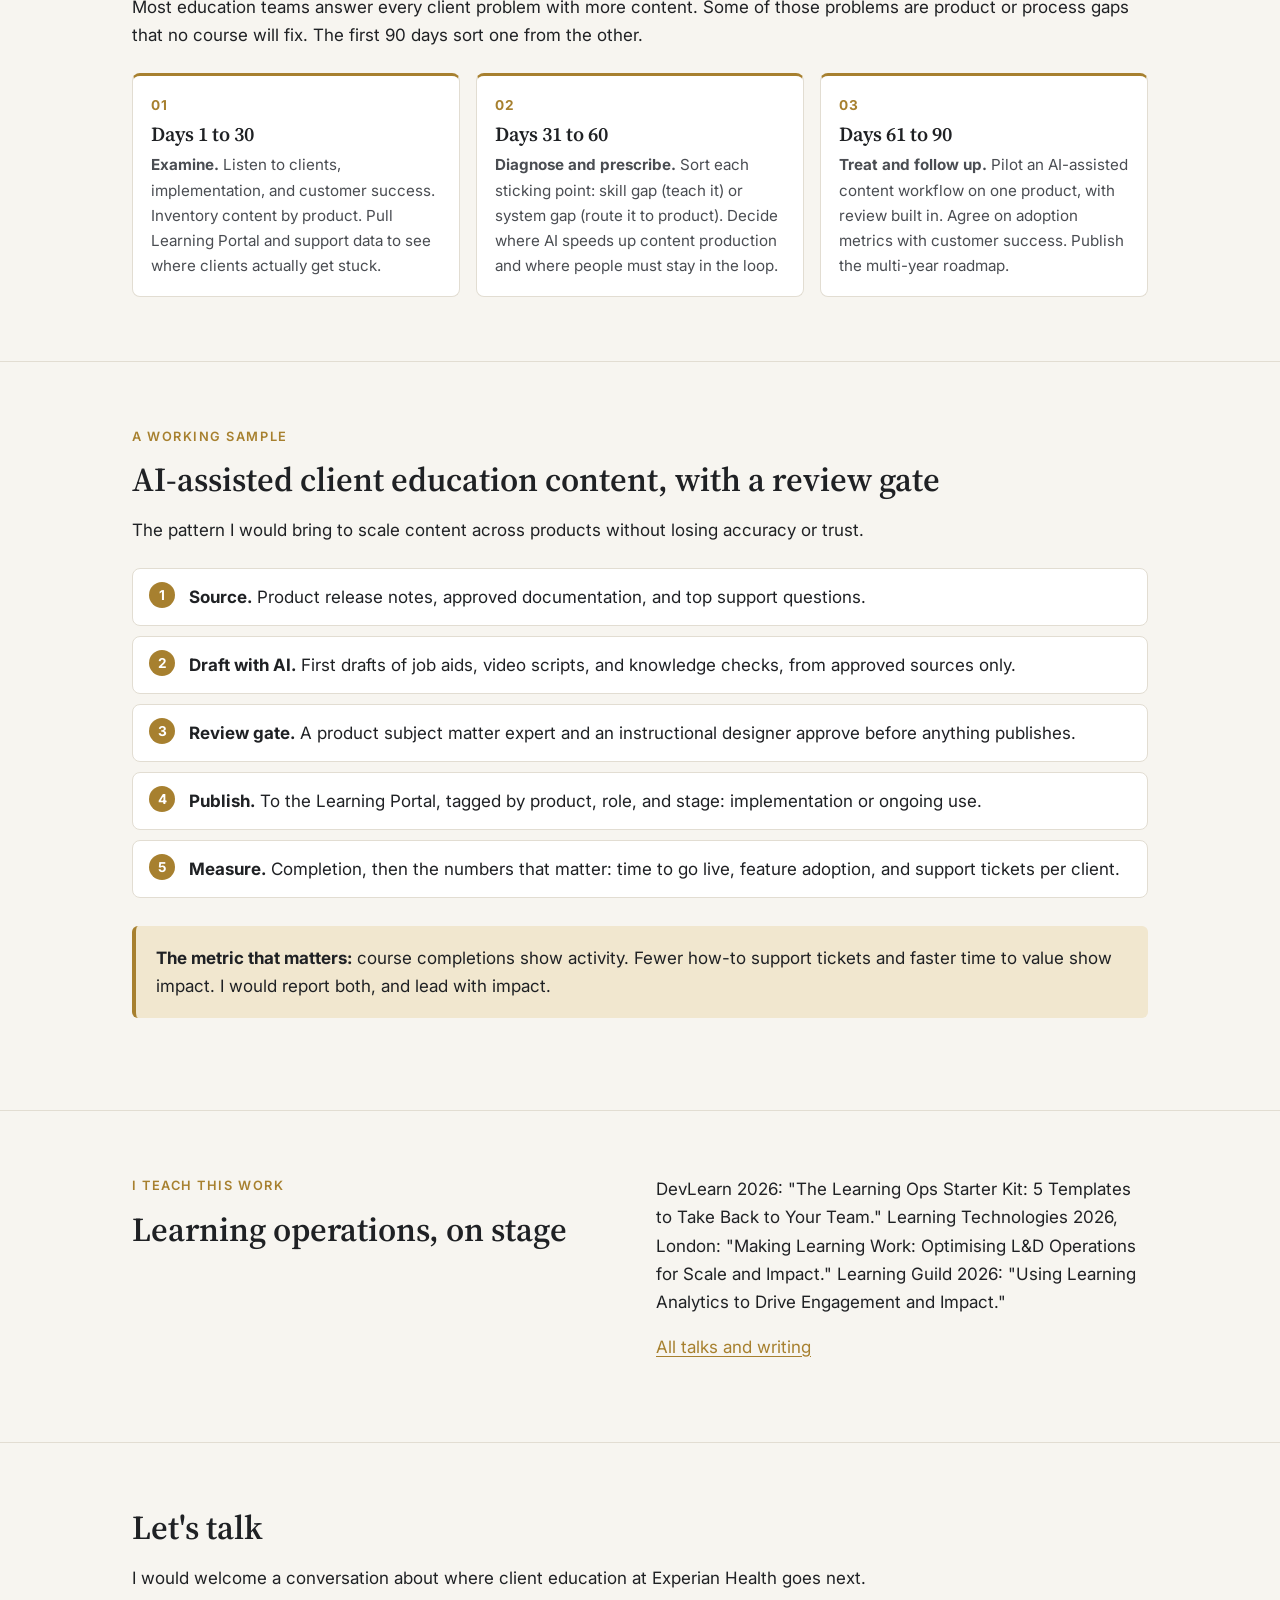
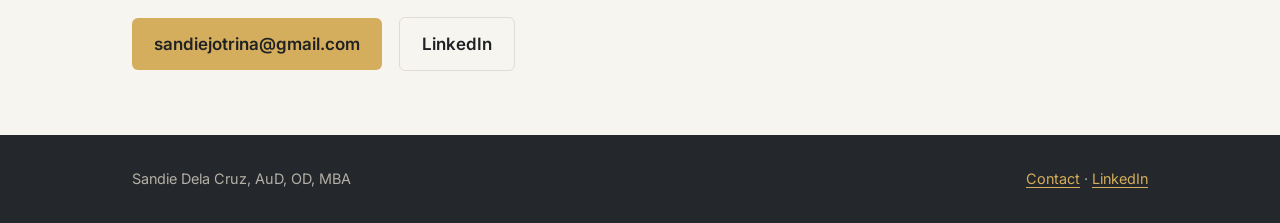
<file: for/experian-health.html>
<!doctype html>
<html lang="en">
<head>
  <meta charset="UTF-8">
  <meta name="viewport" content="width=device-width, initial-scale=1.0">
  <meta name="robots" content="noindex, nofollow">
  <title>For Experian Health | Sandie Dela Cruz</title>
  <meta name="description" content="Prepared for the Senior Director, Client Education role at Experian Health.">
  <link rel="preconnect" href="https://fonts.googleapis.com">
  <link rel="preconnect" href="https://fonts.gstatic.com" crossorigin>
  <link href="https://fonts.googleapis.com/css2?family=Inter:wght@400;500;600;700&family=Source+Serif+4:wght@500;600&display=swap" rel="stylesheet">
  <link rel="stylesheet" href="../css/styles.css">
</head>
<body>
  <header class="site-header">
    <div class="wrap">
      <a class="brand" href="../index.html">Sandie Dela Cruz <span>AuD, OD, MBA</span></a>
      <nav class="nav" aria-label="Main">
        <a href="../index.html#work">Work</a>
        <a href="../index.html#method">Method</a>
        <a href="../learning.html">Learning</a>
        <a href="../samples.html">Samples</a>
        <a href="../speaking.html">Speaking</a>
        <a href="../contact.html">Contact</a>
      </nav>
    </div>
  </header>

  <main>
    <div class="hero">
      <div class="wrap">
        <p class="eyebrow">Prepared for Experian Health</p>
        <h1>Senior Director, Client Education</h1>
        <p class="lede">Client education is not a training catalog. It is how a client goes from signed contract to everyday use of the product. This page shows how I would approach that job, and the work that says I can.</p>
        <a class="btn" href="#plan">See my first 90 days</a>
        <a class="btn ghost" href="../contact.html">Get in touch</a>
      </div>
    </div>

    <section aria-labelledby="heard-h">
      <div class="wrap">
        <p class="eyebrow">What the role asks for</p>
        <h2 id="heard-h">Your priorities, and my evidence</h2>
        <p>Drawn from the public job description. Each row links to the work behind it.</p>
        <div class="match">
          <div class="match-row">
            <div><b>A multi-year client education roadmap across several products</b></div>
            <div>Built and ran the digital, AI, and analytics roadmap for a Medical Affairs organization: intake, prioritization, and capacity planning across a portfolio. <a href="../work/grants-portfolio.html">Portfolio case study</a></div>
          </div>
          <div class="match-row">
            <div><b>Blended learning: instructor-led, eLearning, video, learning labs, a client Learning Portal</b></div>
            <div>Built scalable onboarding and product training for a hearing technology product line that combines hardware and software. Hands-on with Docebo, Litmos, and xAPI. <a href="../work/adoption.html">Adoption case study</a></div>
          </div>
          <div class="match-row">
            <div><b>Education that drives implementation and ongoing adoption</b></div>
            <div>Paired global SaaS rollouts with enablement for the people receiving them. Adoption rose 45%. <a href="../work/adoption.html">Adoption case study</a></div>
          </div>
          <div class="match-row">
            <div><b>Build and lead a team of instructional designers and client educators</b></div>
            <div>Built a function from zero: hired the team, set intake and capacity planning, and delivered a portfolio that cut manual processes 70%.</div>
          </div>
          <div class="match-row">
            <div><b>Responsible use of AI to raise the speed, quality, and scale of content</b></div>
            <div>Designed generative AI solutions in a regulated function with documented prompts, de-identified test data, and a human review gate before anything goes out. <a href="../work/governed-ai.html">Governed AI case study</a></div>
          </div>
          <div class="match-row">
            <div><b>Credibility with provider and health system audiences</b></div>
            <div>Trained and practiced as an audiologist and optometrist before moving into operations. I know what a clinic's day looks like, and what a busy provider will and will not sit through.</div>
          </div>
        </div>
      </div>
    </section>

    <section id="plan" aria-labelledby="plan-h">
      <div class="wrap">
        <p class="eyebrow">How I would start</p>
        <h2 id="plan-h">The first 90 days: diagnose before prescribing</h2>
        <p>Most education teams answer every client problem with more content. Some of those problems are product or process gaps that no course will fix. The first 90 days sort one from the other.</p>
        <ol class="steps">
          <li><h3>Days 1 to 30</h3><p><b>Examine.</b> Listen to clients, implementation, and customer success. Inventory content by product. Pull Learning Portal and support data to see where clients actually get stuck.</p></li>
          <li><h3>Days 31 to 60</h3><p><b>Diagnose and prescribe.</b> Sort each sticking point: skill gap (teach it) or system gap (route it to product). Decide where AI speeds up content production and where people must stay in the loop.</p></li>
          <li><h3>Days 61 to 90</h3><p><b>Treat and follow up.</b> Pilot an AI-assisted content workflow on one product, with review built in. Agree on adoption metrics with customer success. Publish the multi-year roadmap.</p></li>
        </ol>
      </div>
    </section>

    <section aria-labelledby="tool-h">
      <div class="wrap">
        <p class="eyebrow">A working sample</p>
        <h2 id="tool-h">AI-assisted client education content, with a review gate</h2>
        <p>The pattern I would bring to scale content across products without losing accuracy or trust.</p>
        <ol class="flow">
          <li><b>Source.</b> Product release notes, approved documentation, and top support questions.</li>
          <li><b>Draft with AI.</b> First drafts of job aids, video scripts, and knowledge checks, from approved sources only.</li>
          <li><b>Review gate.</b> A product subject matter expert and an instructional designer approve before anything publishes.</li>
          <li><b>Publish.</b> To the Learning Portal, tagged by product, role, and stage: implementation or ongoing use.</li>
          <li><b>Measure.</b> Completion, then the numbers that matter: time to go live, feature adoption, and support tickets per client.</li>
        </ol>
        <div class="callout">
          <p><b>The metric that matters:</b> course completions show activity. Fewer how-to support tickets and faster time to value show impact. I would report both, and lead with impact.</p>
        </div>
      </div>
    </section>

    <section aria-labelledby="talks-h">
      <div class="wrap two-col">
        <div>
          <p class="eyebrow">I teach this work</p>
          <h2 id="talks-h">Learning operations, on stage</h2>
        </div>
        <div>
          <p>DevLearn 2026: "The Learning Ops Starter Kit: 5 Templates to Take Back to Your Team." Learning Technologies 2026, London: "Making Learning Work: Optimising L&amp;D Operations for Scale and Impact." Learning Guild 2026: "Using Learning Analytics to Drive Engagement and Impact."</p>
          <p><a href="../speaking.html">All talks and writing</a></p>
        </div>
      </div>
    </section>

    <section aria-labelledby="next-h">
      <div class="wrap">
        <h2 id="next-h">Let's talk</h2>
        <p>I would welcome a conversation about where client education at Experian Health goes next.</p>
        <a class="btn" href="mailto:sandiejotrina@gmail.com">sandiejotrina@gmail.com</a>
        <a class="btn ghost" style="color:var(--ink);border-color:var(--line)" href="https://www.linkedin.com/in/sandiedelacruz">LinkedIn</a>
      </div>
    </section>
  </main>

  <footer class="site-footer">
    <div class="wrap">
      <span>Sandie Dela Cruz, AuD, OD, MBA</span>
      <span><a href="../contact.html">Contact</a> · <a href="https://www.linkedin.com/in/sandiedelacruz">LinkedIn</a></span>
    </div>
  </footer>
</body>
</html>
</file>
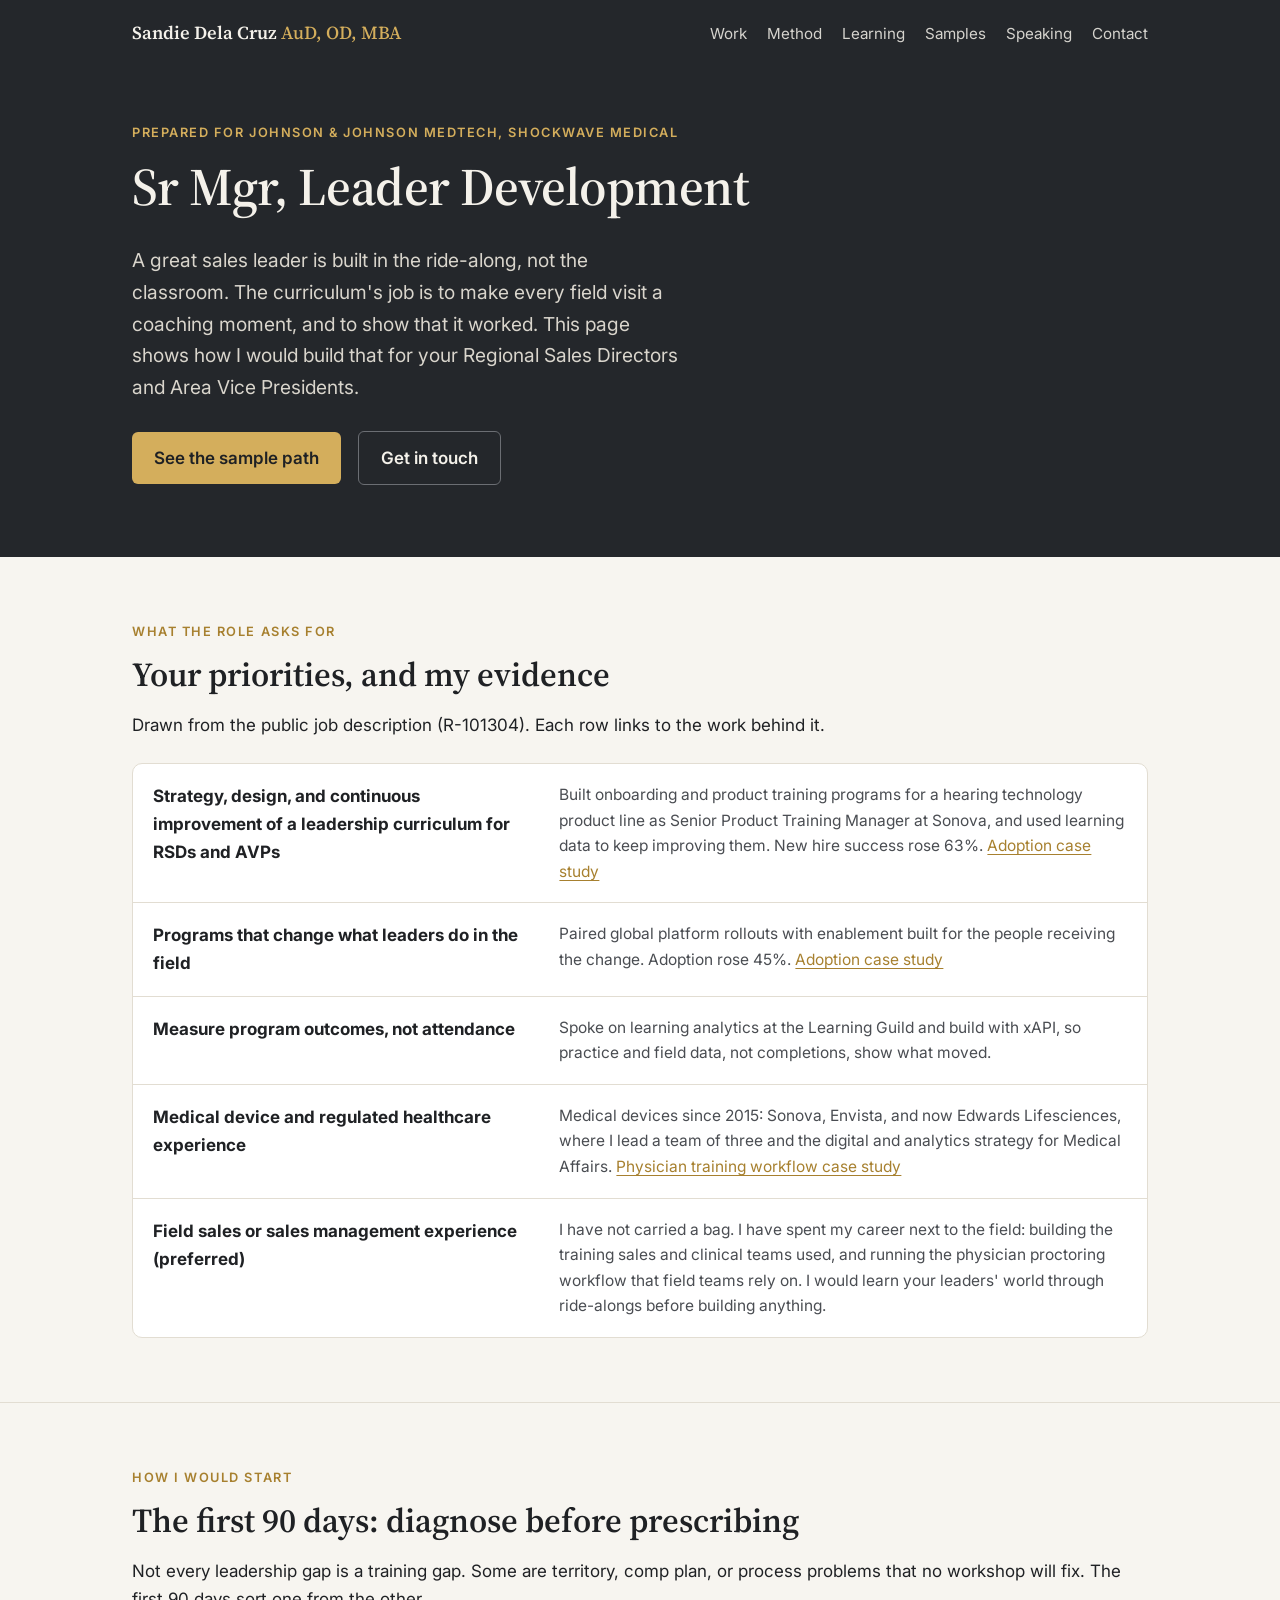
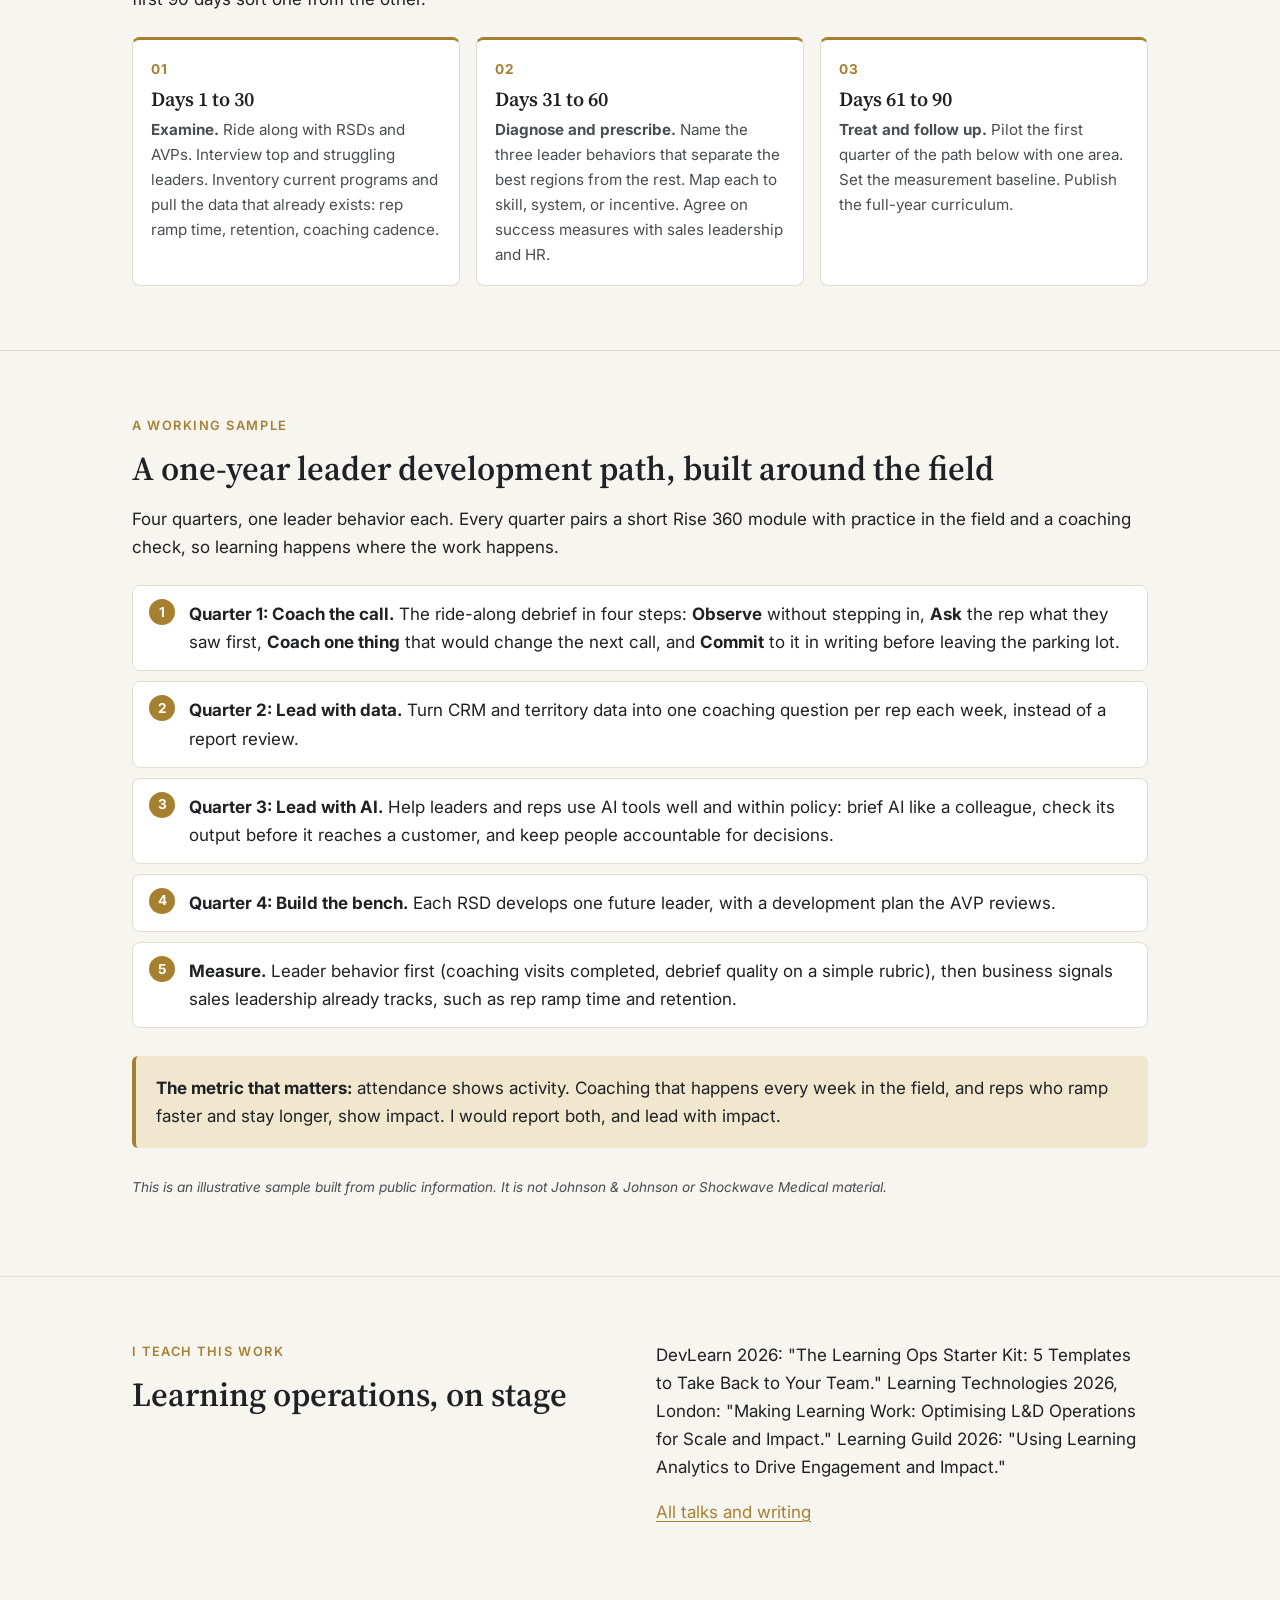
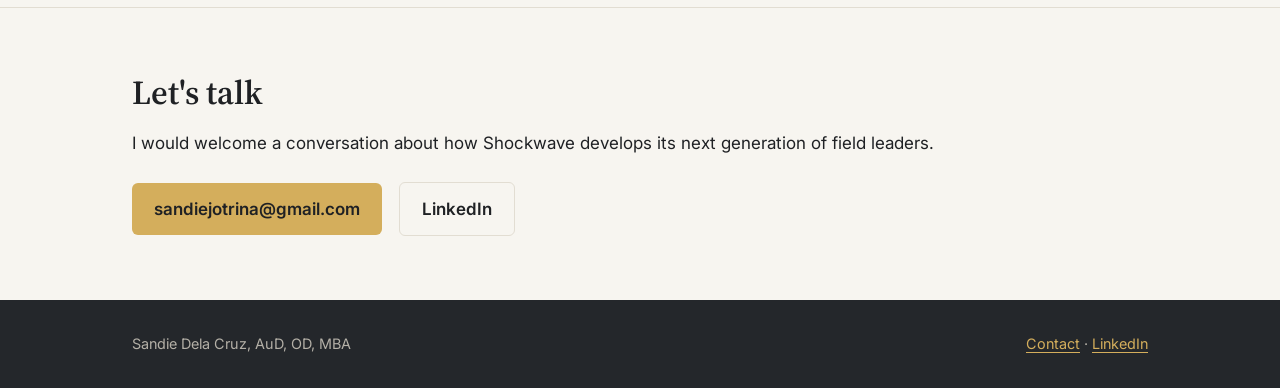
<file: for/jnj-shockwave.html>
<!doctype html>
<html lang="en">
<head>
  <meta charset="UTF-8">
  <meta name="viewport" content="width=device-width, initial-scale=1.0">
  <meta name="robots" content="noindex, nofollow">
  <title>For Johnson &amp; Johnson MedTech | Sandie Dela Cruz</title>
  <meta name="description" content="Prepared for the Sr Mgr, Leader Development role at Johnson &amp; Johnson MedTech, Shockwave Medical.">
  <link rel="preconnect" href="https://fonts.googleapis.com">
  <link rel="preconnect" href="https://fonts.gstatic.com" crossorigin>
  <link href="https://fonts.googleapis.com/css2?family=Inter:wght@400;500;600;700&family=Source+Serif+4:wght@500;600&display=swap" rel="stylesheet">
  <link rel="stylesheet" href="../css/styles.css">
</head>
<body>
  <header class="site-header">
    <div class="wrap">
      <a class="brand" href="../index.html">Sandie Dela Cruz <span>AuD, OD, MBA</span></a>
      <nav class="nav" aria-label="Main">
        <a href="../index.html#work">Work</a>
        <a href="../index.html#method">Method</a>
        <a href="../learning.html">Learning</a>
        <a href="../samples.html">Samples</a>
        <a href="../speaking.html">Speaking</a>
        <a href="../contact.html">Contact</a>
      </nav>
    </div>
  </header>

  <main>
    <div class="hero">
      <div class="wrap">
        <p class="eyebrow">Prepared for Johnson &amp; Johnson MedTech, Shockwave Medical</p>
        <h1>Sr Mgr, Leader Development</h1>
        <p class="lede">A great sales leader is built in the ride-along, not the classroom. The curriculum's job is to make every field visit a coaching moment, and to show that it worked. This page shows how I would build that for your Regional Sales Directors and Area Vice Presidents.</p>
        <a class="btn" href="#sample">See the sample path</a>
        <a class="btn ghost" href="../contact.html">Get in touch</a>
      </div>
    </div>

    <section aria-labelledby="heard-h">
      <div class="wrap">
        <p class="eyebrow">What the role asks for</p>
        <h2 id="heard-h">Your priorities, and my evidence</h2>
        <p>Drawn from the public job description (R-101304). Each row links to the work behind it.</p>
        <div class="match">
          <div class="match-row">
            <div><b>Strategy, design, and continuous improvement of a leadership curriculum for RSDs and AVPs</b></div>
            <div>Built onboarding and product training programs for a hearing technology product line as Senior Product Training Manager at Sonova, and used learning data to keep improving them. New hire success rose 63%. <a href="../work/adoption.html">Adoption case study</a></div>
          </div>
          <div class="match-row">
            <div><b>Programs that change what leaders do in the field</b></div>
            <div>Paired global platform rollouts with enablement built for the people receiving the change. Adoption rose 45%. <a href="../work/adoption.html">Adoption case study</a></div>
          </div>
          <div class="match-row">
            <div><b>Measure program outcomes, not attendance</b></div>
            <div>Spoke on learning analytics at the Learning Guild and build with xAPI, so practice and field data, not completions, show what moved.</div>
          </div>
          <div class="match-row">
            <div><b>Medical device and regulated healthcare experience</b></div>
            <div>Medical devices since 2015: Sonova, Envista, and now Edwards Lifesciences, where I lead a team of three and the digital and analytics strategy for Medical Affairs. <a href="../work/physician-training-workflow.html">Physician training workflow case study</a></div>
          </div>
          <div class="match-row">
            <div><b>Field sales or sales management experience (preferred)</b></div>
            <div>I have not carried a bag. I have spent my career next to the field: building the training sales and clinical teams used, and running the physician proctoring workflow that field teams rely on. I would learn your leaders' world through ride-alongs before building anything.</div>
          </div>
        </div>
      </div>
    </section>

    <section id="plan" aria-labelledby="plan-h">
      <div class="wrap">
        <p class="eyebrow">How I would start</p>
        <h2 id="plan-h">The first 90 days: diagnose before prescribing</h2>
        <p>Not every leadership gap is a training gap. Some are territory, comp plan, or process problems that no workshop will fix. The first 90 days sort one from the other.</p>
        <ol class="steps">
          <li><h3>Days 1 to 30</h3><p><b>Examine.</b> Ride along with RSDs and AVPs. Interview top and struggling leaders. Inventory current programs and pull the data that already exists: rep ramp time, retention, coaching cadence.</p></li>
          <li><h3>Days 31 to 60</h3><p><b>Diagnose and prescribe.</b> Name the three leader behaviors that separate the best regions from the rest. Map each to skill, system, or incentive. Agree on success measures with sales leadership and HR.</p></li>
          <li><h3>Days 61 to 90</h3><p><b>Treat and follow up.</b> Pilot the first quarter of the path below with one area. Set the measurement baseline. Publish the full-year curriculum.</p></li>
        </ol>
      </div>
    </section>

    <section id="sample" aria-labelledby="tool-h">
      <div class="wrap">
        <p class="eyebrow">A working sample</p>
        <h2 id="tool-h">A one-year leader development path, built around the field</h2>
        <p>Four quarters, one leader behavior each. Every quarter pairs a short Rise 360 module with practice in the field and a coaching check, so learning happens where the work happens.</p>
        <ol class="flow">
          <li><b>Quarter 1: Coach the call.</b> The ride-along debrief in four steps: <b>Observe</b> without stepping in, <b>Ask</b> the rep what they saw first, <b>Coach one thing</b> that would change the next call, and <b>Commit</b> to it in writing before leaving the parking lot.</li>
          <li><b>Quarter 2: Lead with data.</b> Turn CRM and territory data into one coaching question per rep each week, instead of a report review.</li>
          <li><b>Quarter 3: Lead with AI.</b> Help leaders and reps use AI tools well and within policy: brief AI like a colleague, check its output before it reaches a customer, and keep people accountable for decisions.</li>
          <li><b>Quarter 4: Build the bench.</b> Each RSD develops one future leader, with a development plan the AVP reviews.</li>
          <li><b>Measure.</b> Leader behavior first (coaching visits completed, debrief quality on a simple rubric), then business signals sales leadership already tracks, such as rep ramp time and retention.</li>
        </ol>
        <div class="callout">
          <p><b>The metric that matters:</b> attendance shows activity. Coaching that happens every week in the field, and reps who ramp faster and stay longer, show impact. I would report both, and lead with impact.</p>
        </div>
        <p style="font-size:0.85rem;color:var(--ink-soft)"><i>This is an illustrative sample built from public information. It is not Johnson &amp; Johnson or Shockwave Medical material.</i></p>
      </div>
    </section>

    <section aria-labelledby="talks-h">
      <div class="wrap two-col">
        <div>
          <p class="eyebrow">I teach this work</p>
          <h2 id="talks-h">Learning operations, on stage</h2>
        </div>
        <div>
          <p>DevLearn 2026: "The Learning Ops Starter Kit: 5 Templates to Take Back to Your Team." Learning Technologies 2026, London: "Making Learning Work: Optimising L&amp;D Operations for Scale and Impact." Learning Guild 2026: "Using Learning Analytics to Drive Engagement and Impact."</p>
          <p><a href="../speaking.html">All talks and writing</a></p>
        </div>
      </div>
    </section>

    <section aria-labelledby="next-h">
      <div class="wrap">
        <h2 id="next-h">Let's talk</h2>
        <p>I would welcome a conversation about how Shockwave develops its next generation of field leaders.</p>
        <a class="btn" href="mailto:sandiejotrina@gmail.com">sandiejotrina@gmail.com</a>
        <a class="btn ghost" style="color:var(--ink);border-color:var(--line)" href="https://www.linkedin.com/in/sandiedelacruz">LinkedIn</a>
      </div>
    </section>
  </main>

  <footer class="site-footer">
    <div class="wrap">
      <span>Sandie Dela Cruz, AuD, OD, MBA</span>
      <span><a href="../contact.html">Contact</a> · <a href="https://www.linkedin.com/in/sandiedelacruz">LinkedIn</a></span>
    </div>
  </footer>
</body>
</html>
</file>
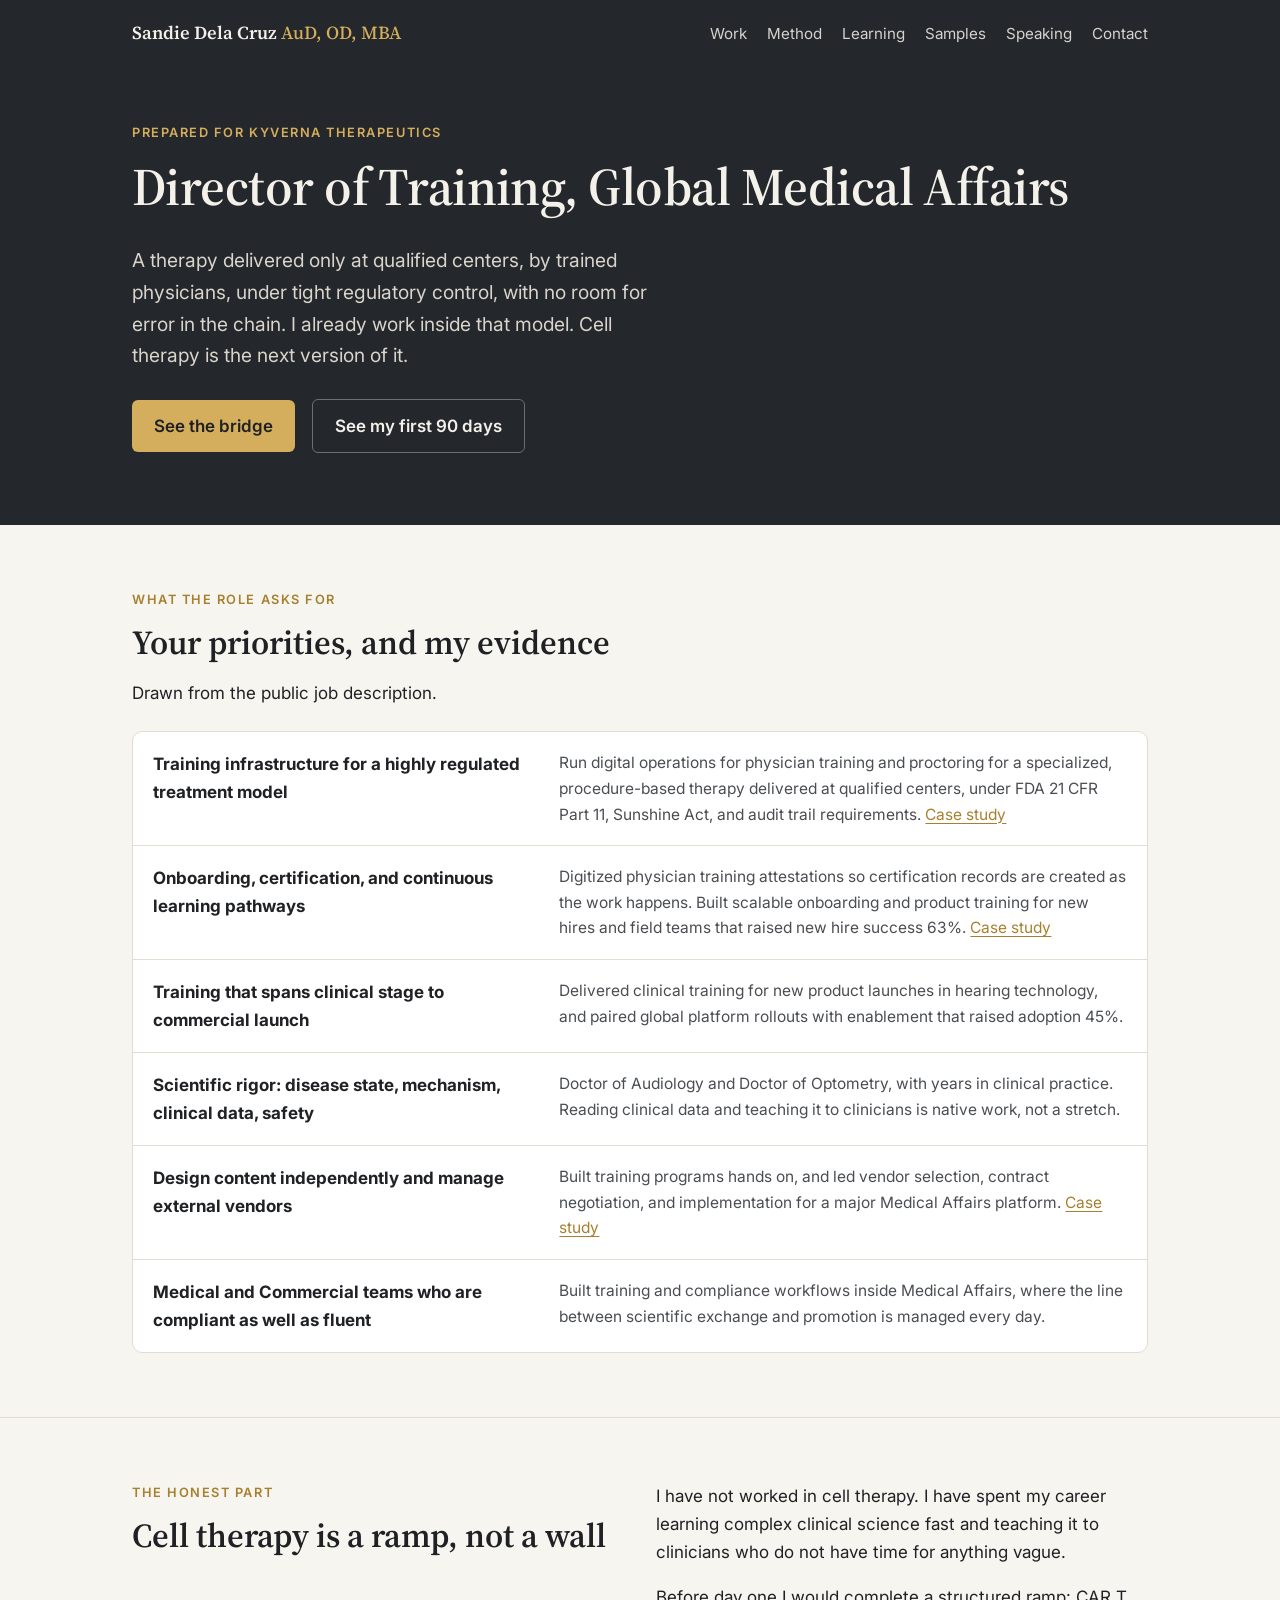
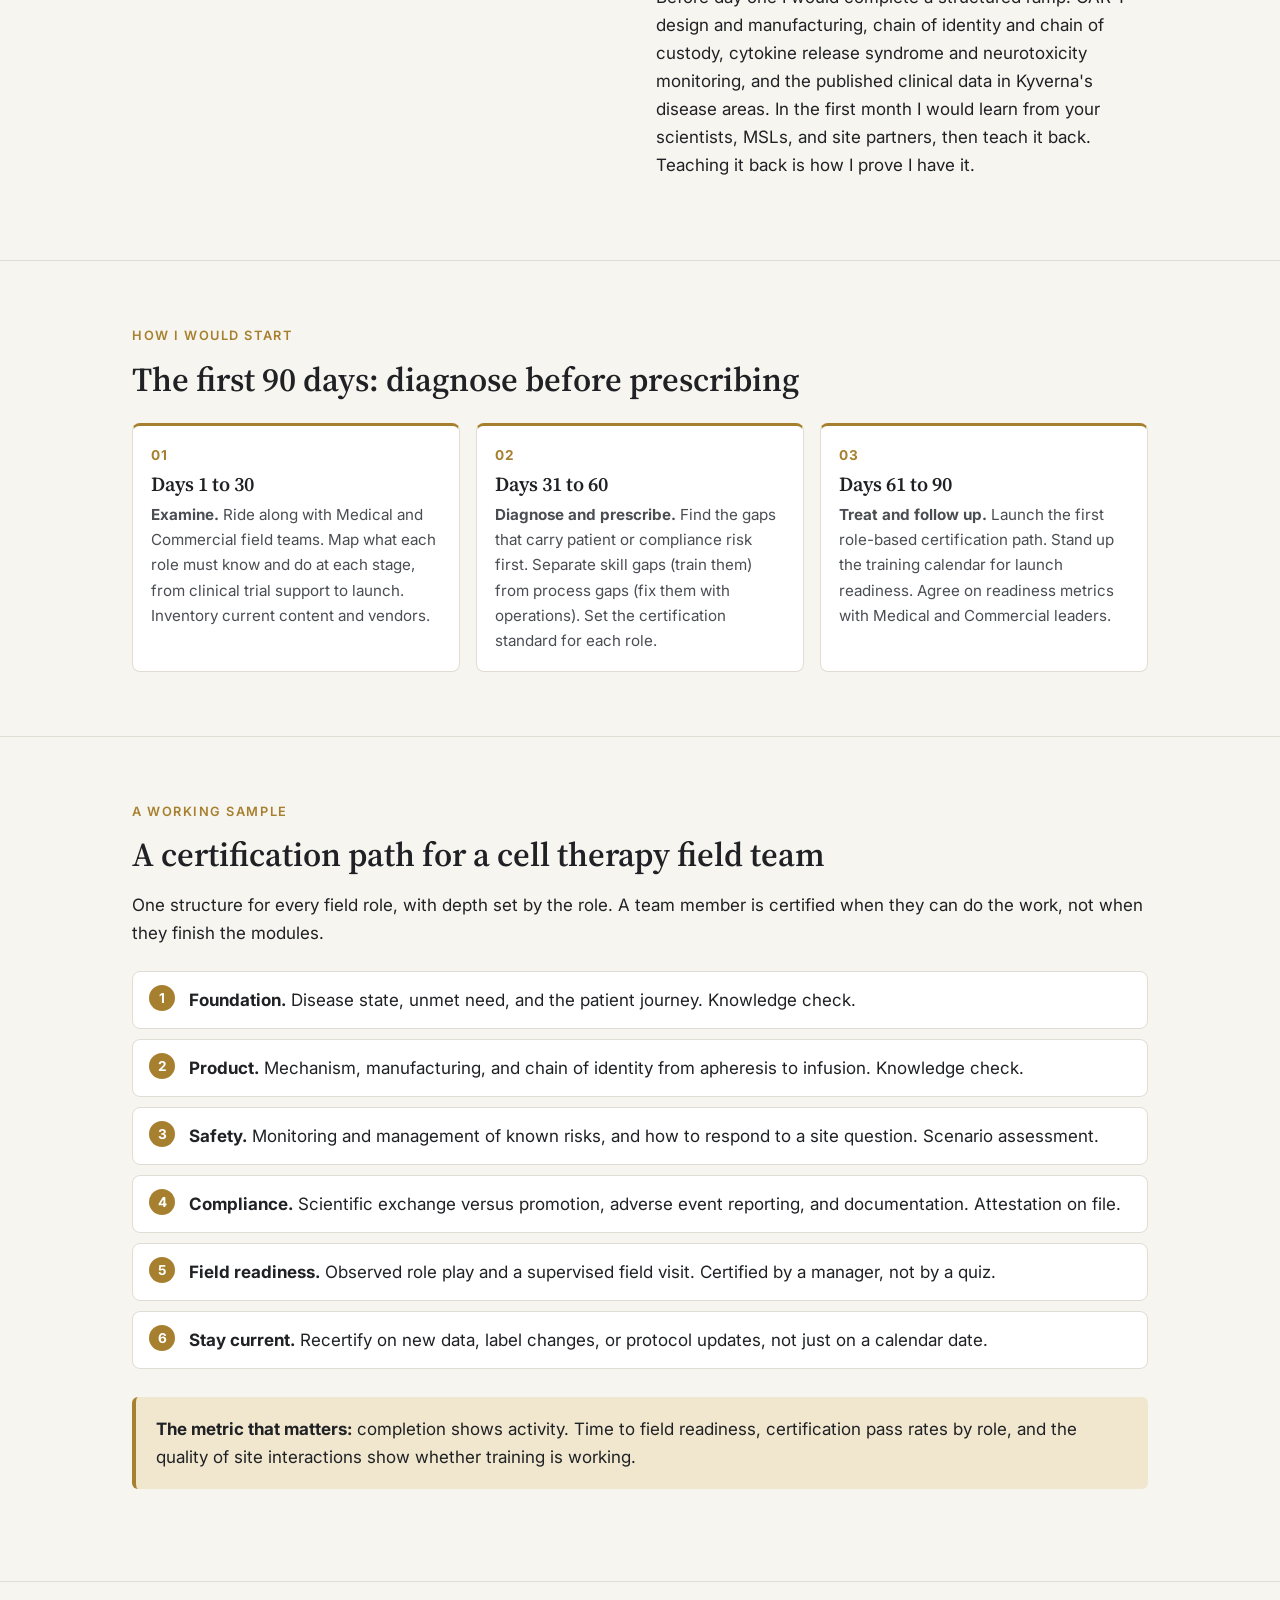
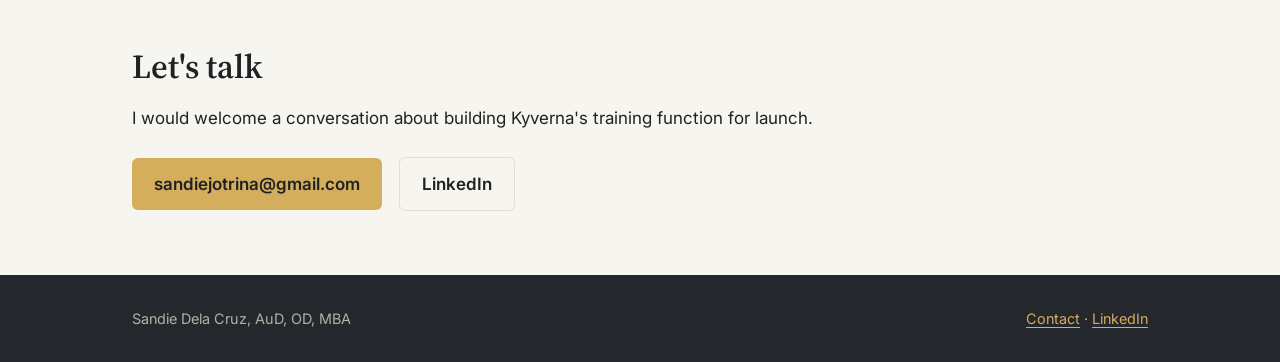
<file: for/kyverna.html>
<!doctype html>
<html lang="en">
<head>
  <meta charset="UTF-8">
  <meta name="viewport" content="width=device-width, initial-scale=1.0">
  <meta name="robots" content="noindex, nofollow">
  <title>For Kyverna | Sandie Dela Cruz</title>
  <meta name="description" content="Prepared for the Director of Training, Global Medical Affairs role at Kyverna Therapeutics.">
  <link rel="preconnect" href="https://fonts.googleapis.com">
  <link rel="preconnect" href="https://fonts.gstatic.com" crossorigin>
  <link href="https://fonts.googleapis.com/css2?family=Inter:wght@400;500;600;700&family=Source+Serif+4:wght@500;600&display=swap" rel="stylesheet">
  <link rel="stylesheet" href="../css/styles.css">
</head>
<body>
  <header class="site-header">
    <div class="wrap">
      <a class="brand" href="../index.html">Sandie Dela Cruz <span>AuD, OD, MBA</span></a>
      <nav class="nav" aria-label="Main">
        <a href="../index.html#work">Work</a>
        <a href="../index.html#method">Method</a>
        <a href="../learning.html">Learning</a>
        <a href="../samples.html">Samples</a>
        <a href="../speaking.html">Speaking</a>
        <a href="../contact.html">Contact</a>
      </nav>
    </div>
  </header>

  <main>
    <div class="hero">
      <div class="wrap">
        <p class="eyebrow">Prepared for Kyverna Therapeutics</p>
        <h1>Director of Training, Global Medical Affairs</h1>
        <p class="lede">A therapy delivered only at qualified centers, by trained physicians, under tight regulatory control, with no room for error in the chain. I already work inside that model. Cell therapy is the next version of it.</p>
        <a class="btn" href="#bridge">See the bridge</a>
        <a class="btn ghost" href="#plan">See my first 90 days</a>
      </div>
    </div>

    <section id="bridge" aria-labelledby="bridge-h">
      <div class="wrap">
        <p class="eyebrow">What the role asks for</p>
        <h2 id="bridge-h">Your priorities, and my evidence</h2>
        <p>Drawn from the public job description.</p>
        <div class="match">
          <div class="match-row">
            <div><b>Training infrastructure for a highly regulated treatment model</b></div>
            <div>Run digital operations for physician training and proctoring for a specialized, procedure-based therapy delivered at qualified centers, under FDA 21 CFR Part 11, Sunshine Act, and audit trail requirements. <a href="../work/physician-training-workflow.html">Case study</a></div>
          </div>
          <div class="match-row">
            <div><b>Onboarding, certification, and continuous learning pathways</b></div>
            <div>Digitized physician training attestations so certification records are created as the work happens. Built scalable onboarding and product training for new hires and field teams that raised new hire success 63%. <a href="../work/adoption.html">Case study</a></div>
          </div>
          <div class="match-row">
            <div><b>Training that spans clinical stage to commercial launch</b></div>
            <div>Delivered clinical training for new product launches in hearing technology, and paired global platform rollouts with enablement that raised adoption 45%.</div>
          </div>
          <div class="match-row">
            <div><b>Scientific rigor: disease state, mechanism, clinical data, safety</b></div>
            <div>Doctor of Audiology and Doctor of Optometry, with years in clinical practice. Reading clinical data and teaching it to clinicians is native work, not a stretch.</div>
          </div>
          <div class="match-row">
            <div><b>Design content independently and manage external vendors</b></div>
            <div>Built training programs hands on, and led vendor selection, contract negotiation, and implementation for a major Medical Affairs platform. <a href="../work/grants-portfolio.html">Case study</a></div>
          </div>
          <div class="match-row">
            <div><b>Medical and Commercial teams who are compliant as well as fluent</b></div>
            <div>Built training and compliance workflows inside Medical Affairs, where the line between scientific exchange and promotion is managed every day.</div>
          </div>
        </div>
      </div>
    </section>

    <section aria-labelledby="ramp-h">
      <div class="wrap two-col">
        <div>
          <p class="eyebrow">The honest part</p>
          <h2 id="ramp-h">Cell therapy is a ramp, not a wall</h2>
        </div>
        <div>
          <p>I have not worked in cell therapy. I have spent my career learning complex clinical science fast and teaching it to clinicians who do not have time for anything vague.</p>
          <p>Before day one I would complete a structured ramp: CAR T design and manufacturing, chain of identity and chain of custody, cytokine release syndrome and neurotoxicity monitoring, and the published clinical data in Kyverna's disease areas. In the first month I would learn from your scientists, MSLs, and site partners, then teach it back. Teaching it back is how I prove I have it.</p>
        </div>
      </div>
    </section>

    <section id="plan" aria-labelledby="plan-h">
      <div class="wrap">
        <p class="eyebrow">How I would start</p>
        <h2 id="plan-h">The first 90 days: diagnose before prescribing</h2>
        <ol class="steps">
          <li><h3>Days 1 to 30</h3><p><b>Examine.</b> Ride along with Medical and Commercial field teams. Map what each role must know and do at each stage, from clinical trial support to launch. Inventory current content and vendors.</p></li>
          <li><h3>Days 31 to 60</h3><p><b>Diagnose and prescribe.</b> Find the gaps that carry patient or compliance risk first. Separate skill gaps (train them) from process gaps (fix them with operations). Set the certification standard for each role.</p></li>
          <li><h3>Days 61 to 90</h3><p><b>Treat and follow up.</b> Launch the first role-based certification path. Stand up the training calendar for launch readiness. Agree on readiness metrics with Medical and Commercial leaders.</p></li>
        </ol>
      </div>
    </section>

    <section aria-labelledby="tool-h">
      <div class="wrap">
        <p class="eyebrow">A working sample</p>
        <h2 id="tool-h">A certification path for a cell therapy field team</h2>
        <p>One structure for every field role, with depth set by the role. A team member is certified when they can do the work, not when they finish the modules.</p>
        <ol class="flow">
          <li><b>Foundation.</b> Disease state, unmet need, and the patient journey. Knowledge check.</li>
          <li><b>Product.</b> Mechanism, manufacturing, and chain of identity from apheresis to infusion. Knowledge check.</li>
          <li><b>Safety.</b> Monitoring and management of known risks, and how to respond to a site question. Scenario assessment.</li>
          <li><b>Compliance.</b> Scientific exchange versus promotion, adverse event reporting, and documentation. Attestation on file.</li>
          <li><b>Field readiness.</b> Observed role play and a supervised field visit. Certified by a manager, not by a quiz.</li>
          <li><b>Stay current.</b> Recertify on new data, label changes, or protocol updates, not just on a calendar date.</li>
        </ol>
        <div class="callout">
          <p><b>The metric that matters:</b> completion shows activity. Time to field readiness, certification pass rates by role, and the quality of site interactions show whether training is working.</p>
        </div>
      </div>
    </section>

    <section aria-labelledby="next-h">
      <div class="wrap">
        <h2 id="next-h">Let's talk</h2>
        <p>I would welcome a conversation about building Kyverna's training function for launch.</p>
        <a class="btn" href="mailto:sandiejotrina@gmail.com">sandiejotrina@gmail.com</a>
        <a class="btn ghost" style="color:var(--ink);border-color:var(--line)" href="https://www.linkedin.com/in/sandiedelacruz">LinkedIn</a>
      </div>
    </section>
  </main>

  <footer class="site-footer">
    <div class="wrap">
      <span>Sandie Dela Cruz, AuD, OD, MBA</span>
      <span><a href="../contact.html">Contact</a> · <a href="https://www.linkedin.com/in/sandiedelacruz">LinkedIn</a></span>
    </div>
  </footer>
</body>
</html>
</file>
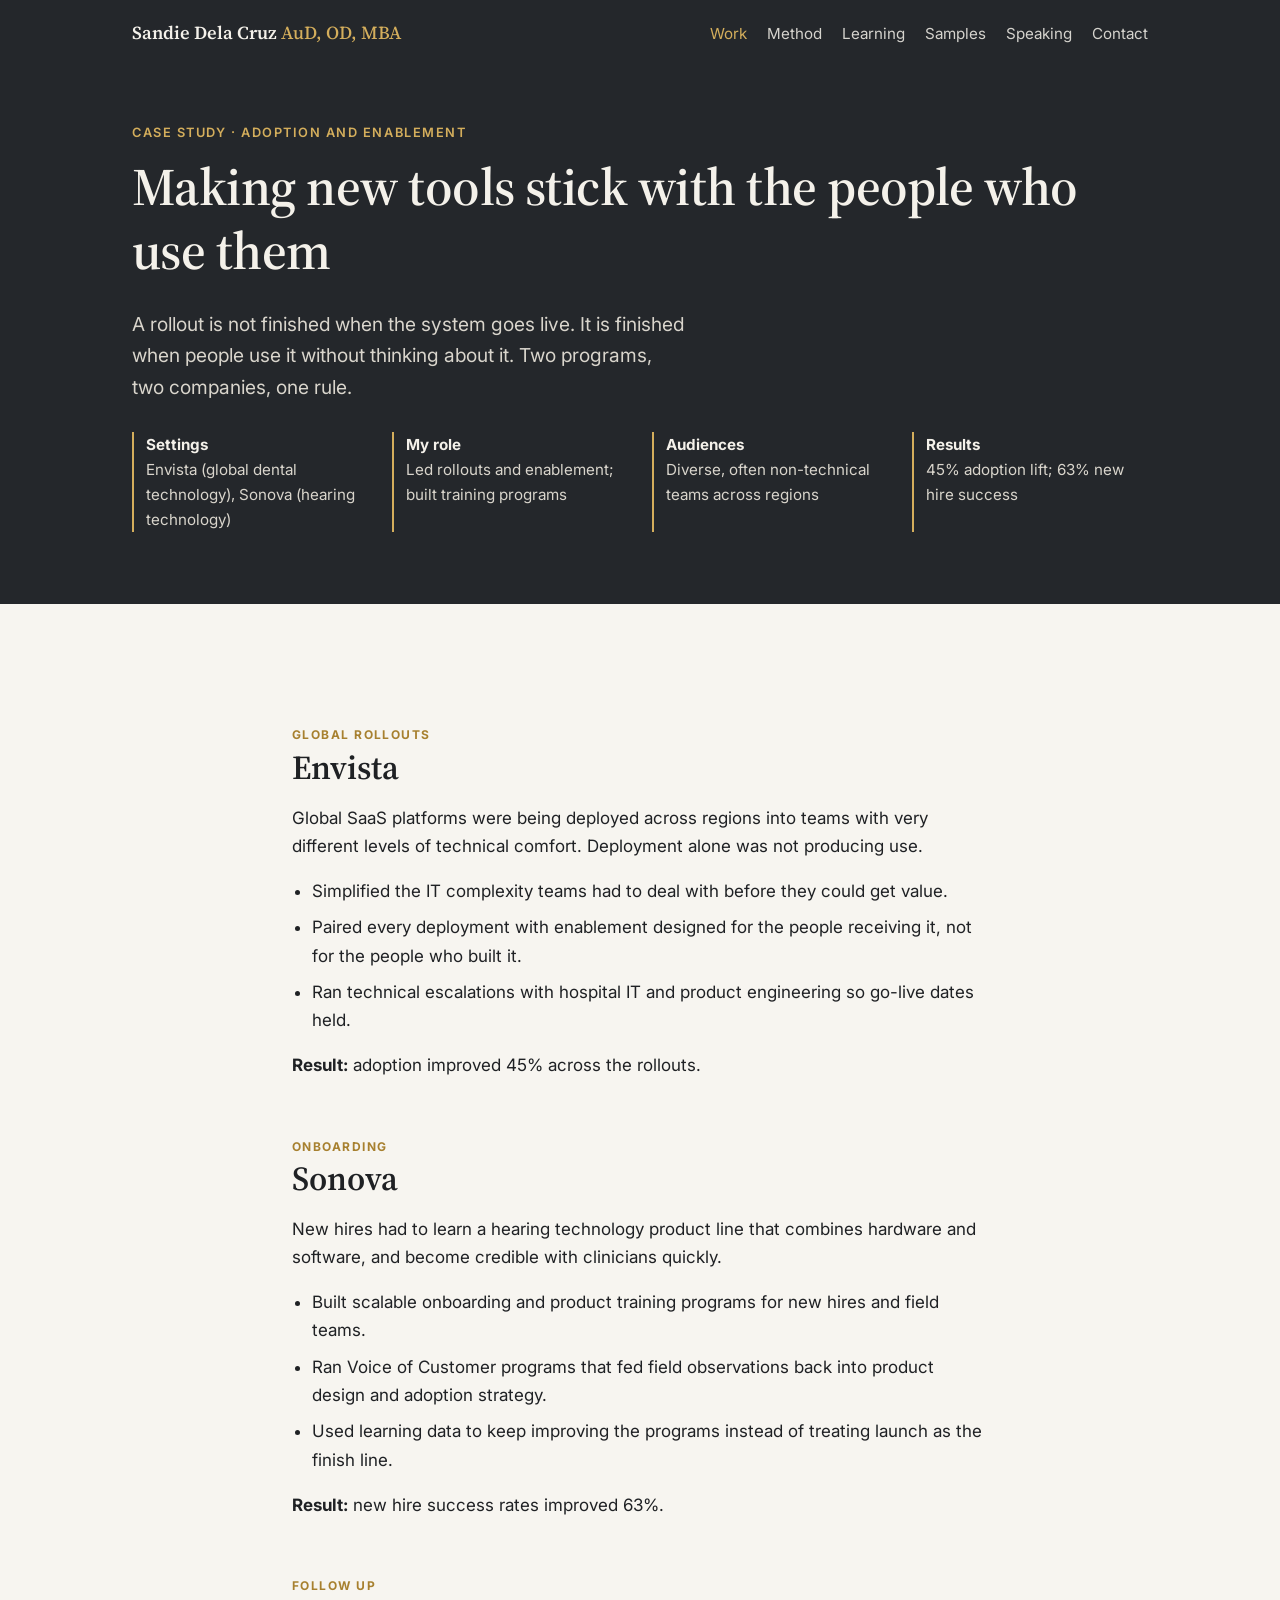
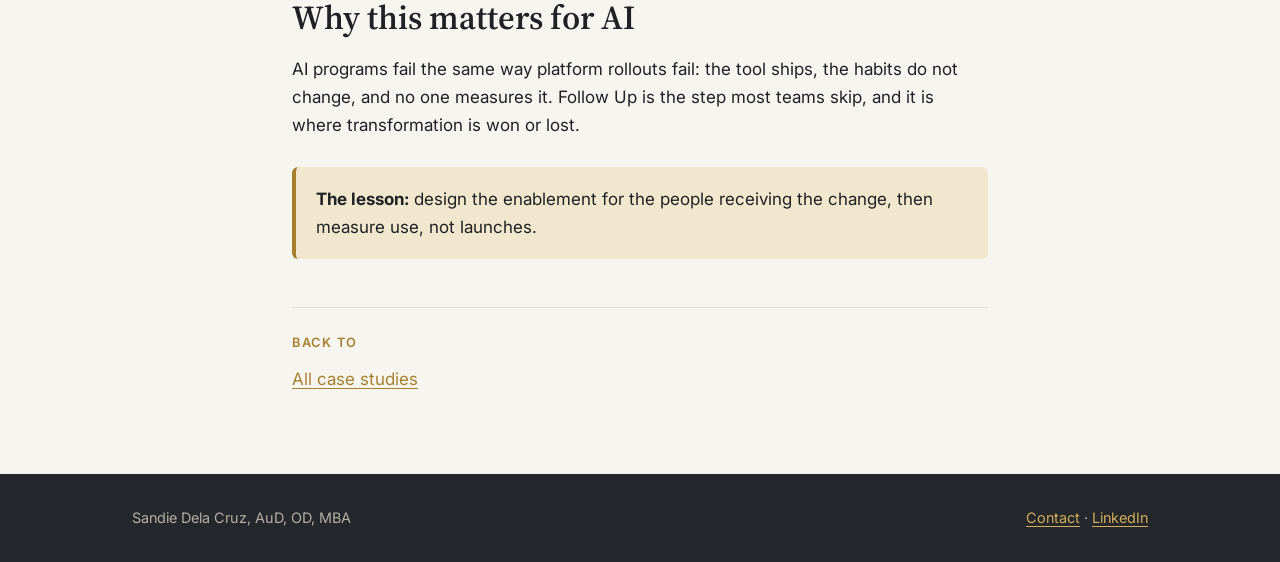
<file: work/adoption.html>
<!doctype html>
<html lang="en">
<head>
  <meta charset="UTF-8">
  <meta name="viewport" content="width=device-width, initial-scale=1.0">
  <title>Adoption and Enablement | Sandie Dela Cruz</title>
  <meta name="description" content="Case study: building enablement into global SaaS rollouts and rebuilding onboarding for a hardware and software product line.">
  <link rel="preconnect" href="https://fonts.googleapis.com">
  <link rel="preconnect" href="https://fonts.gstatic.com" crossorigin>
  <link href="https://fonts.googleapis.com/css2?family=Inter:wght@400;500;600;700&family=Source+Serif+4:wght@500;600&display=swap" rel="stylesheet">
  <link rel="stylesheet" href="../css/styles.css">
</head>
<body>
  <header class="site-header">
    <div class="wrap">
      <a class="brand" href="../index.html">Sandie Dela Cruz <span>AuD, OD, MBA</span></a>
      <nav class="nav" aria-label="Main">
        <a href="../index.html#work" aria-current="page">Work</a>
        <a href="../index.html#method">Method</a>
        <a href="../learning.html">Learning</a>
        <a href="../samples.html">Samples</a>
        <a href="../speaking.html">Speaking</a>
        <a href="../contact.html">Contact</a>
      </nav>
    </div>
  </header>

  <main>
    <div class="hero">
      <div class="wrap">
        <p class="eyebrow">Case study · Adoption and enablement</p>
        <h1>Making new tools stick with the people who use them</h1>
        <p class="lede">A rollout is not finished when the system goes live. It is finished when people use it without thinking about it. Two programs, two companies, one rule.</p>
        <div class="case-meta">
          <div><b>Settings</b>Envista (global dental technology), Sonova (hearing technology)</div>
          <div><b>My role</b>Led rollouts and enablement; built training programs</div>
          <div><b>Audiences</b>Diverse, often non-technical teams across regions</div>
          <div><b>Results</b>45% adoption lift; 63% new hire success</div>
        </div>
      </div>
    </div>

    <section>
      <div class="wrap case-body">
        <h2><small>Global rollouts</small> Envista</h2>
        <p>Global SaaS platforms were being deployed across regions into teams with very different levels of technical comfort. Deployment alone was not producing use.</p>
        <ul>
          <li>Simplified the IT complexity teams had to deal with before they could get value.</li>
          <li>Paired every deployment with enablement designed for the people receiving it, not for the people who built it.</li>
          <li>Ran technical escalations with hospital IT and product engineering so go-live dates held.</li>
        </ul>
        <p><b>Result:</b> adoption improved 45% across the rollouts.</p>

        <h2><small>Onboarding</small> Sonova</h2>
        <p>New hires had to learn a hearing technology product line that combines hardware and software, and become credible with clinicians quickly.</p>
        <ul>
          <li>Built scalable onboarding and product training programs for new hires and field teams.</li>
          <li>Ran Voice of Customer programs that fed field observations back into product design and adoption strategy.</li>
          <li>Used learning data to keep improving the programs instead of treating launch as the finish line.</li>
        </ul>
        <p><b>Result:</b> new hire success rates improved 63%.</p>

        <h2><small>Follow Up</small> Why this matters for AI</h2>
        <p>AI programs fail the same way platform rollouts fail: the tool ships, the habits do not change, and no one measures it. Follow Up is the step most teams skip, and it is where transformation is won or lost.</p>

        <div class="callout">
          <p><b>The lesson:</b> design the enablement for the people receiving the change, then measure use, not launches.</p>
        </div>

        <div class="next-case">
          <p class="eyebrow">Back to</p>
          <p><a href="../index.html#work">All case studies</a></p>
        </div>
      </div>
    </section>
  </main>

  <footer class="site-footer">
    <div class="wrap">
      <span>Sandie Dela Cruz, AuD, OD, MBA</span>
      <span><a href="../contact.html">Contact</a> · <a href="https://www.linkedin.com/in/sandiedelacruz">LinkedIn</a></span>
    </div>
  </footer>
</body>
</html>
</file>
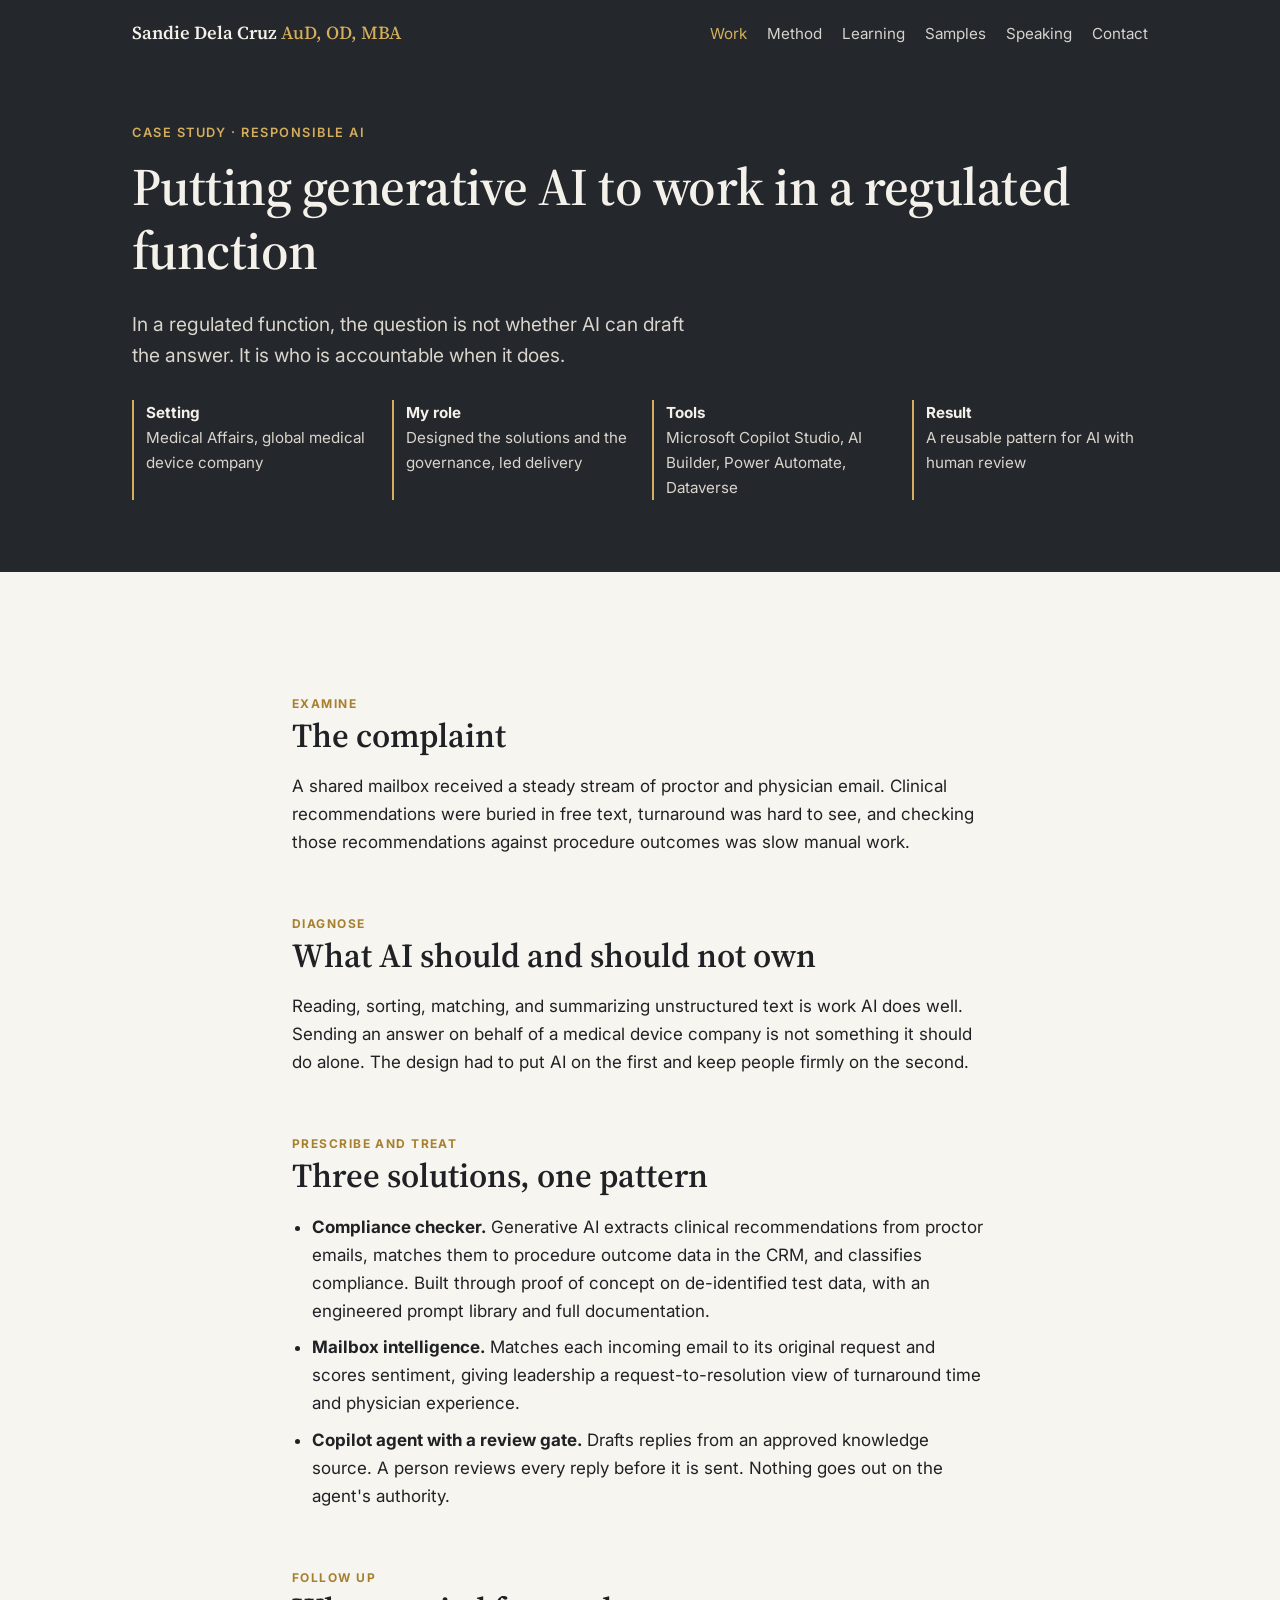
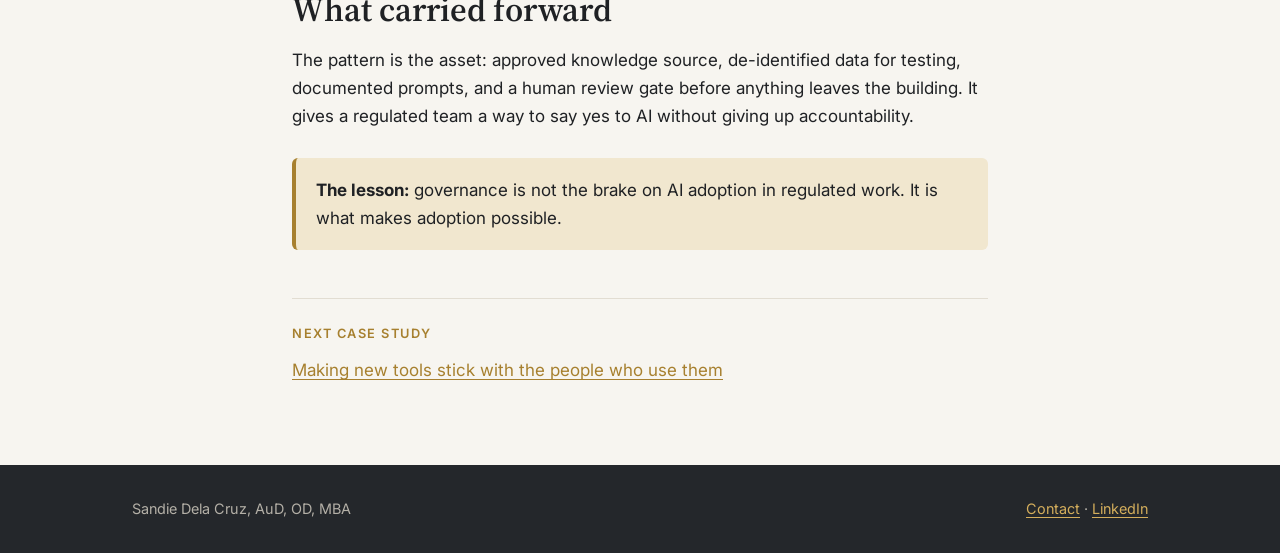
<file: work/governed-ai.html>
<!doctype html>
<html lang="en">
<head>
  <meta charset="UTF-8">
  <meta name="viewport" content="width=device-width, initial-scale=1.0">
  <title>Governed AI in a Regulated Function | Sandie Dela Cruz</title>
  <meta name="description" content="Case study: putting generative AI and a Copilot agent into a regulated Medical Affairs function with human review built in.">
  <link rel="preconnect" href="https://fonts.googleapis.com">
  <link rel="preconnect" href="https://fonts.gstatic.com" crossorigin>
  <link href="https://fonts.googleapis.com/css2?family=Inter:wght@400;500;600;700&family=Source+Serif+4:wght@500;600&display=swap" rel="stylesheet">
  <link rel="stylesheet" href="../css/styles.css">
</head>
<body>
  <header class="site-header">
    <div class="wrap">
      <a class="brand" href="../index.html">Sandie Dela Cruz <span>AuD, OD, MBA</span></a>
      <nav class="nav" aria-label="Main">
        <a href="../index.html#work" aria-current="page">Work</a>
        <a href="../index.html#method">Method</a>
        <a href="../learning.html">Learning</a>
        <a href="../samples.html">Samples</a>
        <a href="../speaking.html">Speaking</a>
        <a href="../contact.html">Contact</a>
      </nav>
    </div>
  </header>

  <main>
    <div class="hero">
      <div class="wrap">
        <p class="eyebrow">Case study · Responsible AI</p>
        <h1>Putting generative AI to work in a regulated function</h1>
        <p class="lede">In a regulated function, the question is not whether AI can draft the answer. It is who is accountable when it does.</p>
        <div class="case-meta">
          <div><b>Setting</b>Medical Affairs, global medical device company</div>
          <div><b>My role</b>Designed the solutions and the governance, led delivery</div>
          <div><b>Tools</b>Microsoft Copilot Studio, AI Builder, Power Automate, Dataverse</div>
          <div><b>Result</b>A reusable pattern for AI with human review</div>
        </div>
      </div>
    </div>

    <section>
      <div class="wrap case-body">
        <h2><small>Examine</small> The complaint</h2>
        <p>A shared mailbox received a steady stream of proctor and physician email. Clinical recommendations were buried in free text, turnaround was hard to see, and checking those recommendations against procedure outcomes was slow manual work.</p>

        <h2><small>Diagnose</small> What AI should and should not own</h2>
        <p>Reading, sorting, matching, and summarizing unstructured text is work AI does well. Sending an answer on behalf of a medical device company is not something it should do alone. The design had to put AI on the first and keep people firmly on the second.</p>

        <h2><small>Prescribe and Treat</small> Three solutions, one pattern</h2>
        <ul>
          <li><b>Compliance checker.</b> Generative AI extracts clinical recommendations from proctor emails, matches them to procedure outcome data in the CRM, and classifies compliance. Built through proof of concept on de-identified test data, with an engineered prompt library and full documentation.</li>
          <li><b>Mailbox intelligence.</b> Matches each incoming email to its original request and scores sentiment, giving leadership a request-to-resolution view of turnaround time and physician experience.</li>
          <li><b>Copilot agent with a review gate.</b> Drafts replies from an approved knowledge source. A person reviews every reply before it is sent. Nothing goes out on the agent's authority.</li>
        </ul>

        <h2><small>Follow Up</small> What carried forward</h2>
        <p>The pattern is the asset: approved knowledge source, de-identified data for testing, documented prompts, and a human review gate before anything leaves the building. It gives a regulated team a way to say yes to AI without giving up accountability.</p>

        <div class="callout">
          <p><b>The lesson:</b> governance is not the brake on AI adoption in regulated work. It is what makes adoption possible.</p>
        </div>

        <div class="next-case">
          <p class="eyebrow">Next case study</p>
          <p><a href="adoption.html">Making new tools stick with the people who use them</a></p>
        </div>
      </div>
    </section>
  </main>

  <footer class="site-footer">
    <div class="wrap">
      <span>Sandie Dela Cruz, AuD, OD, MBA</span>
      <span><a href="../contact.html">Contact</a> · <a href="https://www.linkedin.com/in/sandiedelacruz">LinkedIn</a></span>
    </div>
  </footer>
</body>
</html>
</file>
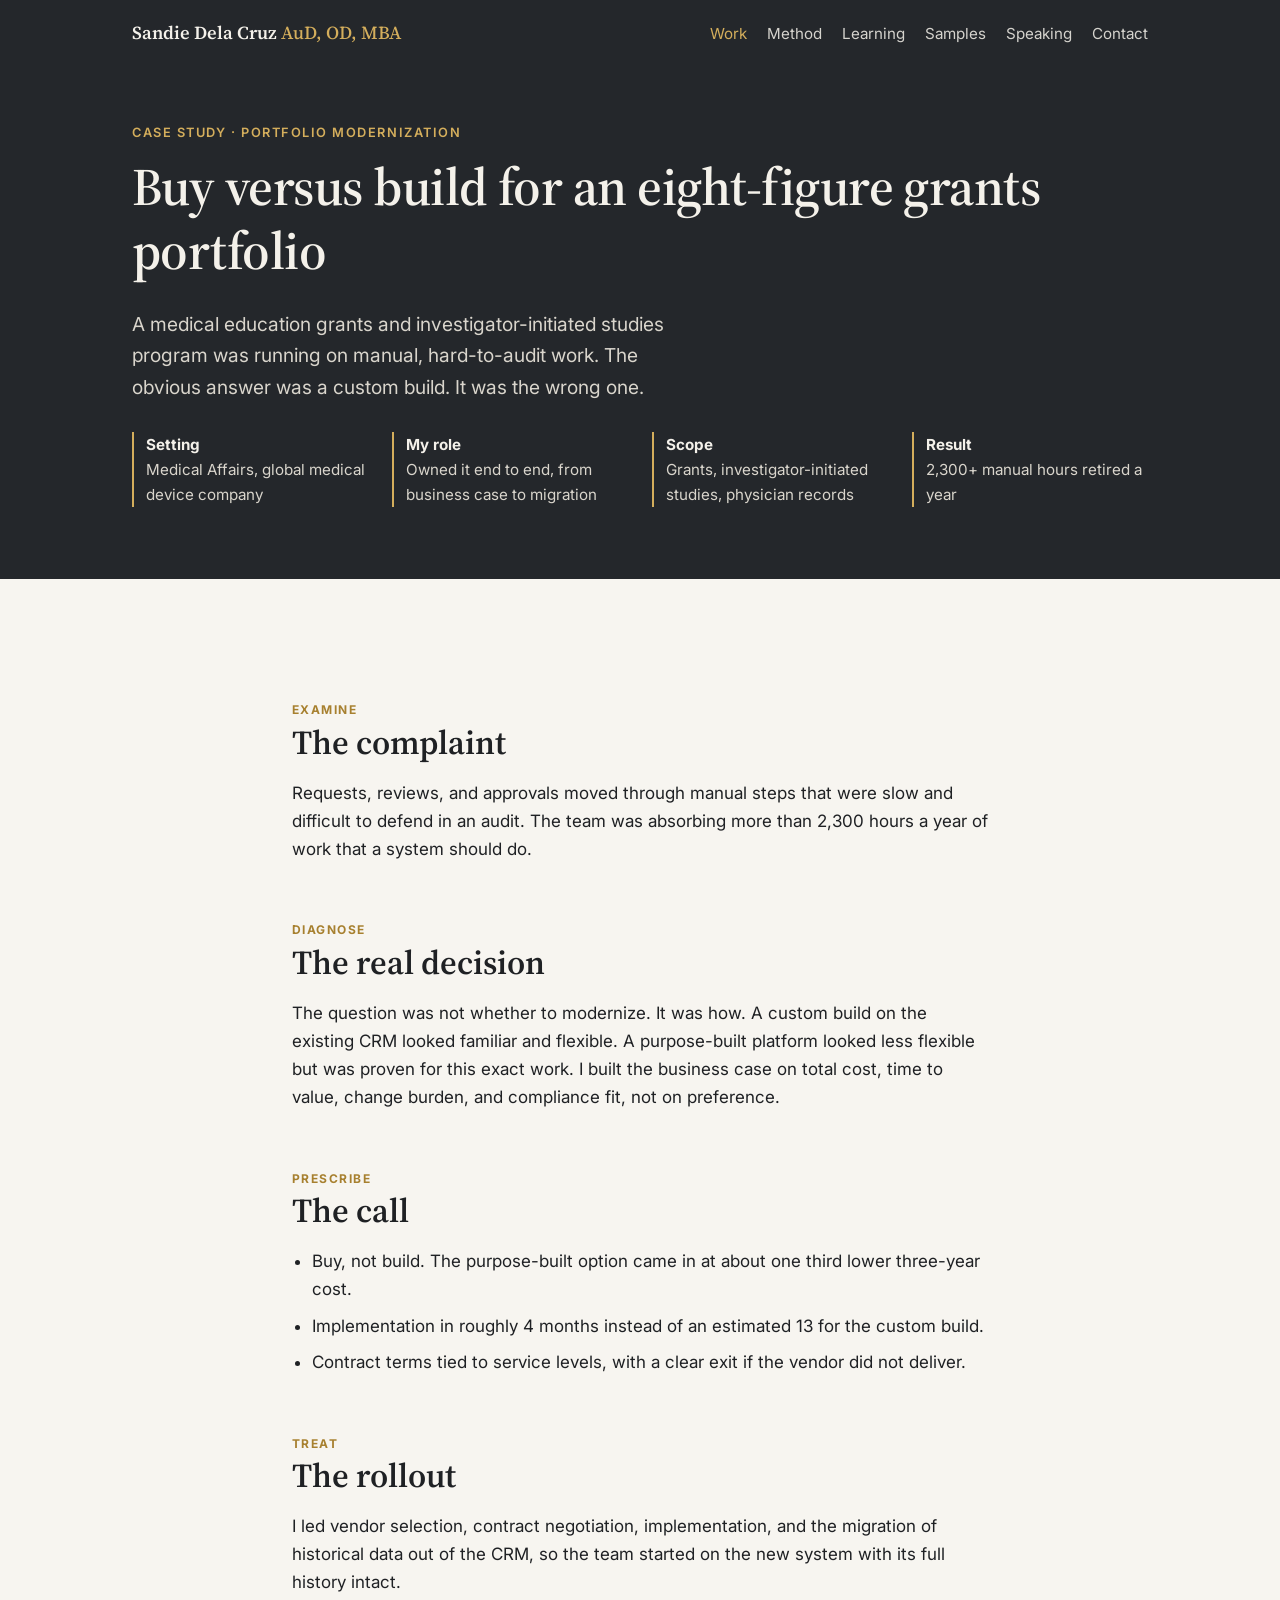
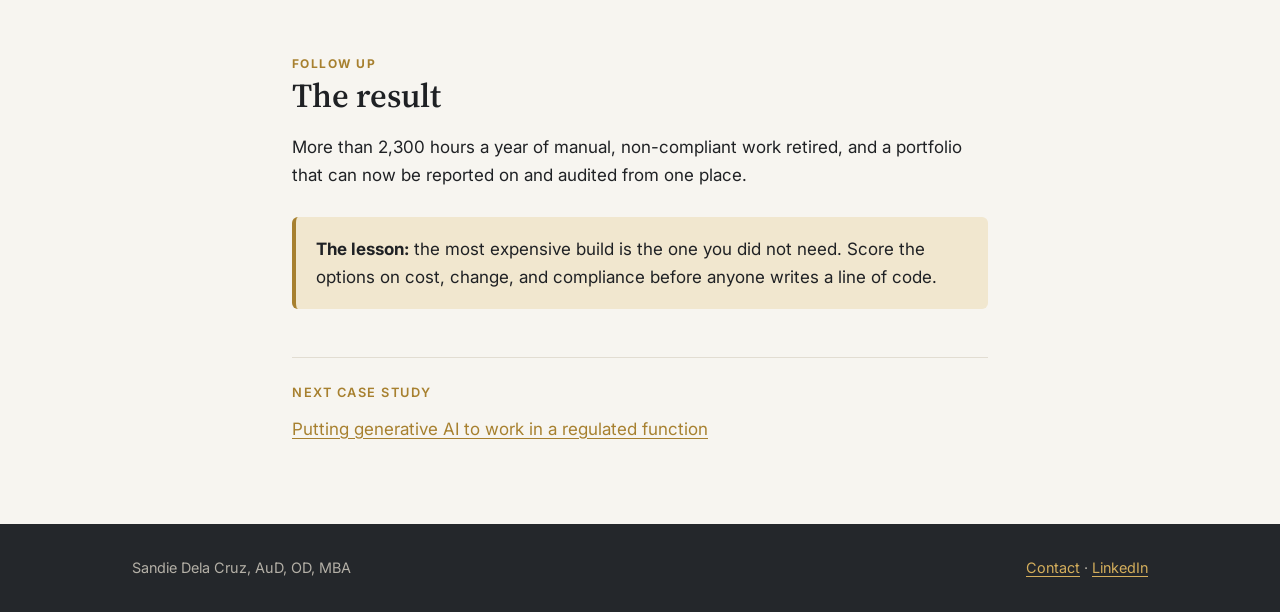
<file: work/grants-portfolio.html>
<!doctype html>
<html lang="en">
<head>
  <meta charset="UTF-8">
  <meta name="viewport" content="width=device-width, initial-scale=1.0">
  <title>Grants Portfolio Modernization | Sandie Dela Cruz</title>
  <meta name="description" content="Case study: the buy versus build decision and rollout for a medical education grants and investigator-initiated studies portfolio.">
  <link rel="preconnect" href="https://fonts.googleapis.com">
  <link rel="preconnect" href="https://fonts.gstatic.com" crossorigin>
  <link href="https://fonts.googleapis.com/css2?family=Inter:wght@400;500;600;700&family=Source+Serif+4:wght@500;600&display=swap" rel="stylesheet">
  <link rel="stylesheet" href="../css/styles.css">
</head>
<body>
  <header class="site-header">
    <div class="wrap">
      <a class="brand" href="../index.html">Sandie Dela Cruz <span>AuD, OD, MBA</span></a>
      <nav class="nav" aria-label="Main">
        <a href="../index.html#work" aria-current="page">Work</a>
        <a href="../index.html#method">Method</a>
        <a href="../learning.html">Learning</a>
        <a href="../samples.html">Samples</a>
        <a href="../speaking.html">Speaking</a>
        <a href="../contact.html">Contact</a>
      </nav>
    </div>
  </header>

  <main>
    <div class="hero">
      <div class="wrap">
        <p class="eyebrow">Case study · Portfolio modernization</p>
        <h1>Buy versus build for an eight-figure grants portfolio</h1>
        <p class="lede">A medical education grants and investigator-initiated studies program was running on manual, hard-to-audit work. The obvious answer was a custom build. It was the wrong one.</p>
        <div class="case-meta">
          <div><b>Setting</b>Medical Affairs, global medical device company</div>
          <div><b>My role</b>Owned it end to end, from business case to migration</div>
          <div><b>Scope</b>Grants, investigator-initiated studies, physician records</div>
          <div><b>Result</b>2,300+ manual hours retired a year</div>
        </div>
      </div>
    </div>

    <section>
      <div class="wrap case-body">
        <h2><small>Examine</small> The complaint</h2>
        <p>Requests, reviews, and approvals moved through manual steps that were slow and difficult to defend in an audit. The team was absorbing more than 2,300 hours a year of work that a system should do.</p>

        <h2><small>Diagnose</small> The real decision</h2>
        <p>The question was not whether to modernize. It was how. A custom build on the existing CRM looked familiar and flexible. A purpose-built platform looked less flexible but was proven for this exact work. I built the business case on total cost, time to value, change burden, and compliance fit, not on preference.</p>

        <h2><small>Prescribe</small> The call</h2>
        <ul>
          <li>Buy, not build. The purpose-built option came in at about one third lower three-year cost.</li>
          <li>Implementation in roughly 4 months instead of an estimated 13 for the custom build.</li>
          <li>Contract terms tied to service levels, with a clear exit if the vendor did not deliver.</li>
        </ul>

        <h2><small>Treat</small> The rollout</h2>
        <p>I led vendor selection, contract negotiation, implementation, and the migration of historical data out of the CRM, so the team started on the new system with its full history intact.</p>

        <h2><small>Follow Up</small> The result</h2>
        <p>More than 2,300 hours a year of manual, non-compliant work retired, and a portfolio that can now be reported on and audited from one place.</p>

        <div class="callout">
          <p><b>The lesson:</b> the most expensive build is the one you did not need. Score the options on cost, change, and compliance before anyone writes a line of code.</p>
        </div>

        <div class="next-case">
          <p class="eyebrow">Next case study</p>
          <p><a href="governed-ai.html">Putting generative AI to work in a regulated function</a></p>
        </div>
      </div>
    </section>
  </main>

  <footer class="site-footer">
    <div class="wrap">
      <span>Sandie Dela Cruz, AuD, OD, MBA</span>
      <span><a href="../contact.html">Contact</a> · <a href="https://www.linkedin.com/in/sandiedelacruz">LinkedIn</a></span>
    </div>
  </footer>
</body>
</html>
</file>
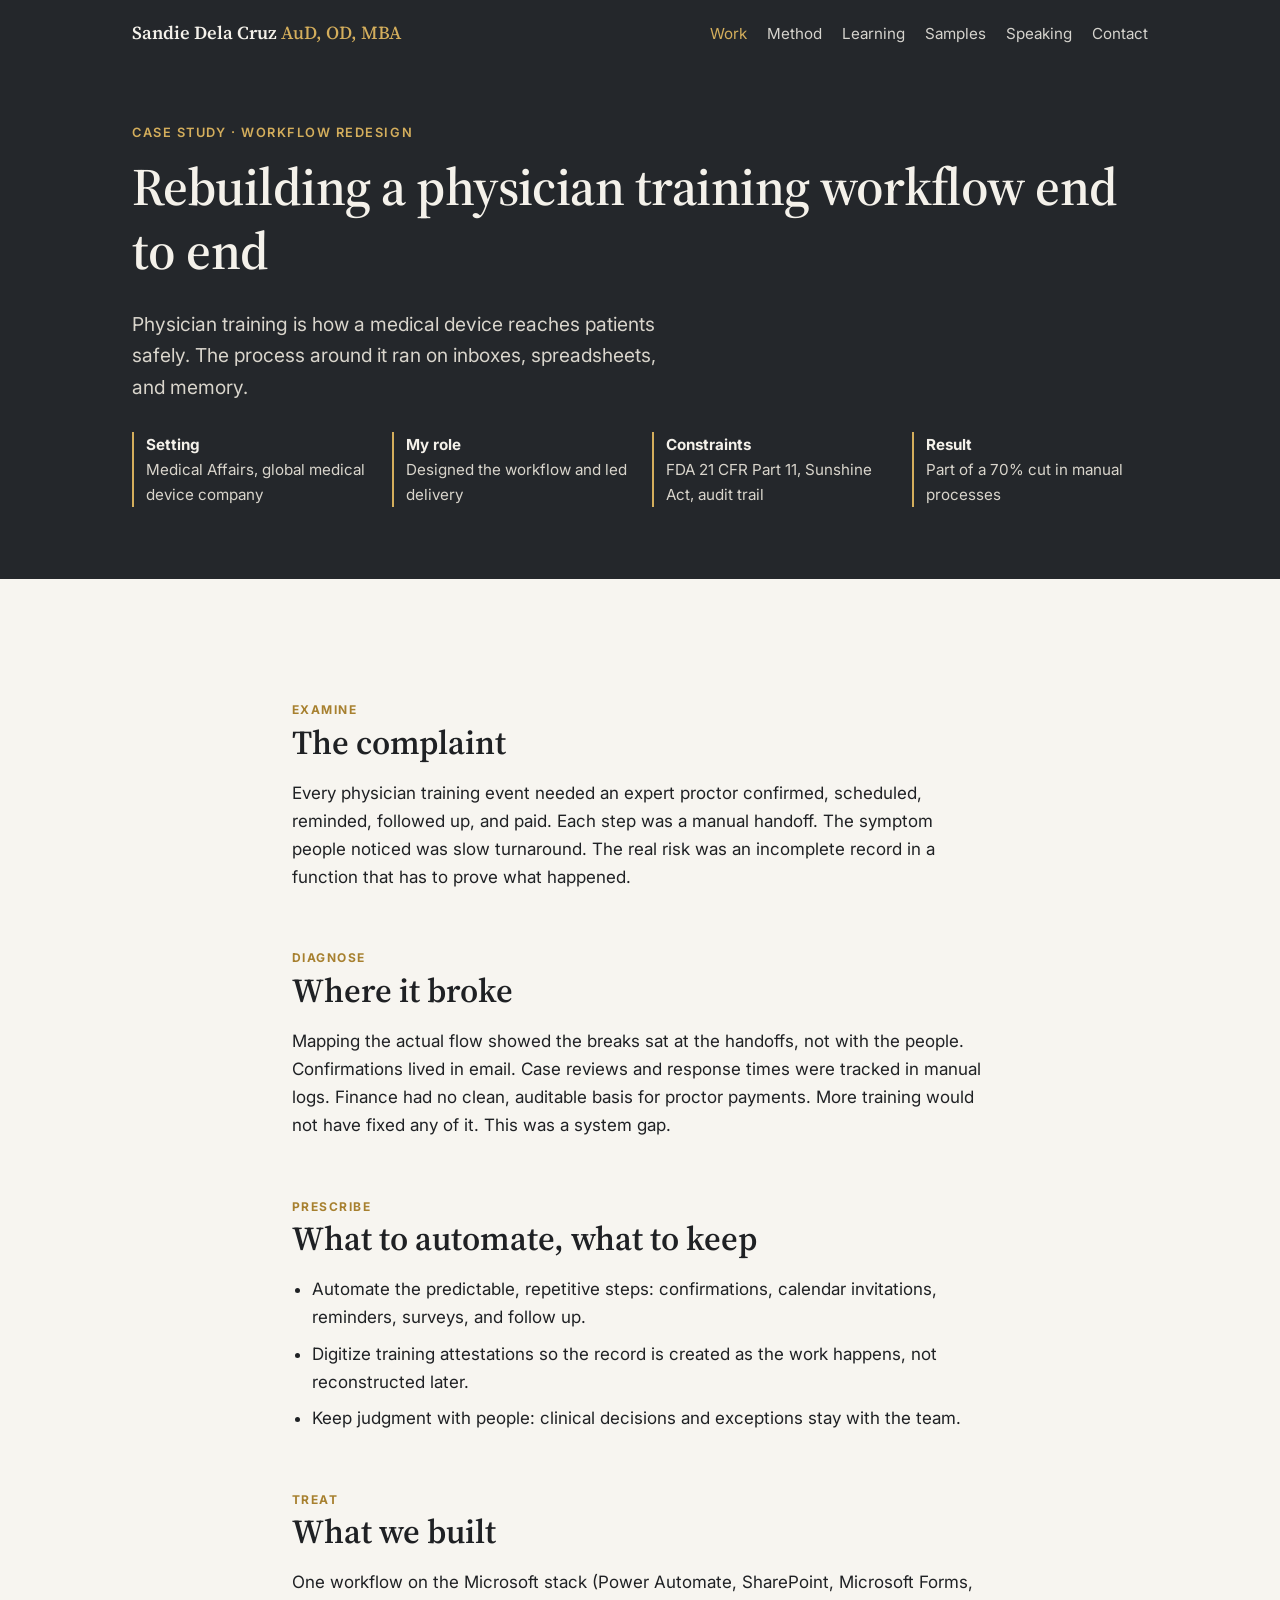
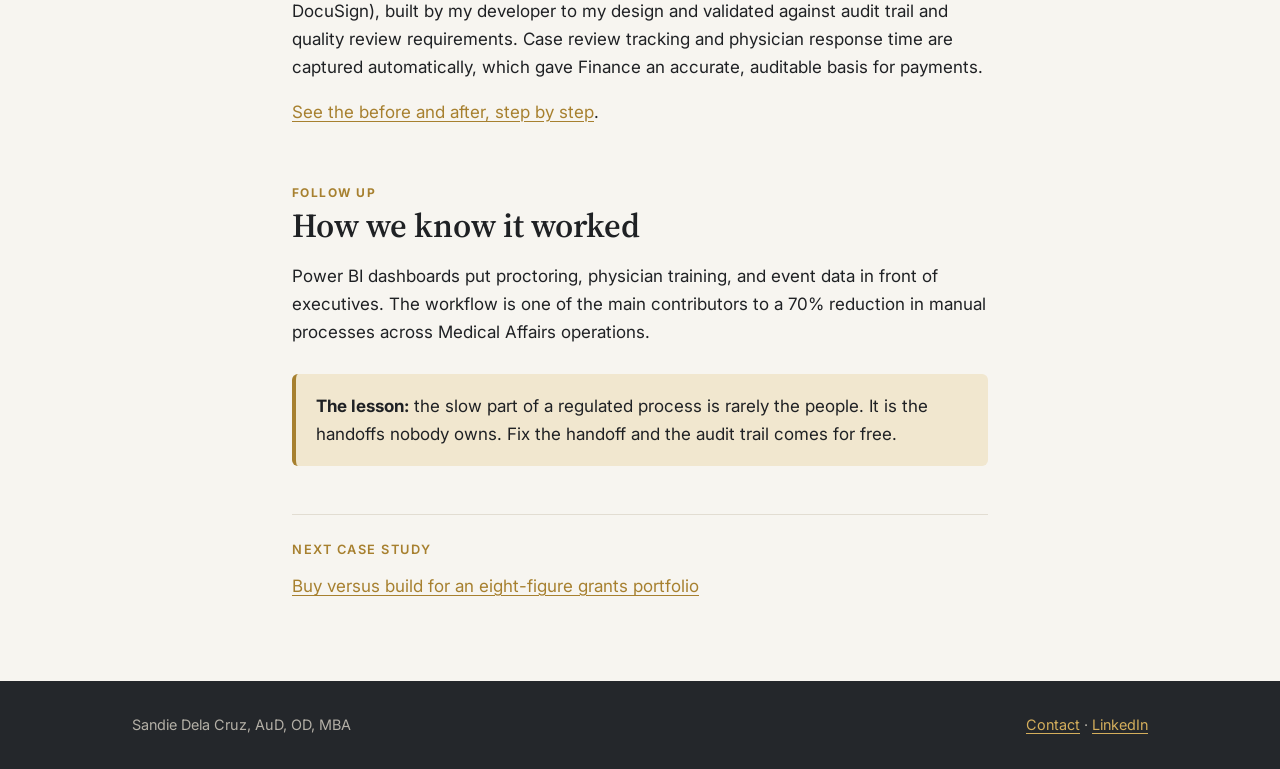
<file: work/physician-training-workflow.html>
<!doctype html>
<html lang="en">
<head>
  <meta charset="UTF-8">
  <meta name="viewport" content="width=device-width, initial-scale=1.0">
  <title>Physician Training Workflow | Sandie Dela Cruz</title>
  <meta name="description" content="Case study: redesigning a physician training and proctoring workflow end to end in a regulated medical device company.">
  <link rel="preconnect" href="https://fonts.googleapis.com">
  <link rel="preconnect" href="https://fonts.gstatic.com" crossorigin>
  <link href="https://fonts.googleapis.com/css2?family=Inter:wght@400;500;600;700&family=Source+Serif+4:wght@500;600&display=swap" rel="stylesheet">
  <link rel="stylesheet" href="../css/styles.css">
</head>
<body>
  <header class="site-header">
    <div class="wrap">
      <a class="brand" href="../index.html">Sandie Dela Cruz <span>AuD, OD, MBA</span></a>
      <nav class="nav" aria-label="Main">
        <a href="../index.html#work" aria-current="page">Work</a>
        <a href="../index.html#method">Method</a>
        <a href="../learning.html">Learning</a>
        <a href="../samples.html">Samples</a>
        <a href="../speaking.html">Speaking</a>
        <a href="../contact.html">Contact</a>
      </nav>
    </div>
  </header>

  <main>
    <div class="hero">
      <div class="wrap">
        <p class="eyebrow">Case study · Workflow redesign</p>
        <h1>Rebuilding a physician training workflow end to end</h1>
        <p class="lede">Physician training is how a medical device reaches patients safely. The process around it ran on inboxes, spreadsheets, and memory.</p>
        <div class="case-meta">
          <div><b>Setting</b>Medical Affairs, global medical device company</div>
          <div><b>My role</b>Designed the workflow and led delivery</div>
          <div><b>Constraints</b>FDA 21 CFR Part 11, Sunshine Act, audit trail</div>
          <div><b>Result</b>Part of a 70% cut in manual processes</div>
        </div>
      </div>
    </div>

    <section>
      <div class="wrap case-body">
        <h2><small>Examine</small> The complaint</h2>
        <p>Every physician training event needed an expert proctor confirmed, scheduled, reminded, followed up, and paid. Each step was a manual handoff. The symptom people noticed was slow turnaround. The real risk was an incomplete record in a function that has to prove what happened.</p>

        <h2><small>Diagnose</small> Where it broke</h2>
        <p>Mapping the actual flow showed the breaks sat at the handoffs, not with the people. Confirmations lived in email. Case reviews and response times were tracked in manual logs. Finance had no clean, auditable basis for proctor payments. More training would not have fixed any of it. This was a system gap.</p>

        <h2><small>Prescribe</small> What to automate, what to keep</h2>
        <ul>
          <li>Automate the predictable, repetitive steps: confirmations, calendar invitations, reminders, surveys, and follow up.</li>
          <li>Digitize training attestations so the record is created as the work happens, not reconstructed later.</li>
          <li>Keep judgment with people: clinical decisions and exceptions stay with the team.</li>
        </ul>

        <h2><small>Treat</small> What we built</h2>
        <p>One workflow on the Microsoft stack (Power Automate, SharePoint, Microsoft Forms, DocuSign), built by my developer to my design and validated against audit trail and quality review requirements. Case review tracking and physician response time are captured automatically, which gave Finance an accurate, auditable basis for payments.</p>

        <p><a href="../samples.html#workflow">See the before and after, step by step</a>.</p>

        <h2><small>Follow Up</small> How we know it worked</h2>
        <p>Power BI dashboards put proctoring, physician training, and event data in front of executives. The workflow is one of the main contributors to a 70% reduction in manual processes across Medical Affairs operations.</p>

        <div class="callout">
          <p><b>The lesson:</b> the slow part of a regulated process is rarely the people. It is the handoffs nobody owns. Fix the handoff and the audit trail comes for free.</p>
        </div>

        <div class="next-case">
          <p class="eyebrow">Next case study</p>
          <p><a href="grants-portfolio.html">Buy versus build for an eight-figure grants portfolio</a></p>
        </div>
      </div>
    </section>
  </main>

  <footer class="site-footer">
    <div class="wrap">
      <span>Sandie Dela Cruz, AuD, OD, MBA</span>
      <span><a href="../contact.html">Contact</a> · <a href="https://www.linkedin.com/in/sandiedelacruz">LinkedIn</a></span>
    </div>
  </footer>
</body>
</html>
</file>
<file: css/styles.css>
:root {
  --bg: #f7f5f0;
  --surface: #ffffff;
  --ink: #1f2124;
  --ink-soft: #4a4d52;
  --line: #e2ddd2;
  --charcoal: #24272b;
  --gold: #a7802f;
  --gold-soft: #f1e7cf;
  --on-charcoal: #f4f1ea;
  --max: 1080px;
}

@media (prefers-color-scheme: dark) {
  :root:not([data-theme="light"]) {
    --bg: #17191c;
    --surface: #202327;
    --ink: #ece9e2;
    --ink-soft: #b4b0a7;
    --line: #34383d;
    --charcoal: #101214;
    --gold: #d4ae5c;
    --gold-soft: #3a3222;
    --on-charcoal: #f4f1ea;
  }
}

* { box-sizing: border-box; }

html { scroll-behavior: smooth; }

body {
  margin: 0;
  background: var(--bg);
  color: var(--ink);
  font-family: "Inter", system-ui, -apple-system, "Segoe UI", sans-serif;
  font-size: 17px;
  line-height: 1.65;
  -webkit-font-smoothing: antialiased;
}

h1, h2, h3 {
  font-family: "Source Serif 4", Georgia, serif;
  font-weight: 600;
  line-height: 1.2;
  margin: 0 0 0.5em;
}

h1 { font-size: clamp(2.1rem, 5vw, 3.3rem); letter-spacing: -0.01em; }
h2 { font-size: clamp(1.6rem, 3.2vw, 2.1rem); }
h3 { font-size: 1.25rem; }

p { margin: 0 0 1em; }

a { color: var(--gold); text-underline-offset: 3px; }
a:hover { text-decoration-thickness: 2px; }

.wrap { max-width: var(--max); margin: 0 auto; padding: 0 16px; }
@media (min-width: 720px) { .wrap { padding: 0 32px; } }

/* Header */
.site-header {
  background: var(--charcoal);
  color: var(--on-charcoal);
}
.site-header .wrap {
  display: flex;
  flex-wrap: wrap;
  align-items: center;
  justify-content: space-between;
  gap: 12px;
  padding-top: 18px;
  padding-bottom: 18px;
}
.brand {
  color: var(--on-charcoal);
  text-decoration: none;
  font-family: "Source Serif 4", Georgia, serif;
  font-size: 1.15rem;
  font-weight: 600;
}
.brand span { color: #d4ae5c; font-weight: 500; }
.nav { display: flex; flex-wrap: wrap; gap: 4px 20px; }
.nav a {
  color: var(--on-charcoal);
  text-decoration: none;
  font-size: 0.95rem;
  opacity: 0.85;
}
.nav a:hover, .nav a[aria-current="page"] { opacity: 1; color: #d4ae5c; }

/* Hero */
.hero {
  background: var(--charcoal);
  color: var(--on-charcoal);
  padding: 56px 0 72px;
}
.hero .eyebrow { color: #d4ae5c; }
.hero p.lede { font-size: 1.2rem; max-width: 46ch; color: #d9d5cc; }
.eyebrow {
  text-transform: uppercase;
  letter-spacing: 0.12em;
  font-size: 0.8rem;
  font-weight: 600;
  color: var(--gold);
  margin-bottom: 12px;
}

.btn {
  display: inline-block;
  padding: 12px 22px;
  border-radius: 6px;
  background: #d4ae5c;
  color: #1f2124;
  font-weight: 600;
  text-decoration: none;
  margin: 8px 12px 0 0;
}
.btn.ghost {
  background: transparent;
  color: var(--on-charcoal);
  border: 1px solid #6b6e73;
}
.btn:hover { filter: brightness(1.05); }

/* Sections */
section { padding: 64px 0; }
section + section { border-top: 1px solid var(--line); }

.stats {
  display: grid;
  grid-template-columns: repeat(auto-fit, minmax(200px, 1fr));
  gap: 16px;
  margin-top: 24px;
}
.stat {
  background: var(--surface);
  border: 1px solid var(--line);
  border-radius: 8px;
  padding: 20px;
}
.stat strong {
  display: block;
  font-family: "Source Serif 4", Georgia, serif;
  font-size: 2.2rem;
  color: var(--gold);
  line-height: 1.1;
}
.stat span { color: var(--ink-soft); font-size: 0.95rem; }

.steps {
  list-style: none;
  padding: 0;
  margin: 24px 0 0;
  display: grid;
  grid-template-columns: repeat(auto-fit, minmax(180px, 1fr));
  gap: 16px;
  counter-reset: step;
}
.steps li {
  background: var(--surface);
  border: 1px solid var(--line);
  border-top: 3px solid var(--gold);
  border-radius: 8px;
  padding: 18px;
  counter-increment: step;
}
.steps li::before {
  content: "0" counter(step);
  display: block;
  font-weight: 700;
  color: var(--gold);
  font-size: 0.85rem;
  letter-spacing: 0.1em;
  margin-bottom: 6px;
}
.steps h3 { margin-bottom: 6px; }
.steps p { margin: 0; color: var(--ink-soft); font-size: 0.95rem; }

.cards {
  display: grid;
  grid-template-columns: repeat(auto-fit, minmax(260px, 1fr));
  gap: 20px;
  margin-top: 24px;
}
.card {
  display: flex;
  flex-direction: column;
  background: var(--surface);
  border: 1px solid var(--line);
  border-radius: 10px;
  padding: 24px;
  text-decoration: none;
  color: var(--ink);
  transition: border-color 0.15s, transform 0.15s;
}
.card:hover { border-color: var(--gold); transform: translateY(-2px); }
.card .tag { font-size: 0.8rem; color: var(--gold); font-weight: 600; text-transform: uppercase; letter-spacing: 0.08em; }
.card h3 { margin: 8px 0; }
.card p { color: var(--ink-soft); font-size: 0.97rem; flex: 1; }
.card .result { font-weight: 600; color: var(--ink); margin: 0; }

.two-col { display: grid; gap: 32px; }
@media (min-width: 820px) { .two-col { grid-template-columns: 1fr 1fr; } }

/* Case study */
.case-meta {
  display: grid;
  grid-template-columns: repeat(auto-fit, minmax(180px, 1fr));
  gap: 12px 24px;
  margin-top: 28px;
  font-size: 0.95rem;
}
.case-meta div { border-left: 2px solid #d4ae5c; padding-left: 12px; color: #d9d5cc; }
.case-meta b { display: block; color: var(--on-charcoal); }

.case-body { max-width: 760px; }
.case-body h2 {
  margin-top: 1.8em;
}
.case-body h2 small {
  display: block;
  margin-bottom: 4px;
  font-family: "Inter", system-ui, sans-serif;
  font-size: 0.75rem;
  letter-spacing: 0.12em;
  text-transform: uppercase;
  color: var(--gold);
  font-weight: 700;
}
.case-body ul { padding-left: 1.2em; }
.case-body li { margin-bottom: 0.5em; }

.callout {
  background: var(--gold-soft);
  border-left: 4px solid var(--gold);
  border-radius: 6px;
  padding: 18px 20px;
  margin: 28px 0;
}
.callout p:last-child { margin: 0; }

.next-case { margin-top: 48px; padding-top: 24px; border-top: 1px solid var(--line); }

/* Lists */
.talks { list-style: none; padding: 0; margin: 24px 0 0; }
.talks li {
  background: var(--surface);
  border: 1px solid var(--line);
  border-radius: 8px;
  padding: 20px;
  margin-bottom: 14px;
}
.talks .where { font-size: 0.85rem; color: var(--gold); font-weight: 600; text-transform: uppercase; letter-spacing: 0.08em; }
.talks h3 { margin: 6px 0; }
.talks p { margin: 0; color: var(--ink-soft); }

/* Footer */
.site-footer {
  background: var(--charcoal);
  color: #b4b0a7;
  padding: 32px 0;
  font-size: 0.9rem;
}
.site-footer a { color: #d4ae5c; }
.site-footer .wrap { display: flex; flex-wrap: wrap; justify-content: space-between; gap: 12px; }

/* Role toolkit pages */
.match { margin-top: 24px; border: 1px solid var(--line); border-radius: 10px; overflow: hidden; background: var(--surface); }
.match-row { display: grid; gap: 8px; padding: 18px 20px; }
.match-row + .match-row { border-top: 1px solid var(--line); }
.match-row div:last-child { color: var(--ink-soft); font-size: 0.97rem; }
@media (min-width: 760px) { .match-row { grid-template-columns: 2fr 3fr; gap: 28px; } }

.flow { list-style: none; padding: 0; margin: 24px 0 0; counter-reset: flow; }
.flow li {
  counter-increment: flow;
  position: relative;
  padding: 14px 16px 14px 56px;
  margin-bottom: 10px;
  background: var(--surface);
  border: 1px solid var(--line);
  border-radius: 8px;
}
.flow li::before {
  content: counter(flow);
  position: absolute; left: 16px; top: 13px;
  width: 26px; height: 26px; border-radius: 50%;
  background: var(--gold); color: #fff;
  font-weight: 700; font-size: 0.85rem;
  display: flex; align-items: center; justify-content: center;
}

/* Before and after workflow */
.legend { display: flex; flex-wrap: wrap; gap: 16px; font-size: 0.85rem; color: var(--ink-soft); margin: 16px 0 12px; }
.legend span { display: inline-flex; align-items: center; gap: 6px; }
.sw { width: 14px; height: 14px; border-radius: 3px; display: inline-block; }
.sw.manual { background: var(--line); }
.sw.auto { background: var(--gold); }
.sw.break { background: transparent; border: 2px solid #b5523b; }
.ba { border: 1px solid var(--line); border-radius: 10px; overflow: hidden; background: var(--surface); }
.ba-head { display: none; }
.ba-row { display: grid; gap: 8px; padding: 14px 16px; border-top: 1px solid var(--line); }
.ba-row:first-of-type { border-top: 0; }
.ba-step b { display: inline-flex; align-items: center; justify-content: center; width: 24px; height: 24px; margin-right: 10px; border-radius: 50%; background: var(--charcoal); color: #f4f1ea; font-size: 0.8rem; }
.ba-step { font-weight: 600; }
.ba-step em { display: inline-block; margin-left: 8px; font-style: normal; font-size: 0.72rem; font-weight: 700; text-transform: uppercase; letter-spacing: 0.06em; color: #b5523b; border: 1px solid #b5523b; border-radius: 4px; padding: 1px 6px; }
.ba-before, .ba-after { font-size: 0.93rem; padding: 8px 10px; border-radius: 6px; }
.ba-before { background: var(--bg); color: var(--ink-soft); border-left: 4px solid var(--line); }
.ba-after { background: var(--gold-soft); border-left: 4px solid var(--gold); }
.ba-before small, .ba-after small { display: block; font-size: 0.7rem; font-weight: 700; text-transform: uppercase; letter-spacing: 0.08em; color: var(--ink-soft); }
.ba-row.is-break { box-shadow: inset 4px 0 0 #b5523b; }
.ba-human .ba-after { background: var(--surface); border: 1px dashed var(--gold); }
@media (min-width: 820px) {
  .ba-head { display: grid; grid-template-columns: 1.3fr 1fr 1fr; gap: 16px; padding: 12px 16px; background: var(--charcoal); color: #f4f1ea; font-size: 0.8rem; font-weight: 700; text-transform: uppercase; letter-spacing: 0.08em; }
  .ba-row { grid-template-columns: 1.3fr 1fr 1fr; gap: 16px; align-items: center; }
  .ba-row:first-of-type { border-top: 1px solid var(--line); }
  .ba-before small, .ba-after small { display: none; }
}
@media (prefers-color-scheme: dark) { :root:not([data-theme="light"]) .sw.break, :root:not([data-theme="light"]) .ba-step em { border-color: #e07a62; color: #e07a62; } }
</file>
